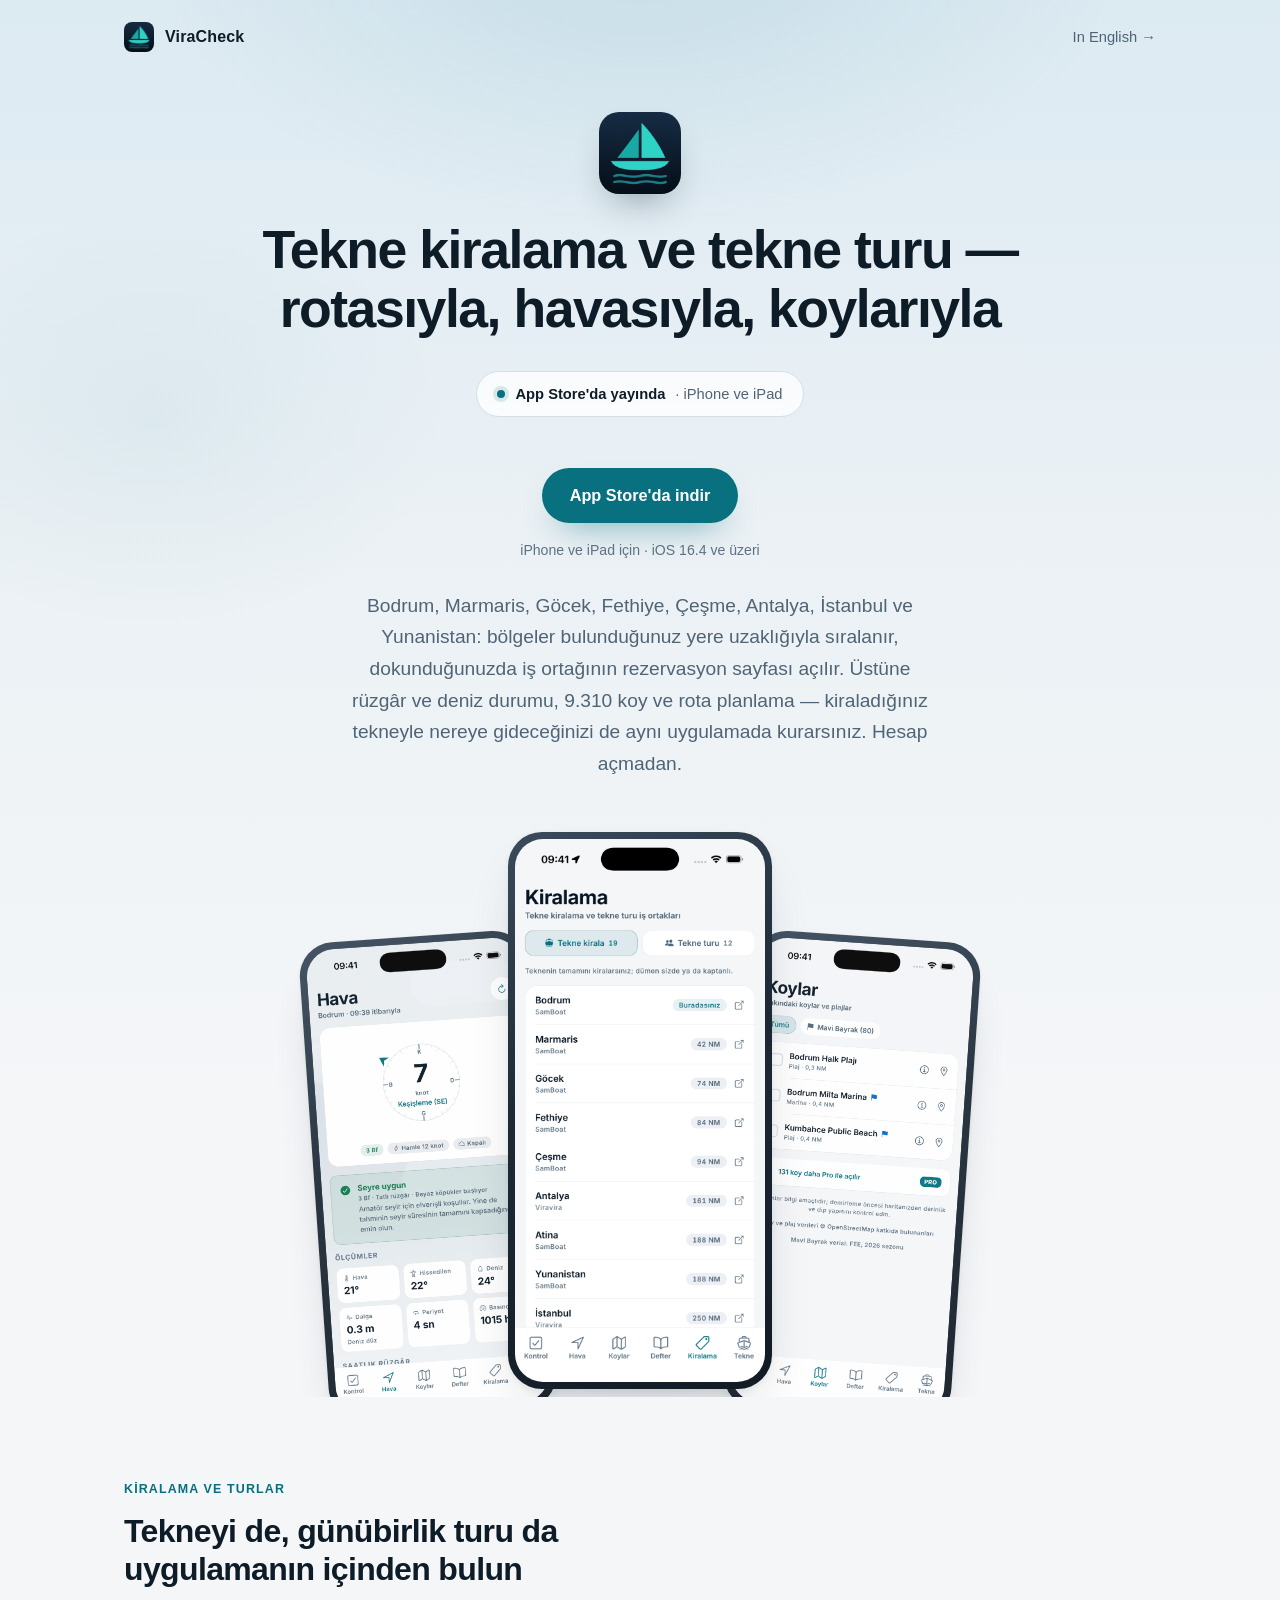
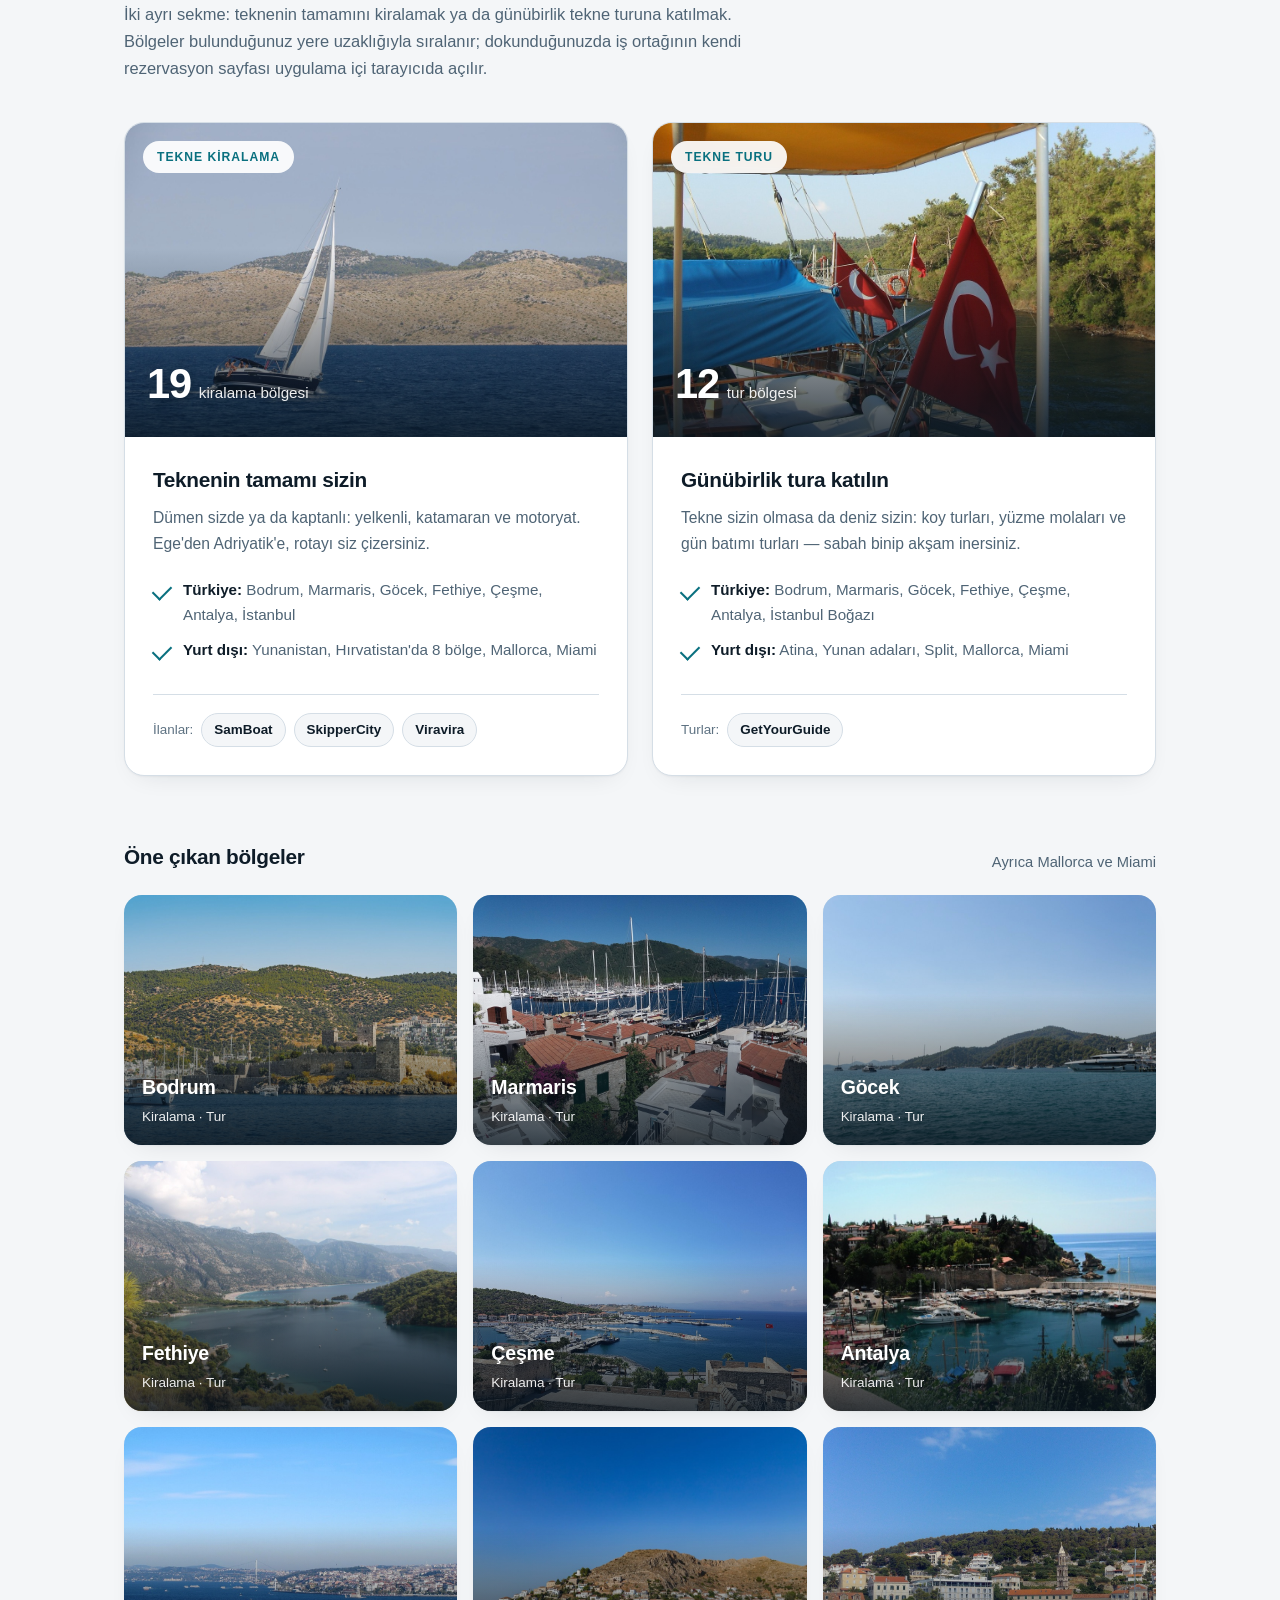
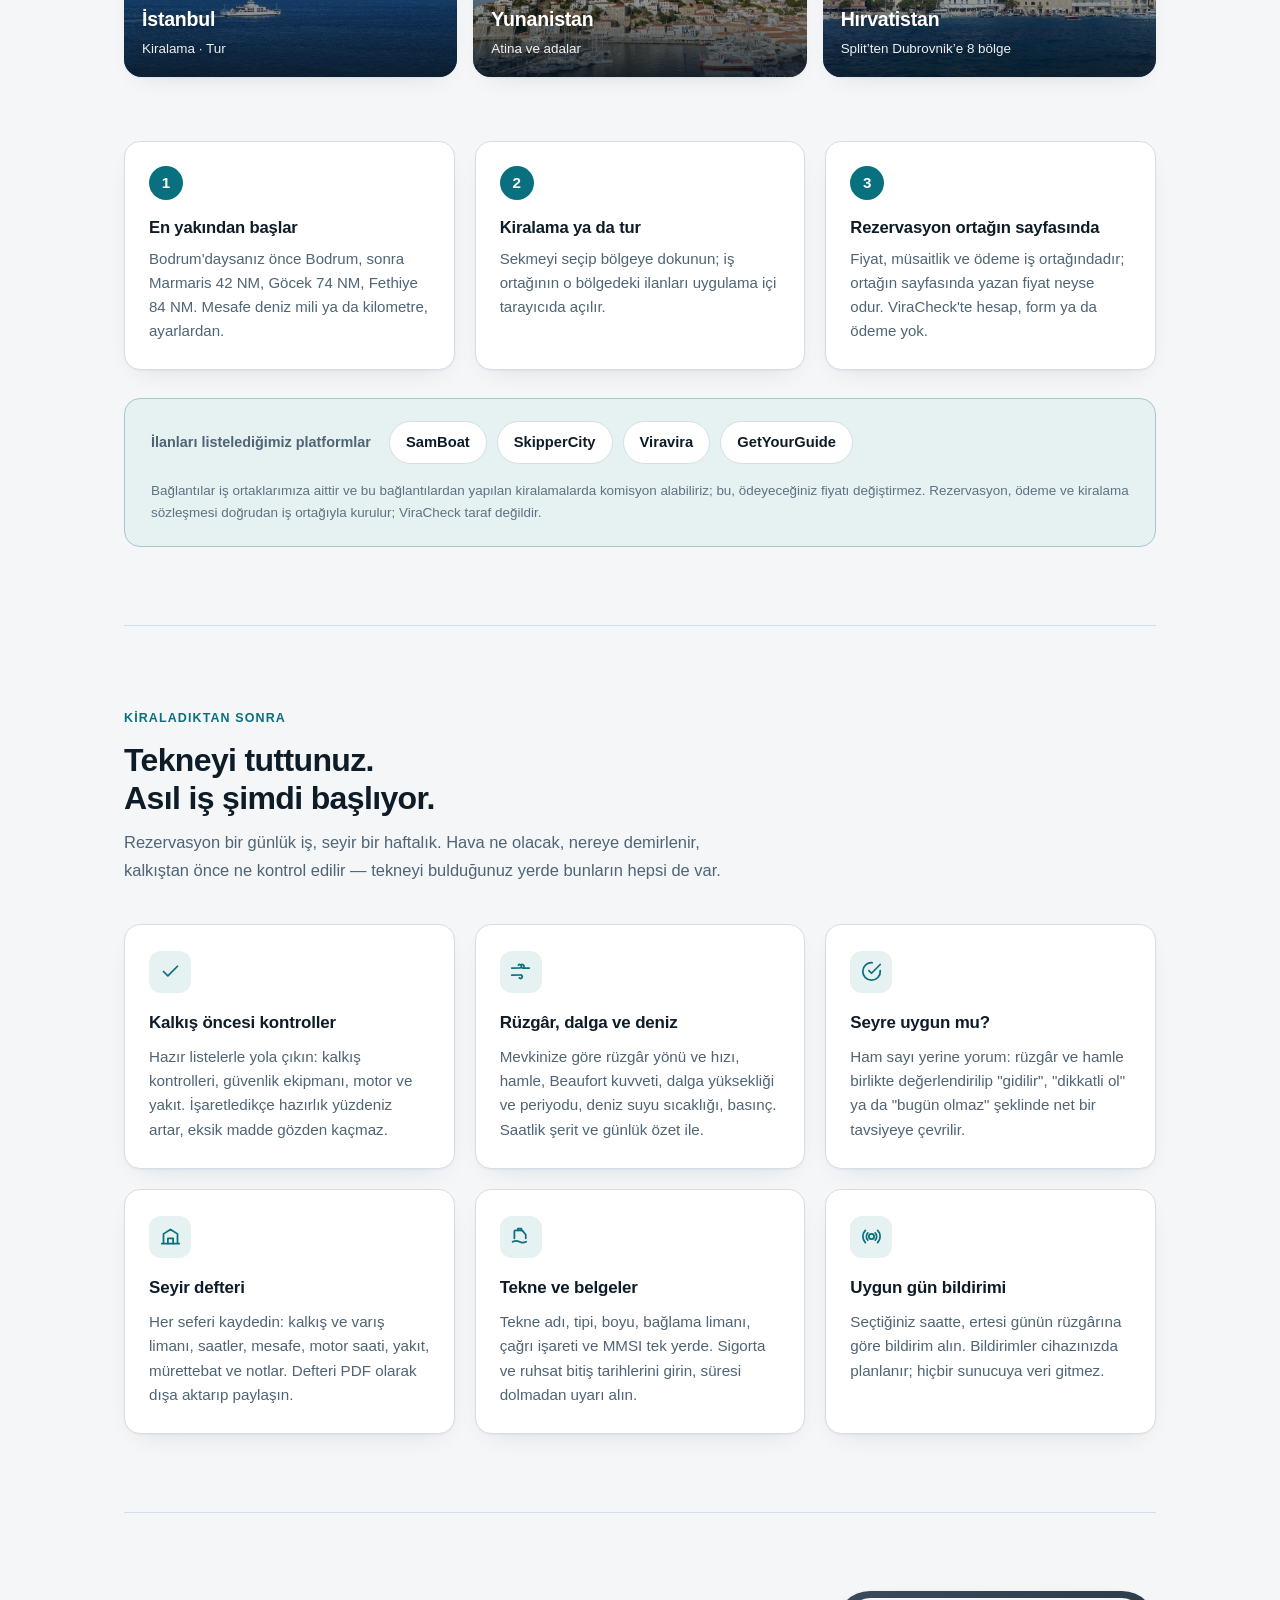
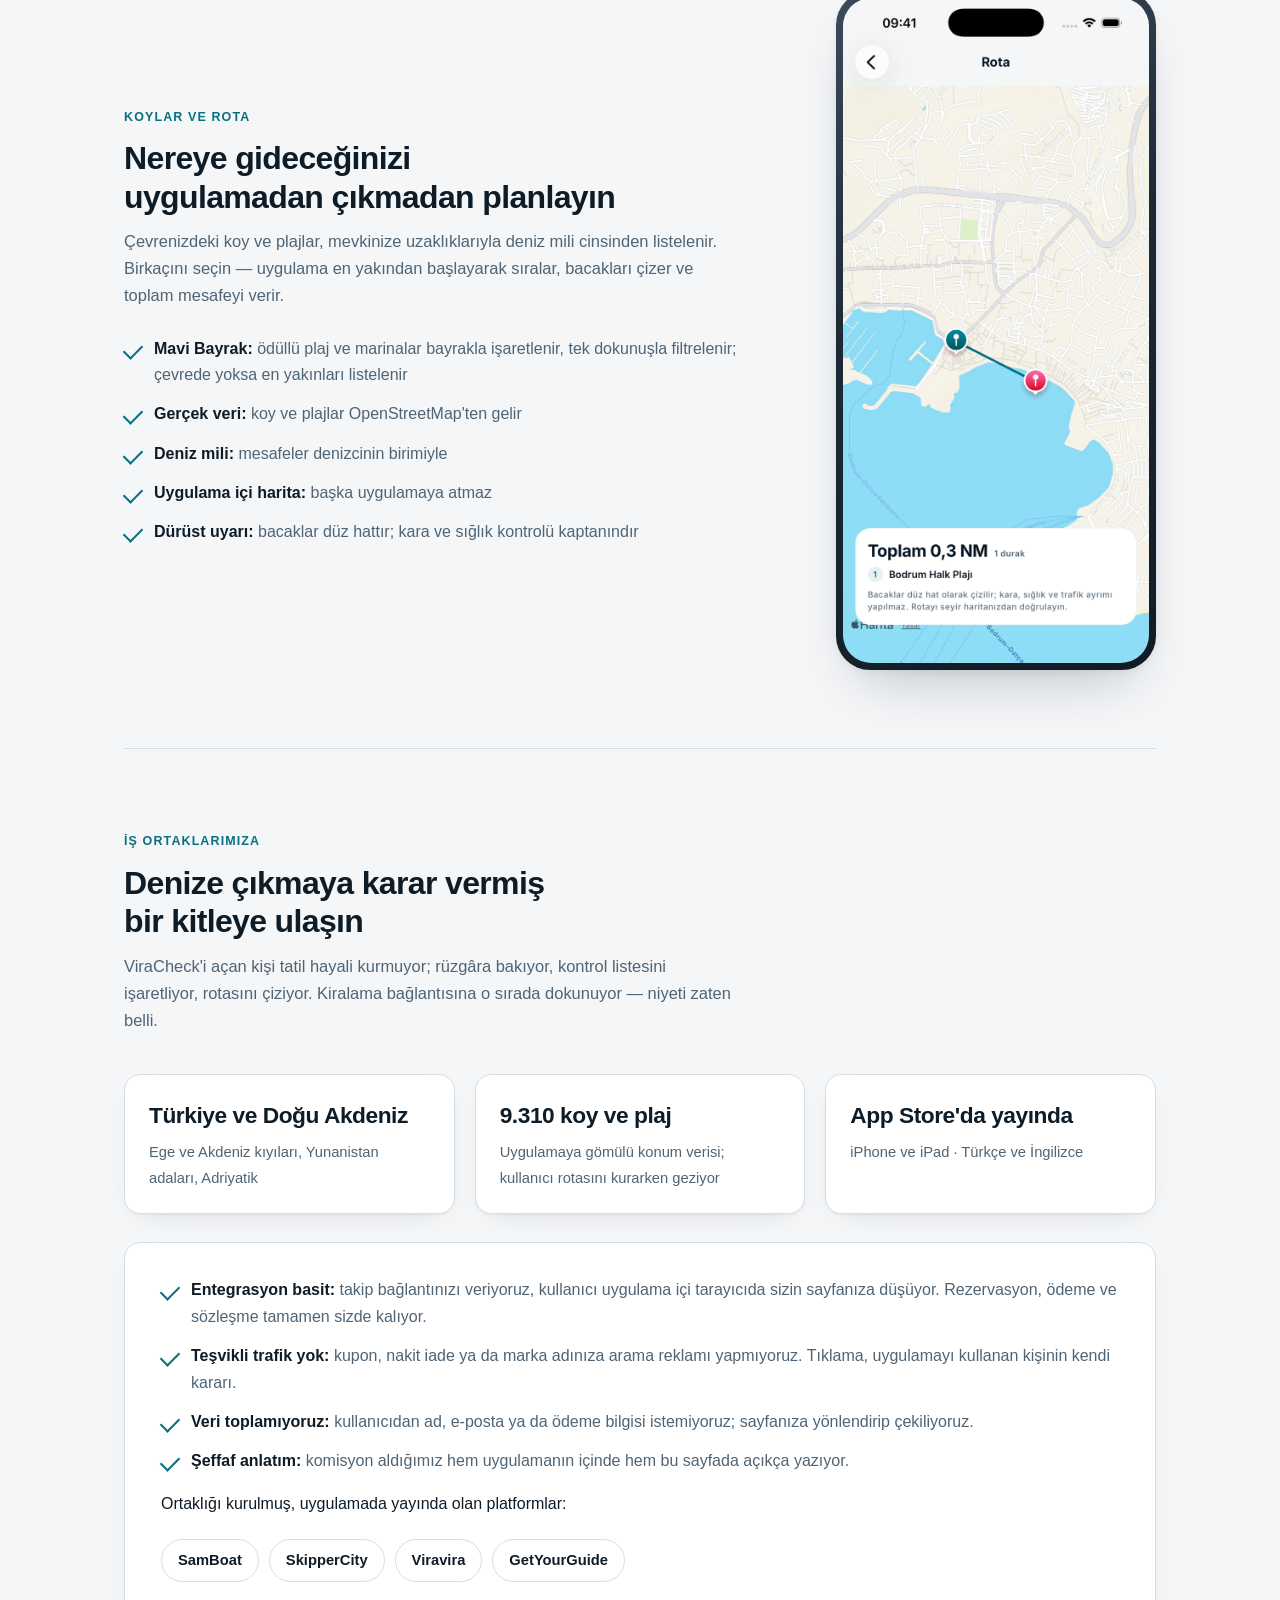
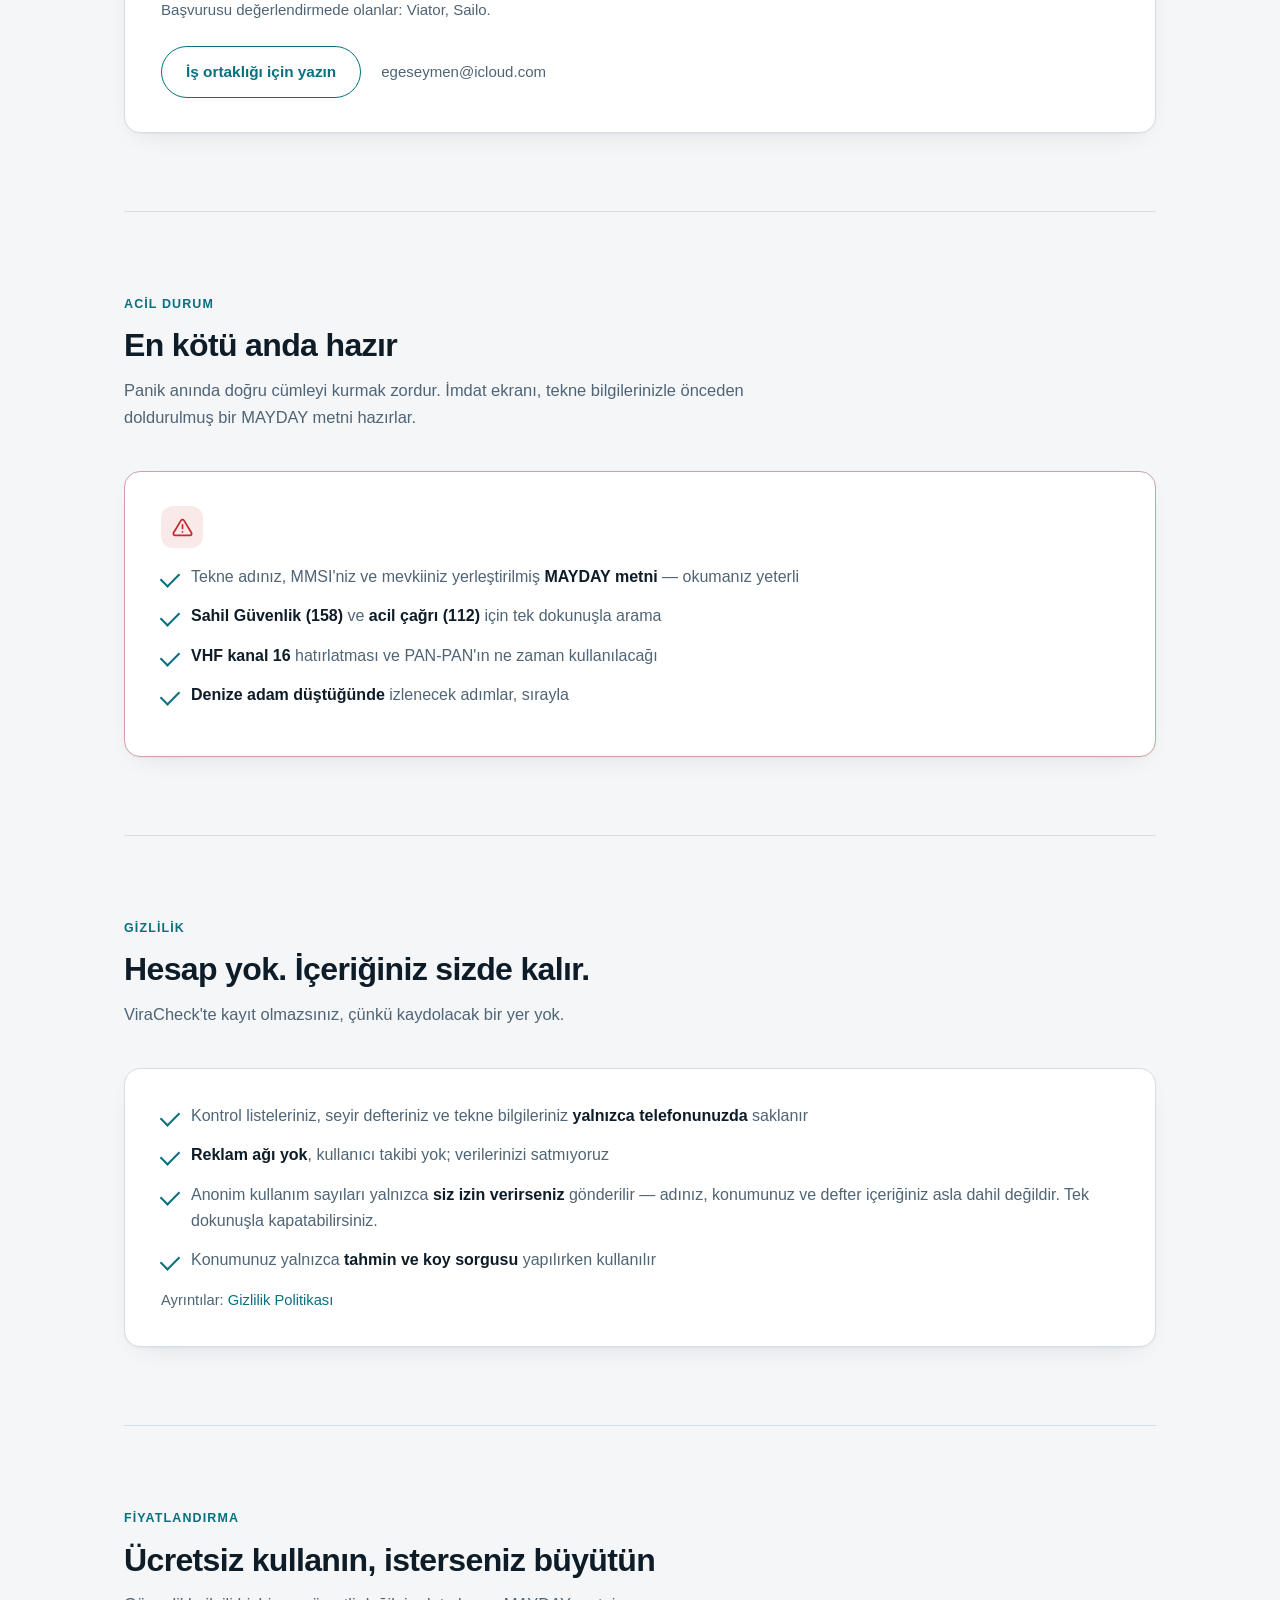
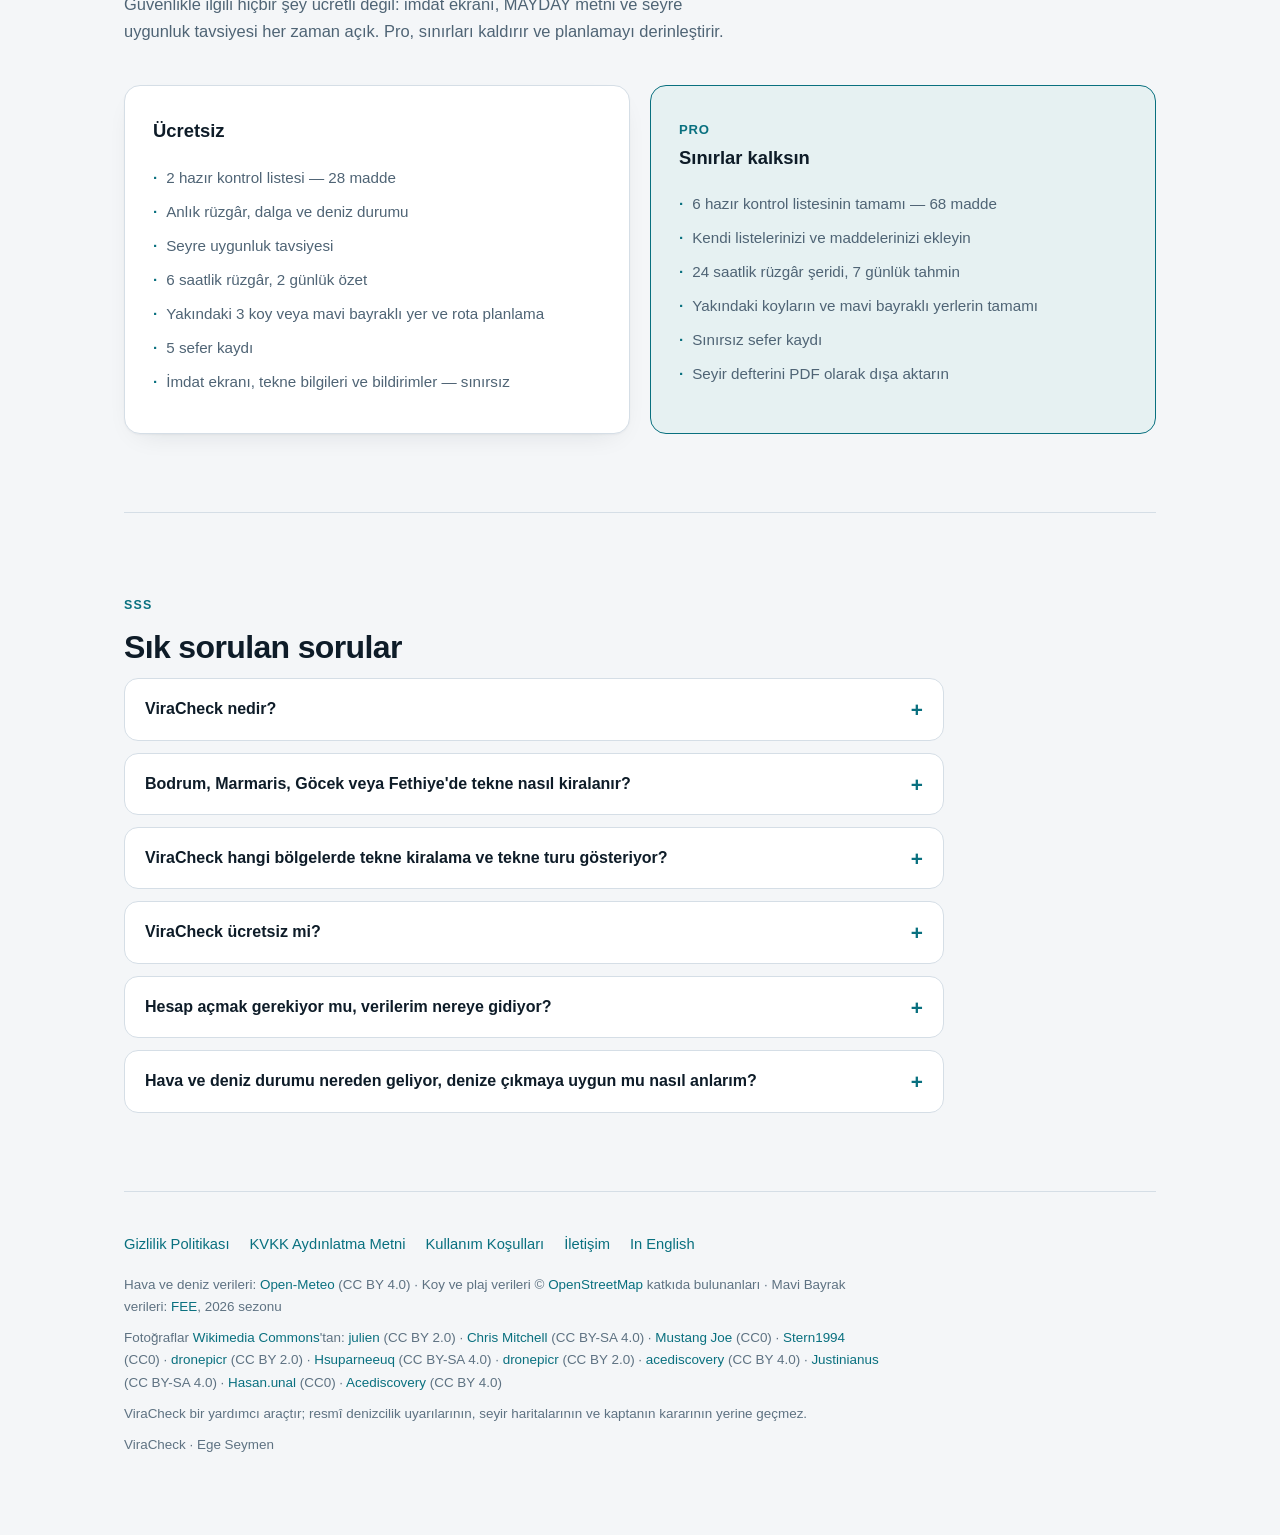
<file: index.html>
<!doctype html>
<html lang="tr">
<head>
<meta charset="utf-8">
<meta name="viewport" content="width=device-width, initial-scale=1">
<title>ViraCheck — Tekne Kiralama, Tekne Turu ve Seyir Asistanı</title>
<meta name="description" content="Ege ve Akdeniz'de tekne kiralama ve günübirlik tekne turu — bölgeler bulunduğunuz yere uzaklığıyla sıralanır. Üstüne rüzgâr ve deniz durumu, 9.310 koy, rota planlama ve kontrol listeleri. Hesap yok.">
<link rel="canonical" href="https://egesey.github.io/viracheck/">
<link rel="icon" href="favicon.png" type="image/png">
<link rel="apple-touch-icon" href="icon.png">
<meta name="theme-color" content="#F4F6F8">
<!-- Impact iş ortağı ağı site doğrulaması. -->
<meta name='impact-site-verification' value='7d20c3fe-10fc-4278-ba26-3518eeddc6a9'>
<meta property="og:title" content="ViraCheck — Tekne Kiralama, Tekne Turu ve Seyir Asistanı">
<meta property="og:description" content="Tekne kiralayın ya da günübirlik tura çıkın; rotayı, havayı ve koyları aynı uygulamada planlayın.">
<meta property="og:type" content="website">
<meta property="og:url" content="https://egesey.github.io/viracheck/">
<meta property="og:image" content="https://egesey.github.io/viracheck/icon.png">
<link rel="alternate" hreflang="tr" href="https://egesey.github.io/viracheck/">
<link rel="alternate" hreflang="en" href="https://egesey.github.io/viracheck/index-en.html">
<link rel="alternate" hreflang="x-default" href="https://egesey.github.io/viracheck/">
<link rel="sitemap" type="application/xml" href="sitemap.xml">
<meta property="og:site_name" content="ViraCheck">
<meta property="og:locale" content="tr_TR">
<meta property="og:locale:alternate" content="en_US">
<meta name="twitter:card" content="summary">
<meta name="apple-itunes-app" content="app-id=6806044930">
<script type="application/ld+json">
{
 "@context": "https://schema.org",
 "@graph": [
  {
   "@type": "WebSite",
   "@id": "https://egesey.github.io/viracheck/#website",
   "url": "https://egesey.github.io/viracheck/",
   "name": "ViraCheck",
   "inLanguage": [
    "tr",
    "en"
   ],
   "publisher": {
    "@id": "https://egesey.github.io/viracheck/#ege"
   }
  },
  {
   "@type": "Person",
   "@id": "https://egesey.github.io/viracheck/#ege",
   "name": "Ege Seymen",
   "email": "egeseymen@icloud.com"
  },
  {
   "@type": "MobileApplication",
   "@id": "https://egesey.github.io/viracheck/#app",
   "name": "ViraCheck",
   "description": "iPhone ve iPad için tekne kiralama, günübirlik tekne turu ve seyir asistanı: rüzgâr ve deniz durumu, 9.310 koy, rota planlama, kontrol listeleri, seyir defteri ve acil durum ekranı.",
   "url": "https://egesey.github.io/viracheck/",
   "downloadUrl": "https://apps.apple.com/tr/app/viracheck/id6806044930",
   "installUrl": "https://apps.apple.com/tr/app/viracheck/id6806044930",
   "sameAs": [
    "https://apps.apple.com/tr/app/viracheck/id6806044930",
    "https://apps.apple.com/us/app/viracheck/id6806044930"
   ],
   "image": "https://egesey.github.io/viracheck/icon.png",
   "screenshot": [
    "https://egesey.github.io/viracheck/screens/tr/kiralama.png",
    "https://egesey.github.io/viracheck/screens/tr/hava.png",
    "https://egesey.github.io/viracheck/screens/tr/koylar.png",
    "https://egesey.github.io/viracheck/screens/tr/rota.png",
    "https://egesey.github.io/viracheck/screens/tr/kontrol.png"
   ],
   "operatingSystem": "iOS 16.4 or later",
   "applicationCategory": "TravelApplication",
   "applicationSubCategory": "Boating & Navigation",
   "inLanguage": [
    "tr",
    "en"
   ],
   "featureList": [
    "Tekne kiralama (19 bölge)",
    "Günübirlik tekne turu (12 bölge)",
    "Rüzgâr, dalga ve deniz durumu",
    "Seyre uygunluk tavsiyesi",
    "9.310 koy ve plaj, Mavi Bayrak filtresi",
    "Rota planlama (deniz mili)",
    "Kalkış öncesi kontrol listeleri",
    "Seyir defteri ve PDF dışa aktarma",
    "MAYDAY metni ve acil durum ekranı",
    "Hesapsız kullanım"
   ],
   "author": {
    "@id": "https://egesey.github.io/viracheck/#ege"
   },
   "offers": {
    "@type": "Offer",
    "price": "0",
    "priceCurrency": "TRY",
    "category": "free"
   }
  },
  {
   "@type": "FAQPage",
   "@id": "https://egesey.github.io/viracheck/#sss",
   "inLanguage": "tr",
   "mainEntity": [
    {
     "@type": "Question",
     "name": "ViraCheck nedir?",
     "acceptedAnswer": {
      "@type": "Answer",
      "text": "ViraCheck, iPhone ve iPad için bir tekne kiralama, tekne turu ve seyir asistanı uygulamasıdır. Ege ve Akdeniz'de tekne kiralama ve günübirlik tekne turu bulmayı; rüzgâr ve deniz durumu, 9.310 koy ve plaj, rota planlama, kalkış öncesi kontrol listeleri, seyir defteri ve acil durum (MAYDAY) ekranıyla tek uygulamada birleştirir."
     }
    },
    {
     "@type": "Question",
     "name": "Bodrum, Marmaris, Göcek veya Fethiye'de tekne nasıl kiralanır?",
     "acceptedAnswer": {
      "@type": "Answer",
      "text": "ViraCheck'te Kiralama sekmesini açın. Bölgeler bulunduğunuz yere uzaklığıyla sıralanır; bir bölgeye dokunduğunuzda SamBoat, SkipperCity veya Viravira'nın o bölgedeki ilanları uygulama içi tarayıcıda açılır. Fiyat, müsaitlik, ödeme ve kiralama sözleşmesi doğrudan iş ortağıyla yapılır."
     }
    },
    {
     "@type": "Question",
     "name": "ViraCheck hangi bölgelerde tekne kiralama ve tekne turu gösteriyor?",
     "acceptedAnswer": {
      "@type": "Answer",
      "text": "19 kiralama bölgesi var: Türkiye'de Bodrum, Marmaris, Göcek, Fethiye, Çeşme, Antalya ve İstanbul; yurt dışında Yunanistan, Hırvatistan'da 8 bölge, Mallorca ve Miami. Günübirlik tekne turları (GetYourGuide) 12 bölgede: Bodrum, Marmaris, Göcek, Fethiye, Çeşme, Antalya, İstanbul Boğazı, Atina, Yunan adaları, Split, Mallorca ve Miami."
     }
    },
    {
     "@type": "Question",
     "name": "ViraCheck ücretsiz mi?",
     "acceptedAnswer": {
      "@type": "Answer",
      "text": "Evet, indirmesi ve temel kullanımı ücretsizdir. İmdat ekranı, MAYDAY metni ve seyre uygunluk tavsiyesi gibi güvenlikle ilgili özellikler her zaman ücretsizdir. İsteğe bağlı Pro abonelik 7 günlük tahmin, tüm kontrol listeleri, tüm yakın koylar, sınırsız sefer kaydı ve PDF seyir defteri ekler."
     }
    },
    {
     "@type": "Question",
     "name": "Hesap açmak gerekiyor mu, verilerim nereye gidiyor?",
     "acceptedAnswer": {
      "@type": "Answer",
      "text": "Hesap yoktur. Kontrol listeleri, seyir defteri ve tekne bilgileri yalnızca telefonda saklanır. Reklam ağı ve kullanıcı takibi yoktur; konum yalnızca hava tahmini ve koy sorgusu için kullanılır."
     }
    },
    {
     "@type": "Question",
     "name": "Hava ve deniz durumu nereden geliyor, denize çıkmaya uygun mu nasıl anlarım?",
     "acceptedAnswer": {
      "@type": "Answer",
      "text": "Rüzgâr, hamle, dalga ve deniz suyu sıcaklığı Open-Meteo'dan, koy ve plajlar OpenStreetMap'ten gelir. Uygulama rüzgârı ve hamleyi birlikte değerlendirip \"gidilir\", \"dikkatli ol\" ya da \"bugün olmaz\" şeklinde tavsiye verir. ViraCheck yardımcı bir araçtır; resmî denizcilik uyarılarının ve kaptanın kararının yerine geçmez."
     }
    }
   ]
  }
 ]
}
</script>
<link rel="stylesheet" href="site.css?v=9">
</head>
<body>

<div class="hero">
  <div class="wrap">
    <nav class="nav">
      <span class="brand"><img src="icon.png" alt=""> ViraCheck</span>
      <a href="index-en.html">In English →</a>
    </nav>

    <div class="hero-inner">
      <img class="mark" src="icon.png" alt="ViraCheck uygulama simgesi" width="82" height="82">
      <h1>Tekne kiralama ve tekne turu —<br>rotasıyla, havasıyla, koylarıyla</h1>
      <p class="pill"><span class="dot"></span><b>App Store'da yayında</b> · iPhone ve iPad</p>
      <!--
        Tam kanonik adres (ülke + ad + kimlik) kullanılıyor. Kısa "/app/id…"
        biçimi macOS'ta App Store uygulamasına devredilince çözülemeyip hata
        veriyordu; ViraCheck iPhone ve iPad uygulaması, Mac'te listelenmiyor.
      -->
      <p><a class="store-btn" href="https://apps.apple.com/tr/app/viracheck/id6806044930" target="_blank" rel="noopener">App Store'da indir</a></p>
      <p class="store-not">iPhone ve iPad için · iOS 16.4 ve üzeri</p>
      <p class="lead">
        Bodrum, Marmaris, Göcek, Fethiye, Çeşme, Antalya, İstanbul ve Yunanistan:
        bölgeler bulunduğunuz yere uzaklığıyla sıralanır, dokunduğunuzda iş
        ortağının rezervasyon sayfası açılır. Üstüne rüzgâr ve deniz durumu,
        9.310 koy ve rota planlama — kiraladığınız tekneyle nereye gideceğinizi
        de aynı uygulamada kurarsınız. Hesap açmadan.
      </p>

      <!--
        Ortadaki telefon sayfanın vaadini taşıyor. Kiralama asıl gelir kaynağı
        olduğu için merkeze o alındı; hava ve koylar yanlarda, uygulamanın
        kiralamadan sonrasını da çözdüğünü gösteriyor.
      -->
      <div class="stage">
        <div class="phone side left">
          <img src="screens/tr/hava.png" alt="Hava ekranı: rüzgâr gülü, Beaufort kuvveti ve deniz durumu" width="720" height="1565">
        </div>
        <div class="phone center">
          <img src="screens/tr/kiralama.png" alt="Kiralama ekranı: Bodrum, Marmaris, Göcek ve Fethiye bölgeleri, mevkiye uzaklıklarıyla" width="720" height="1565">
        </div>
        <div class="phone side right">
          <img src="screens/tr/koylar.png?v=2" alt="Koylar ekranı: yakındaki koy, plaj ve mavi bayraklı marinalar, mesafeleriyle" width="720" height="1565">
        </div>
      </div>
    </div>
  </div>
</div>

<div class="wrap">

<section id="kiralama">
  <p class="eyebrow">Kiralama ve turlar</p>
  <h2>Tekneyi de, günübirlik turu da<br>uygulamanın içinden bulun</h2>
  <p class="sub">
    İki ayrı sekme: teknenin tamamını kiralamak ya da günübirlik tekne turuna
    katılmak. Bölgeler bulunduğunuz yere uzaklığıyla sıralanır; dokunduğunuzda
    iş ortağının kendi rezervasyon sayfası uygulama içi tarayıcıda açılır.
  </p>

  <div class="offers">
    <article class="offer">
      <div class="offer-media">
        <img src="img/kiralama-yelken.jpg" alt="Kornati takımadalarında yelken açmış bir yat" width="1400" height="929" loading="lazy">
        <span class="offer-tag">Tekne kiralama</span>
        <p class="offer-count"><b>19</b><span>kiralama bölgesi</span></p>
      </div>
      <div class="offer-body">
        <h3>Teknenin tamamı sizin</h3>
        <p>Dümen sizde ya da kaptanlı: yelkenli, katamaran ve motoryat. Ege'den Adriyatik'e, rotayı siz çizersiniz.</p>
        <ul class="checks">
          <li><strong>Türkiye:</strong> Bodrum, Marmaris, Göcek, Fethiye, Çeşme, Antalya, İstanbul</li>
          <li><strong>Yurt dışı:</strong> Yunanistan, Hırvatistan'da 8 bölge, Mallorca, Miami</li>
        </ul>
        <div class="offer-partners"><span>İlanlar:</span><span class="chip">SamBoat</span><span class="chip">SkipperCity</span><span class="chip">Viravira</span></div>
      </div>
    </article>

    <article class="offer">
      <div class="offer-media">
        <img src="img/kiralama-gulet.jpg" alt="Bodrum'da bir guletin güvertesi, Türk bayrakları ve gölgelik" width="1200" height="900" loading="lazy">
        <span class="offer-tag">Tekne turu</span>
        <p class="offer-count"><b>12</b><span>tur bölgesi</span></p>
      </div>
      <div class="offer-body">
        <h3>Günübirlik tura katılın</h3>
        <p>Tekne sizin olmasa da deniz sizin: koy turları, yüzme molaları ve gün batımı turları — sabah binip akşam inersiniz.</p>
        <ul class="checks">
          <li><strong>Türkiye:</strong> Bodrum, Marmaris, Göcek, Fethiye, Çeşme, Antalya, İstanbul Boğazı</li>
          <li><strong>Yurt dışı:</strong> Atina, Yunan adaları, Split, Mallorca, Miami</li>
        </ul>
        <div class="offer-partners"><span>Turlar:</span><span class="chip">GetYourGuide</span></div>
      </div>
    </article>
  </div>

  <div class="regions-head">
    <h3>Öne çıkan bölgeler</h3>
    <p>Ayrıca Mallorca ve Miami</p>
  </div>
  <div class="region-grid">
    <figure class="region">
      <img src="img/bolge-bodrum.jpg" alt="Bodrum Kalesi ve limanı" width="1000" height="667" loading="lazy">
      <figcaption><b>Bodrum</b><span>Kiralama · Tur</span></figcaption>
    </figure>
    <figure class="region">
      <img src="img/bolge-marmaris.jpg" alt="Marmaris marinasına yukarıdan bakış" width="1000" height="750" loading="lazy">
      <figcaption><b>Marmaris</b><span>Kiralama · Tur</span></figcaption>
    </figure>
    <figure class="region">
      <img src="img/bolge-gocek.jpg" alt="Göcek Körfezi'nde demirli yatlar" width="1000" height="666" loading="lazy">
      <figcaption><b>Göcek</b><span>Kiralama · Tur</span></figcaption>
    </figure>
    <figure class="region">
      <img src="img/bolge-fethiye.jpg" alt="Fethiye Ölüdeniz lagünü" width="1000" height="666" loading="lazy">
      <figcaption><b>Fethiye</b><span>Kiralama · Tur</span></figcaption>
    </figure>
    <figure class="region">
      <img src="img/bolge-cesme.jpg" alt="Çeşme Kalesi burçlarından yat limanı" width="1000" height="750" loading="lazy">
      <figcaption><b>Çeşme</b><span>Kiralama · Tur</span></figcaption>
    </figure>
    <figure class="region">
      <img src="img/bolge-antalya.jpg" alt="Antalya Kaleiçi Yat Limanı" width="1000" height="561" loading="lazy">
      <figcaption><b>Antalya</b><span>Kiralama · Tur</span></figcaption>
    </figure>
    <figure class="region">
      <img src="img/bolge-istanbul.jpg" alt="İstanbul Boğazı, Kız Kulesi ve köprü" width="1000" height="699" loading="lazy">
      <figcaption><b>İstanbul</b><span>Kiralama · Tur</span></figcaption>
    </figure>
    <figure class="region">
      <img src="img/bolge-yunanistan.jpg" alt="Yunanistan, Hydra adasının limanı" width="1000" height="666" loading="lazy">
      <figcaption><b>Yunanistan</b><span>Atina ve adalar</span></figcaption>
    </figure>
    <figure class="region">
      <img src="img/bolge-hirvatistan.jpg" alt="Hırvatistan, limandan Hvar kasabası" width="1000" height="750" loading="lazy">
      <figcaption><b>Hırvatistan</b><span>Split’ten Dubrovnik’e 8 bölge</span></figcaption>
    </figure>
  </div>

  <div class="steps">
    <div class="step">
      <div class="step-no">1</div>
      <h4>En yakından başlar</h4>
      <p>Bodrum'daysanız önce Bodrum, sonra Marmaris 42 NM, Göcek 74 NM, Fethiye 84 NM. Mesafe deniz mili ya da kilometre, ayarlardan.</p>
    </div>
    <div class="step">
      <div class="step-no">2</div>
      <h4>Kiralama ya da tur</h4>
      <p>Sekmeyi seçip bölgeye dokunun; iş ortağının o bölgedeki ilanları uygulama içi tarayıcıda açılır.</p>
    </div>
    <div class="step">
      <div class="step-no">3</div>
      <h4>Rezervasyon ortağın sayfasında</h4>
      <p>Fiyat, müsaitlik ve ödeme iş ortağındadır; ortağın sayfasında yazan fiyat neyse odur. ViraCheck'te hesap, form ya da ödeme yok.</p>
    </div>
  </div>

  <div class="partner-strip">
    <span>İlanları listelediğimiz platformlar</span>
    <ul class="brands">
      <li><b>SamBoat</b></li>
      <li><b>SkipperCity</b></li>
      <li><b>Viravira</b></li>
      <li><b>GetYourGuide</b></li>
    </ul>
    <p class="fine">
      Bağlantılar iş ortaklarımıza aittir ve bu bağlantılardan yapılan kiralamalarda
      komisyon alabiliriz; bu, ödeyeceğiniz fiyatı değiştirmez. Rezervasyon, ödeme ve
      kiralama sözleşmesi doğrudan iş ortağıyla kurulur; ViraCheck taraf değildir.
    </p>
  </div>
</section>

<section id="ozellikler">
  <p class="eyebrow">Kiraladıktan sonra</p>
  <h2>Tekneyi tuttunuz.<br>Asıl iş şimdi başlıyor.</h2>
  <p class="sub">
    Rezervasyon bir günlük iş, seyir bir haftalık. Hava ne olacak, nereye
    demirlenir, kalkıştan önce ne kontrol edilir — tekneyi bulduğunuz yerde
    bunların hepsi de var.
  </p>

  <div class="grid">
    <div class="feature">
      <div class="icon"><svg viewBox="0 0 24 24"><path d="M20 6 9 17l-5-5"/></svg></div>
      <h3>Kalkış öncesi kontroller</h3>
      <p>
        Hazır listelerle yola çıkın: kalkış kontrolleri, güvenlik ekipmanı,
        motor ve yakıt. İşaretledikçe hazırlık yüzdeniz artar, eksik madde
        gözden kaçmaz.
      </p>
    </div>

    <div class="feature">
      <div class="icon"><svg viewBox="0 0 24 24"><path d="M9.6 4.6A2 2 0 1 1 11 8H2m8.6 11.4A2 2 0 1 0 12 16H2m10.6-11.4A2 2 0 1 1 14 8h8"/></svg></div>
      <h3>Rüzgâr, dalga ve deniz</h3>
      <p>
        Mevkinize göre rüzgâr yönü ve hızı, hamle, Beaufort kuvveti, dalga
        yüksekliği ve periyodu, deniz suyu sıcaklığı, basınç. Saatlik şerit ve
        günlük özet ile.
      </p>
    </div>

    <div class="feature">
      <div class="icon"><svg viewBox="0 0 24 24"><path d="M22 11.1A10 10 0 1 1 12.9 2"/><path d="m9 11 3 3L22 4"/></svg></div>
      <h3>Seyre uygun mu?</h3>
      <p>
        Ham sayı yerine yorum: rüzgâr ve hamle birlikte değerlendirilip
        "gidilir", "dikkatli ol" ya da "bugün olmaz" şeklinde net bir tavsiyeye
        çevrilir.
      </p>
    </div>

    <div class="feature">
      <div class="icon"><svg viewBox="0 0 24 24"><path d="M2 20h20M4 20V9l8-5 8 5v11"/><path d="M9 20v-6h6v6"/></svg></div>
      <h3>Seyir defteri</h3>
      <p>
        Her seferi kaydedin: kalkış ve varış limanı, saatler, mesafe, motor
        saati, yakıt, mürettebat ve notlar. Defteri PDF olarak dışa aktarıp
        paylaşın.
      </p>
    </div>

    <div class="feature">
      <div class="icon"><svg viewBox="0 0 24 24"><path d="M3 18s2-1 4.5-1 4 2 6.5 2 4.5-1 4.5-1"/><path d="M5 14V6a1 1 0 0 1 1-1h8l4 5v4"/><path d="M9 5V3h4v2"/></svg></div>
      <h3>Tekne ve belgeler</h3>
      <p>
        Tekne adı, tipi, boyu, bağlama limanı, çağrı işareti ve MMSI tek yerde.
        Sigorta ve ruhsat bitiş tarihlerini girin, süresi dolmadan uyarı alın.
      </p>
    </div>

    <div class="feature">
      <div class="icon"><svg viewBox="0 0 24 24"><circle cx="12" cy="12" r="3"/><path d="M16.2 7.8a6 6 0 0 1 0 8.4M7.8 16.2a6 6 0 0 1 0-8.4M19 5a10 10 0 0 1 0 14M5 19A10 10 0 0 1 5 5"/></svg></div>
      <h3>Uygun gün bildirimi</h3>
      <p>
        Seçtiğiniz saatte, ertesi günün rüzgârına göre bildirim alın. Bildirimler
        cihazınızda planlanır; hiçbir sunucuya veri gitmez.
      </p>
    </div>
  </div>
</section>

<section id="koylar">
  <div class="split">
    <div>
      <p class="eyebrow">Koylar ve rota</p>
      <h2>Nereye gideceğinizi<br>uygulamadan çıkmadan planlayın</h2>
      <p class="sub" style="margin-bottom:0">
        Çevrenizdeki koy ve plajlar, mevkinize uzaklıklarıyla deniz mili
        cinsinden listelenir. Birkaçını seçin — uygulama en yakından başlayarak
        sıralar, bacakları çizer ve toplam mesafeyi verir.
      </p>
      <ul class="checks">
        <li><strong>Mavi Bayrak:</strong> ödüllü plaj ve marinalar bayrakla işaretlenir, tek dokunuşla filtrelenir; çevrede yoksa en yakınları listelenir</li>
        <li><strong>Gerçek veri:</strong> koy ve plajlar OpenStreetMap'ten gelir</li>
        <li><strong>Deniz mili:</strong> mesafeler denizcinin birimiyle</li>
        <li><strong>Uygulama içi harita:</strong> başka uygulamaya atmaz</li>
        <li><strong>Dürüst uyarı:</strong> bacaklar düz hattır; kara ve sığlık kontrolü kaptanındır</li>
      </ul>
    </div>
    <div class="phone">
      <img src="screens/tr/rota.png" alt="Rota ekranı: seçilen koylar arasında çizilmiş rota ve toplam mesafe" width="720" height="1565" loading="lazy">
    </div>
  </div>
</section>


<section id="ortaklik">
  <p class="eyebrow">İş ortaklarımıza</p>
  <h2>Denize çıkmaya karar vermiş<br>bir kitleye ulaşın</h2>
  <p class="sub">
    ViraCheck'i açan kişi tatil hayali kurmuyor; rüzgâra bakıyor, kontrol
    listesini işaretliyor, rotasını çiziyor. Kiralama bağlantısına o sırada
    dokunuyor — niyeti zaten belli.
  </p>

  <div class="partner-grid">
    <div class="stat">
      <b>Türkiye ve Doğu Akdeniz</b>
      <span>Ege ve Akdeniz kıyıları, Yunanistan adaları, Adriyatik</span>
    </div>
    <div class="stat">
      <b>9.310 koy ve plaj</b>
      <span>Uygulamaya gömülü konum verisi; kullanıcı rotasını kurarken geziyor</span>
    </div>
    <div class="stat">
      <b>App Store'da yayında</b>
      <span>iPhone ve iPad · Türkçe ve İngilizce</span>
    </div>
  </div>

  <div class="panel" style="margin-top:28px">
    <ul class="checks" style="margin-top:0">
      <li><strong>Entegrasyon basit:</strong> takip bağlantınızı veriyoruz, kullanıcı uygulama içi tarayıcıda sizin sayfanıza düşüyor. Rezervasyon, ödeme ve sözleşme tamamen sizde kalıyor.</li>
      <li><strong>Teşvikli trafik yok:</strong> kupon, nakit iade ya da marka adınıza arama reklamı yapmıyoruz. Tıklama, uygulamayı kullanan kişinin kendi kararı.</li>
      <li><strong>Veri toplamıyoruz:</strong> kullanıcıdan ad, e-posta ya da ödeme bilgisi istemiyoruz; sayfanıza yönlendirip çekiliyoruz.</li>
      <li><strong>Şeffaf anlatım:</strong> komisyon aldığımız hem uygulamanın içinde hem bu sayfada açıkça yazıyor.</li>
    </ul>
    <p style="margin:16px 0 0">Ortaklığı kurulmuş, uygulamada yayında olan platformlar:</p>
    <ul class="brands">
      <li><b>SamBoat</b></li>
      <li><b>SkipperCity</b></li>
      <li><b>Viravira</b></li>
      <li><b>GetYourGuide</b></li>
    </ul>
    <p style="margin:16px 0 0;font-size:.94rem;color:var(--muted)">Başvurusu değerlendirmede olanlar: Viator, Sailo.</p>
    <div class="partner-cta">
      <a class="btn-ghost" href="mailto:egeseymen@icloud.com?subject=ViraCheck%20--%20is%20ortakligi">İş ortaklığı için yazın</a>
      <span style="color:var(--muted);font-size:.94rem">egeseymen@icloud.com</span>
    </div>
  </div>
</section>

<section id="imdat">
  <p class="eyebrow">Acil durum</p>
  <h2>En kötü anda hazır</h2>
  <p class="sub">
    Panik anında doğru cümleyi kurmak zordur. İmdat ekranı, tekne
    bilgilerinizle önceden doldurulmuş bir MAYDAY metni hazırlar.
  </p>
  <div class="panel alert">
    <div class="icon"><svg viewBox="0 0 24 24"><path d="M12 9v4m0 4h.01M10.3 3.9 1.8 18a2 2 0 0 0 1.7 3h17a2 2 0 0 0 1.7-3L13.7 3.9a2 2 0 0 0-3.4 0Z"/></svg></div>
    <ul class="checks" style="margin-top:0">
      <li>Tekne adınız, MMSI'niz ve mevkiiniz yerleştirilmiş <strong>MAYDAY metni</strong> — okumanız yeterli</li>
      <li><strong>Sahil Güvenlik (158)</strong> ve <strong>acil çağrı (112)</strong> için tek dokunuşla arama</li>
      <li><strong>VHF kanal 16</strong> hatırlatması ve PAN-PAN'ın ne zaman kullanılacağı</li>
      <li><strong>Denize adam düştüğünde</strong> izlenecek adımlar, sırayla</li>
    </ul>
  </div>
</section>

<section id="gizlilik">
  <p class="eyebrow">Gizlilik</p>
  <h2>Hesap yok. İçeriğiniz sizde kalır.</h2>
  <p class="sub">
    ViraCheck'te kayıt olmazsınız, çünkü kaydolacak bir yer yok.
  </p>
  <div class="panel">
    <ul class="checks" style="margin-top:0">
      <li>Kontrol listeleriniz, seyir defteriniz ve tekne bilgileriniz <strong>yalnızca telefonunuzda</strong> saklanır</li>
      <li><strong>Reklam ağı yok</strong>, kullanıcı takibi yok; verilerinizi satmıyoruz</li>
      <li>Anonim kullanım sayıları yalnızca <strong>siz izin verirseniz</strong> gönderilir — adınız, konumunuz ve defter içeriğiniz asla dahil değildir. Tek dokunuşla kapatabilirsiniz.</li>
      <li>Konumunuz yalnızca <strong>tahmin ve koy sorgusu</strong> yapılırken kullanılır</li>
    </ul>
    <p style="margin:14px 0 0;font-size:.92rem;color:var(--muted)">
      Ayrıntılar: <a href="privacy-tr.html">Gizlilik Politikası</a>
    </p>
  </div>
</section>

<section id="fiyat">
  <p class="eyebrow">Fiyatlandırma</p>
  <h2>Ücretsiz kullanın, isterseniz büyütün</h2>
  <p class="sub">
    Güvenlikle ilgili hiçbir şey ücretli değil: imdat ekranı, MAYDAY metni ve
    seyre uygunluk tavsiyesi her zaman açık. Pro, sınırları kaldırır ve
    planlamayı derinleştirir.
  </p>
  <div class="plans">
    <div class="plan">
      <h3>Ücretsiz</h3>
      <ul>
        <li>2 hazır kontrol listesi — 28 madde</li>
        <li>Anlık rüzgâr, dalga ve deniz durumu</li>
        <li>Seyre uygunluk tavsiyesi</li>
        <li>6 saatlik rüzgâr, 2 günlük özet</li>
        <li>Yakındaki 3 koy veya mavi bayraklı yer ve rota planlama</li>
        <li>5 sefer kaydı</li>
        <li>İmdat ekranı, tekne bilgileri ve bildirimler — sınırsız</li>
      </ul>
    </div>
    <div class="plan pro">
      <span class="tag">Pro</span>
      <h3>Sınırlar kalksın</h3>
      <ul>
        <li>6 hazır kontrol listesinin tamamı — 68 madde</li>
        <li>Kendi listelerinizi ve maddelerinizi ekleyin</li>
        <li>24 saatlik rüzgâr şeridi, 7 günlük tahmin</li>
        <li>Yakındaki koyların ve mavi bayraklı yerlerin tamamı</li>
        <li>Sınırsız sefer kaydı</li>
        <li>Seyir defterini PDF olarak dışa aktarın</li>
      </ul>
    </div>
  </div>
</section>

<section id="sss">
  <p class="eyebrow">SSS</p>
  <h2>Sık sorulan sorular</h2>
  <div class="faq">
    <details class="faq-item">
      <summary>ViraCheck nedir?</summary>
      <p>ViraCheck, iPhone ve iPad için bir tekne kiralama, tekne turu ve seyir asistanı uygulamasıdır. Ege ve Akdeniz'de tekne kiralama ve günübirlik tekne turu bulmayı; rüzgâr ve deniz durumu, 9.310 koy ve plaj, rota planlama, kalkış öncesi kontrol listeleri, seyir defteri ve acil durum (MAYDAY) ekranıyla tek uygulamada birleştirir.</p>
    </details>
    <details class="faq-item">
      <summary>Bodrum, Marmaris, Göcek veya Fethiye'de tekne nasıl kiralanır?</summary>
      <p>ViraCheck'te Kiralama sekmesini açın. Bölgeler bulunduğunuz yere uzaklığıyla sıralanır; bir bölgeye dokunduğunuzda SamBoat, SkipperCity veya Viravira'nın o bölgedeki ilanları uygulama içi tarayıcıda açılır. Fiyat, müsaitlik, ödeme ve kiralama sözleşmesi doğrudan iş ortağıyla yapılır.</p>
    </details>
    <details class="faq-item">
      <summary>ViraCheck hangi bölgelerde tekne kiralama ve tekne turu gösteriyor?</summary>
      <p>19 kiralama bölgesi var: Türkiye'de Bodrum, Marmaris, Göcek, Fethiye, Çeşme, Antalya ve İstanbul; yurt dışında Yunanistan, Hırvatistan'da 8 bölge, Mallorca ve Miami. Günübirlik tekne turları (GetYourGuide) 12 bölgede: Bodrum, Marmaris, Göcek, Fethiye, Çeşme, Antalya, İstanbul Boğazı, Atina, Yunan adaları, Split, Mallorca ve Miami.</p>
    </details>
    <details class="faq-item">
      <summary>ViraCheck ücretsiz mi?</summary>
      <p>Evet, indirmesi ve temel kullanımı ücretsizdir. İmdat ekranı, MAYDAY metni ve seyre uygunluk tavsiyesi gibi güvenlikle ilgili özellikler her zaman ücretsizdir. İsteğe bağlı Pro abonelik 7 günlük tahmin, tüm kontrol listeleri, tüm yakın koylar, sınırsız sefer kaydı ve PDF seyir defteri ekler.</p>
    </details>
    <details class="faq-item">
      <summary>Hesap açmak gerekiyor mu, verilerim nereye gidiyor?</summary>
      <p>Hesap yoktur. Kontrol listeleri, seyir defteri ve tekne bilgileri yalnızca telefonda saklanır. Reklam ağı ve kullanıcı takibi yoktur; konum yalnızca hava tahmini ve koy sorgusu için kullanılır.</p>
    </details>
    <details class="faq-item">
      <summary>Hava ve deniz durumu nereden geliyor, denize çıkmaya uygun mu nasıl anlarım?</summary>
      <p>Rüzgâr, hamle, dalga ve deniz suyu sıcaklığı Open-Meteo'dan, koy ve plajlar OpenStreetMap'ten gelir. Uygulama rüzgârı ve hamleyi birlikte değerlendirip "gidilir", "dikkatli ol" ya da "bugün olmaz" şeklinde tavsiye verir. ViraCheck yardımcı bir araçtır; resmî denizcilik uyarılarının ve kaptanın kararının yerine geçmez.</p>
    </details>
  </div>
</section>

<footer>
  <p class="links">
    <a href="privacy-tr.html">Gizlilik Politikası</a>
    <a href="kvkk-tr.html">KVKK Aydınlatma Metni</a>
    <a href="https://www.apple.com/legal/internet-services/itunes/dev/stdeula/">Kullanım Koşulları</a>
    <a href="mailto:egeseymen@icloud.com">İletişim</a>
    <a href="index-en.html">In English</a>
  </p>
  <p class="fine">
    Hava ve deniz verileri: <a href="https://open-meteo.com">Open-Meteo</a> (CC BY 4.0) ·
    Koy ve plaj verileri © <a href="https://www.openstreetmap.org">OpenStreetMap</a> katkıda bulunanları ·
    Mavi Bayrak verileri: <a href="https://www.blueflag.global">FEE</a>, 2026 sezonu
  </p>
  <p class="fine">
    Fotoğraflar <a href="https://commons.wikimedia.org">Wikimedia Commons</a>'tan:
    <a href="https://commons.wikimedia.org/wiki/File:Voilier_%C3%A0_Kornati.jpg">julien</a> (CC BY 2.0) ·
    <a href="https://commons.wikimedia.org/wiki/File:Bodrum_02.jpg">Chris Mitchell</a> (CC BY-SA 4.0) ·
    <a href="https://commons.wikimedia.org/wiki/File:Bodrum_Castle,_Turkey.jpg">Mustang Joe</a> (CC0) ·
    <a href="https://commons.wikimedia.org/wiki/File:Marmaris_Marina_View.jpg">Stern1994</a> (CC0) ·
    <a href="https://commons.wikimedia.org/wiki/File:Yachts_in_G%C3%B6cek_Bay,_Turkey_(49070927017).jpg">dronepicr</a> (CC BY 2.0) ·
    <a href="https://commons.wikimedia.org/wiki/File:%C3%96l%C3%BCdeniz_lagoon.jpg">Hsuparneeuq</a> (CC BY-SA 4.0) ·
    <a href="https://commons.wikimedia.org/wiki/File:Harbour_of_Hydra_island_(43058393960).jpg">dronepicr</a> (CC BY 2.0) ·
    <a href="https://commons.wikimedia.org/wiki/File:View-of-Hvar-from-Harbour.jpg">acediscovery</a> (CC BY 4.0) ·
    <a href="https://commons.wikimedia.org/wiki/File:%C3%87e%C5%9Fme_Kalesi_manzara_05.jpg">Justinianus</a> (CC BY-SA 4.0) ·
    <a href="https://commons.wikimedia.org/wiki/File:Antalya_marina.jpg">Hasan.unal</a> (CC0) ·
    <a href="https://commons.wikimedia.org/wiki/File:Ferry-Bosphorus-Istanbul-October-2012.jpg">Acediscovery</a> (CC BY 4.0)
  </p>
  <p class="fine">
    ViraCheck bir yardımcı araçtır; resmî denizcilik uyarılarının, seyir
    haritalarının ve kaptanın kararının yerine geçmez.
  </p>
  <p class="fine">ViraCheck · Ege Seymen</p>
</footer>

</div>
</body>
</html>
</file>
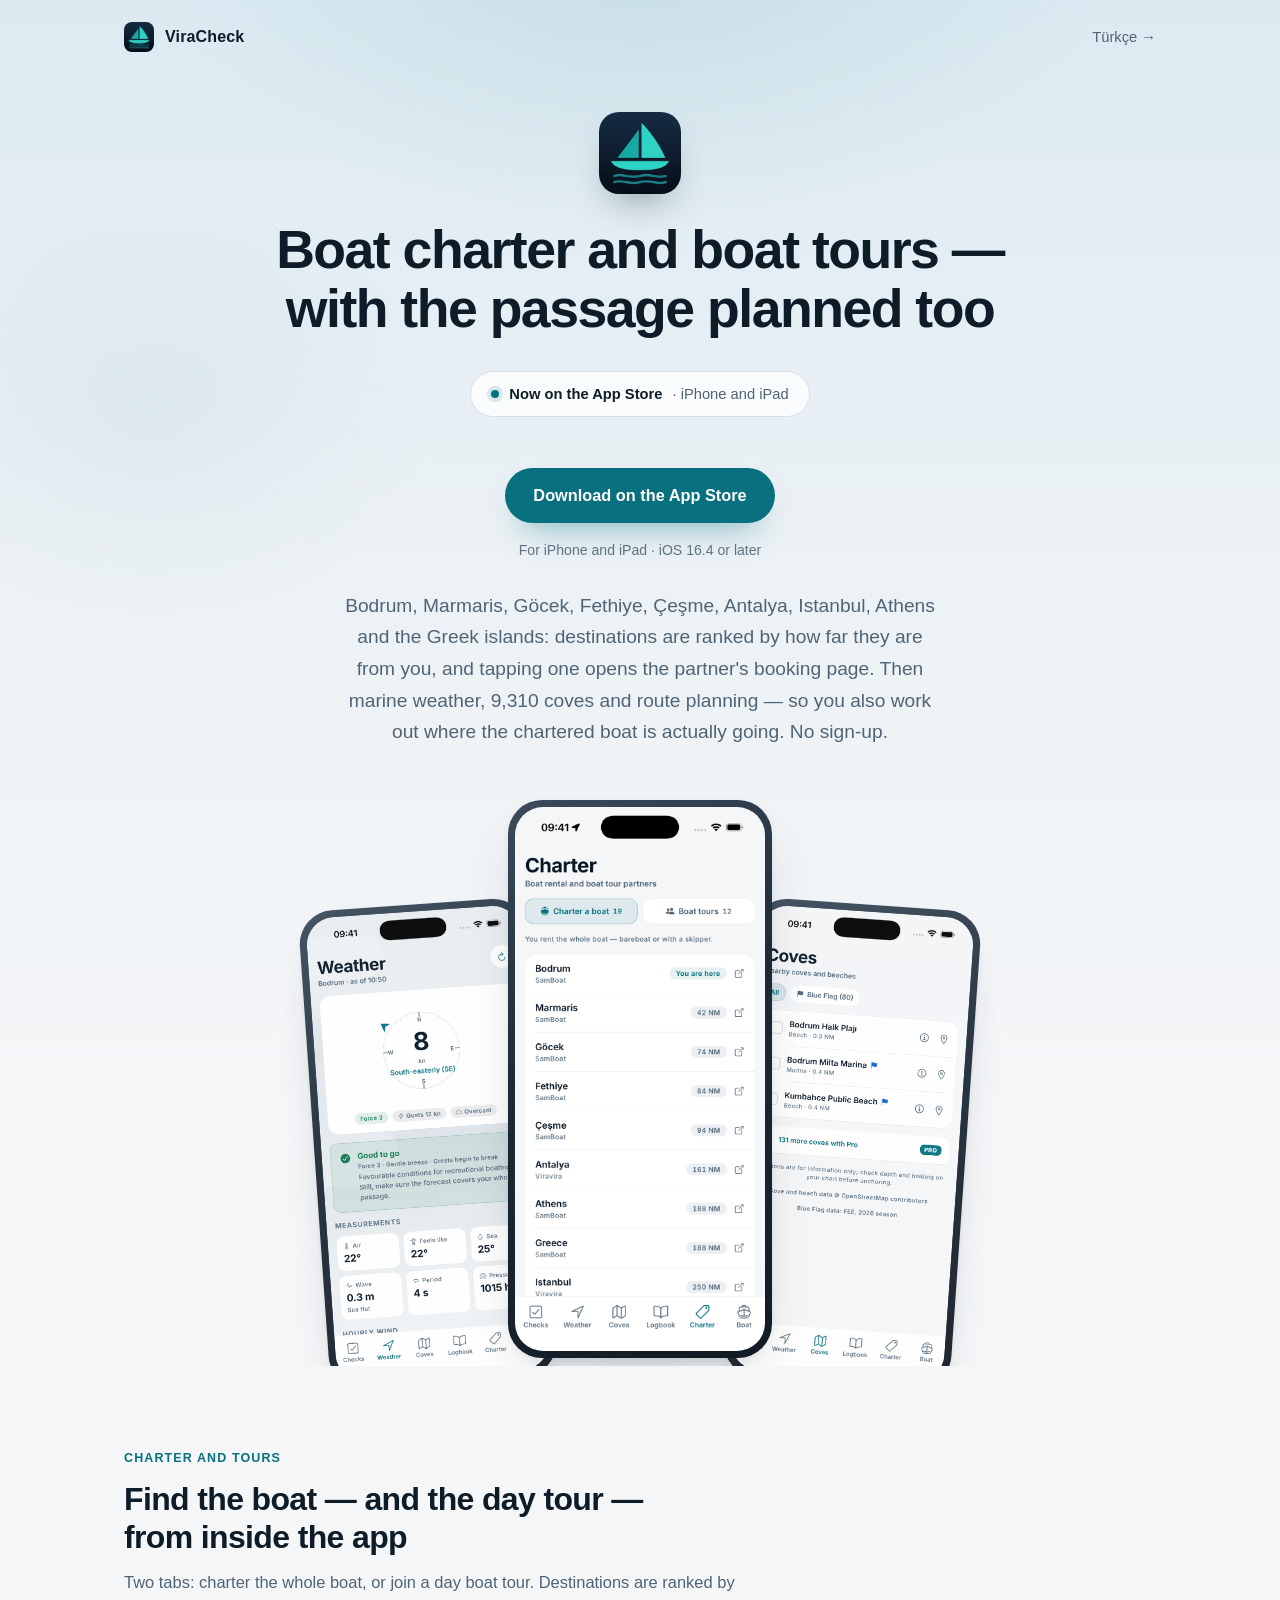
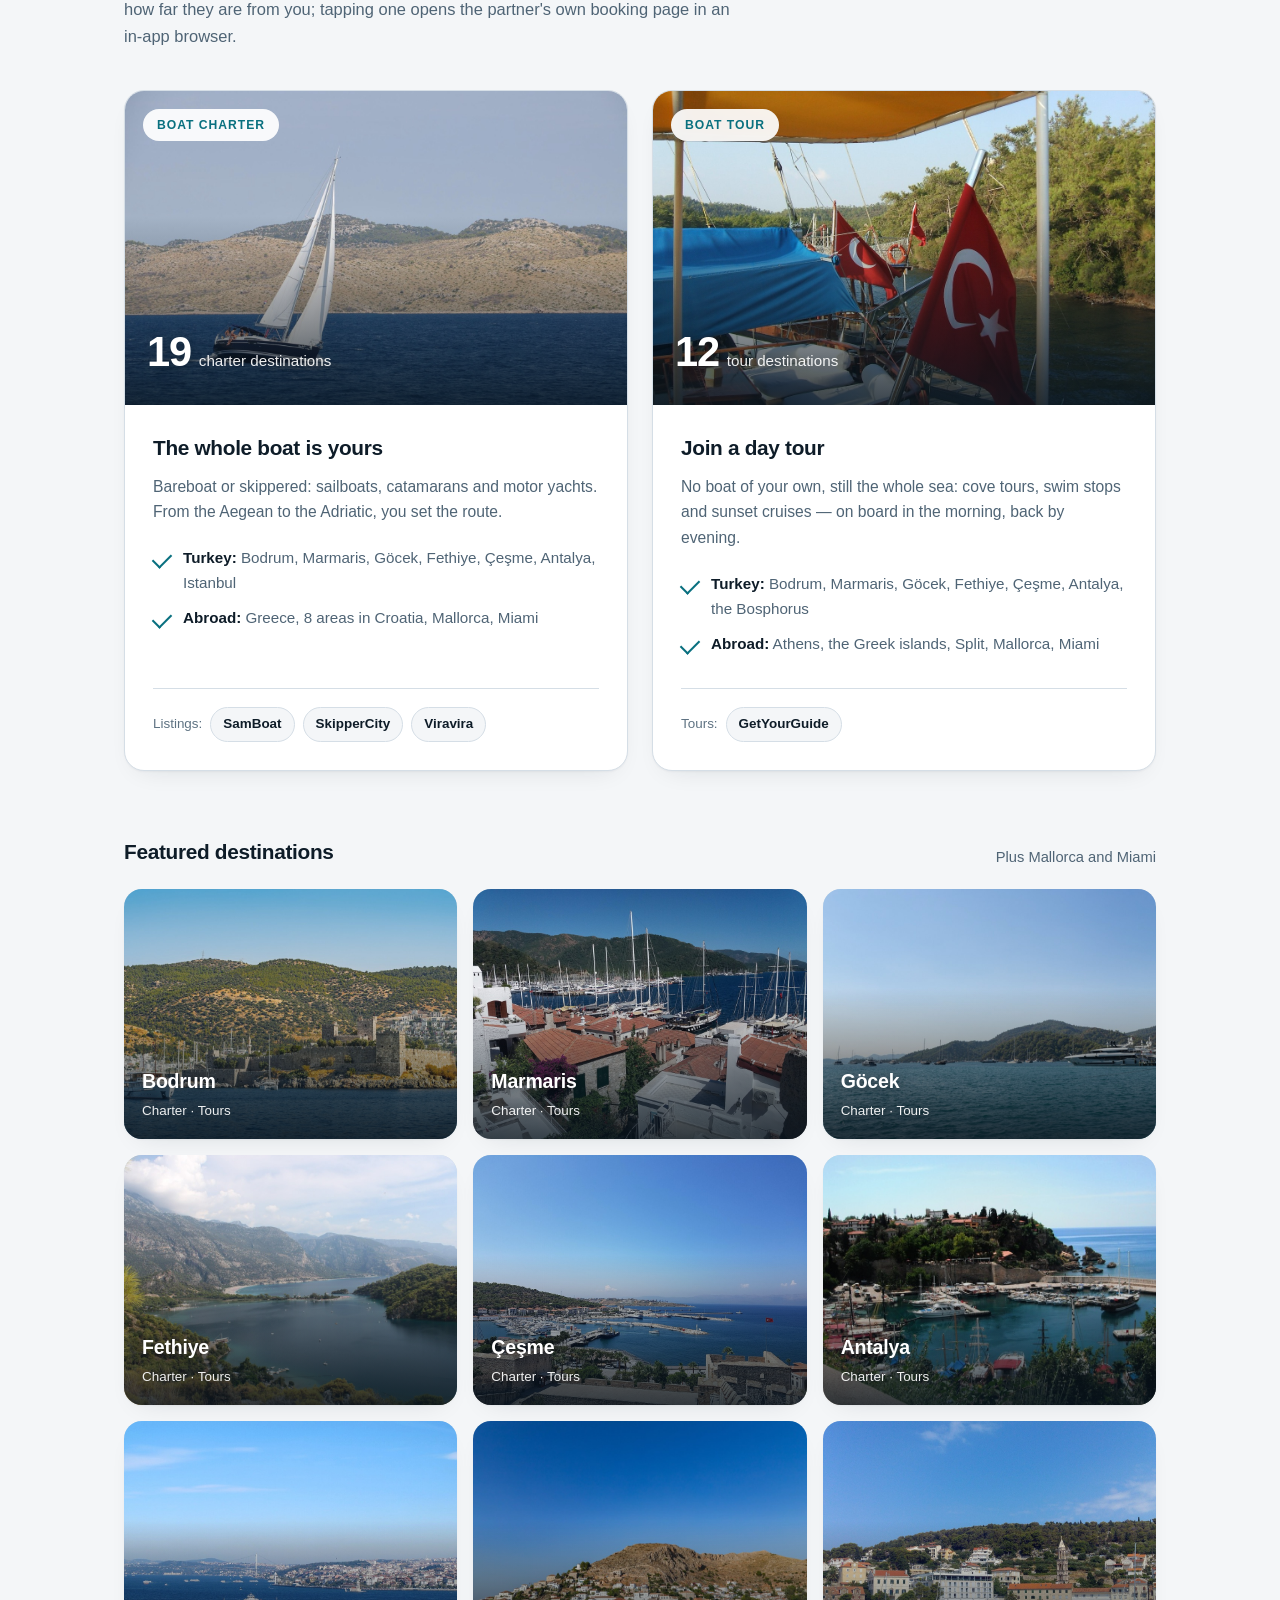
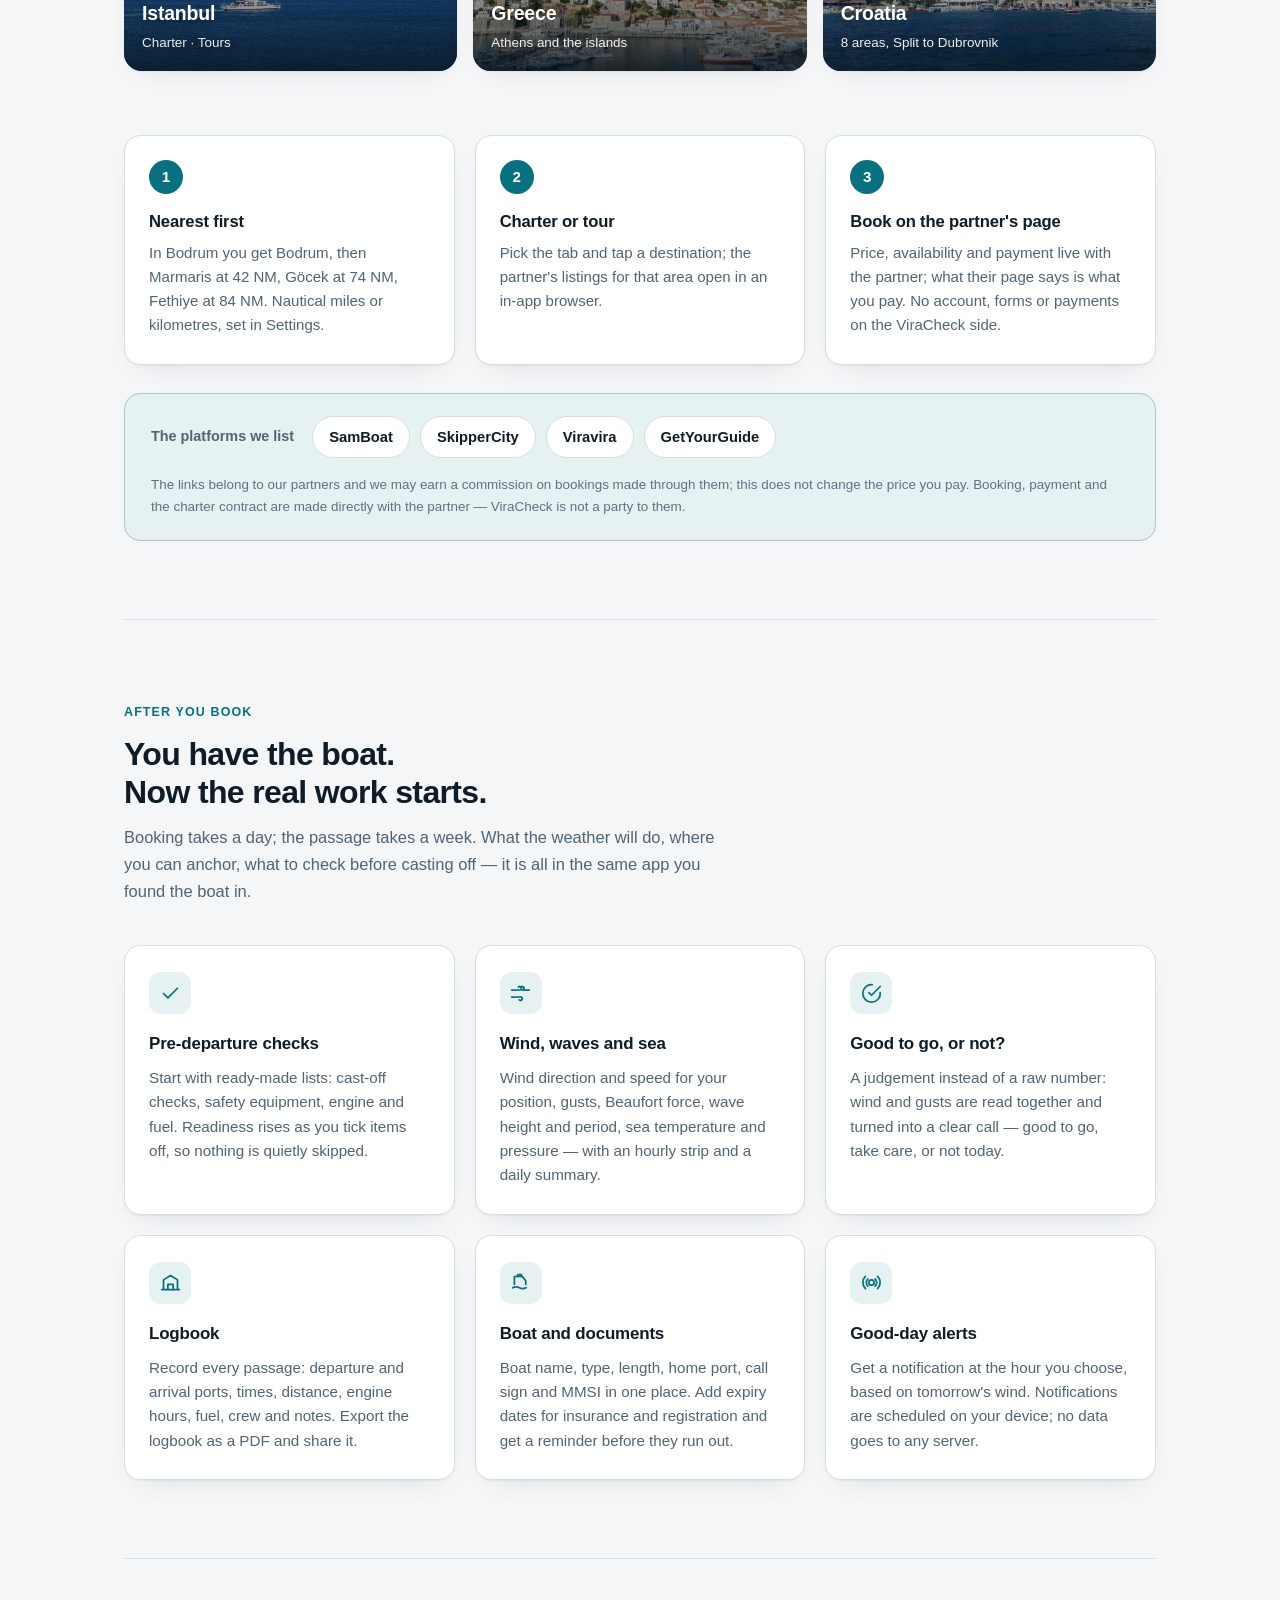
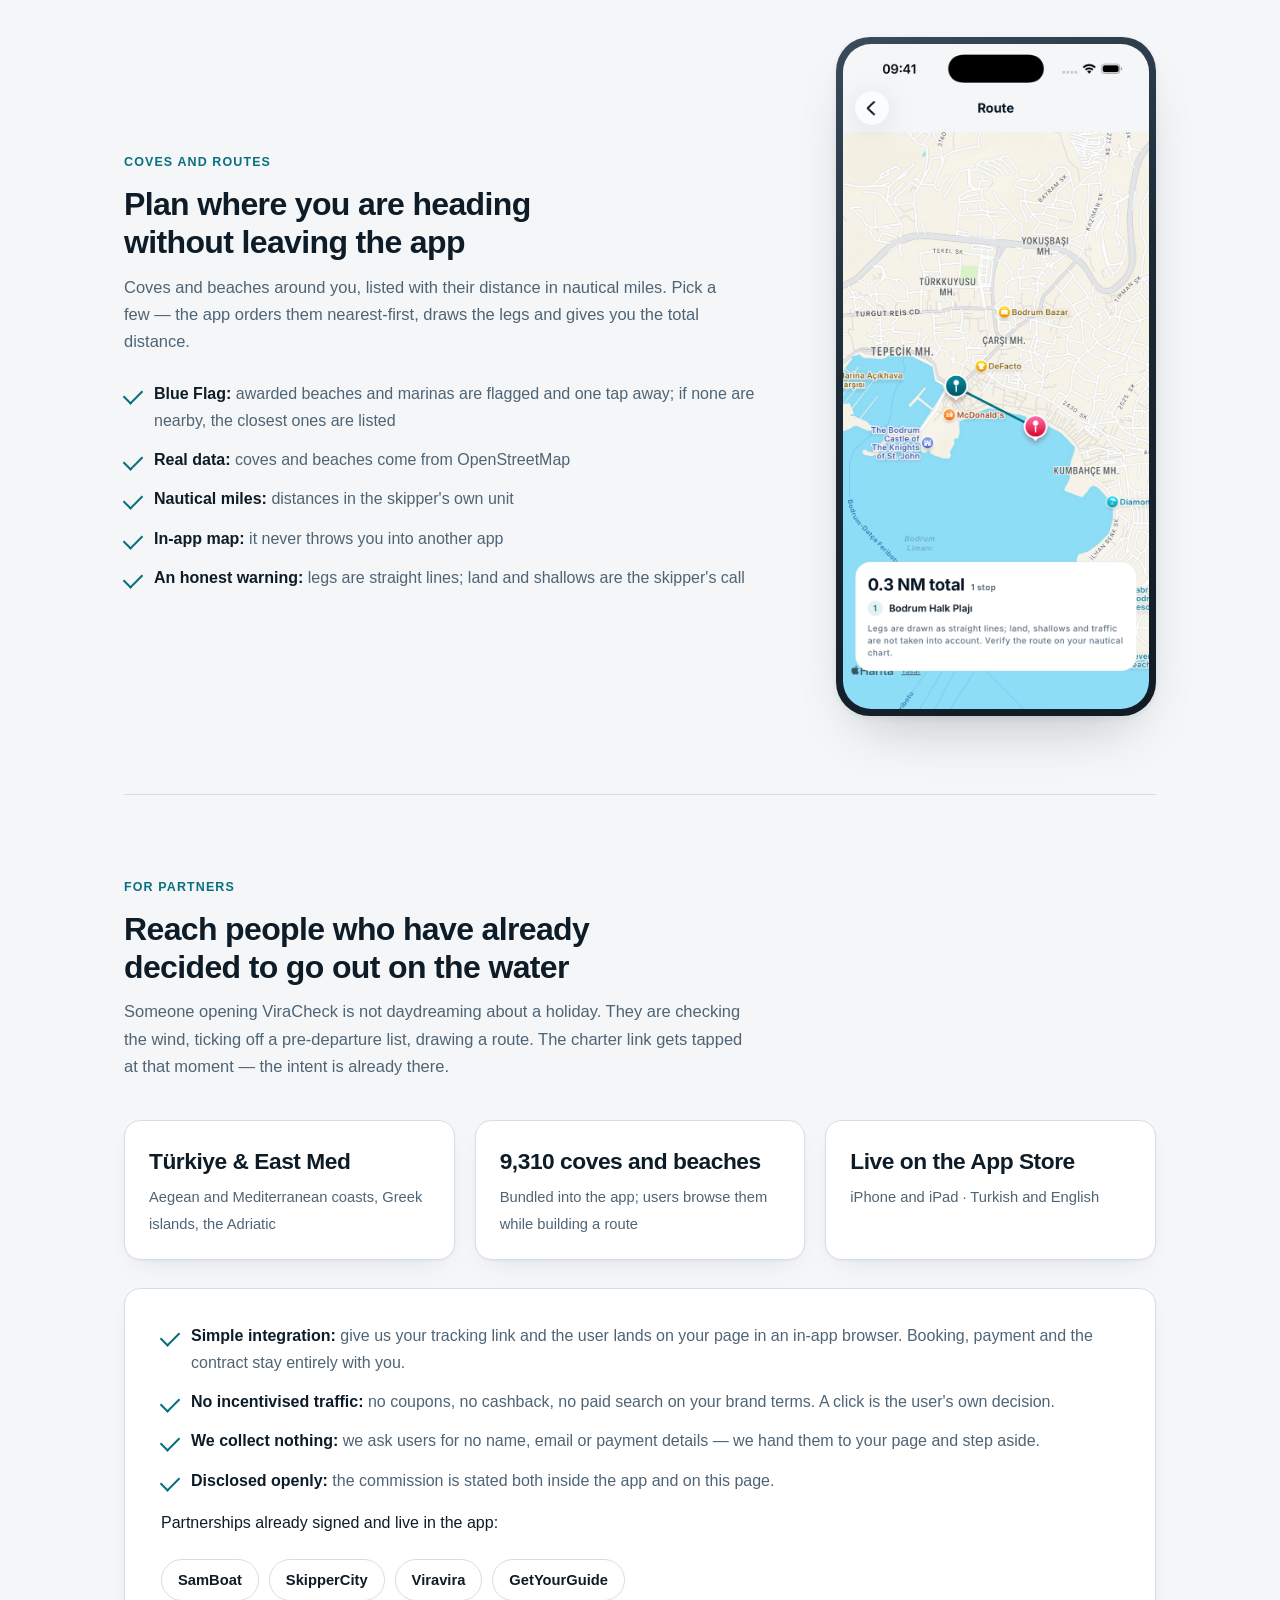
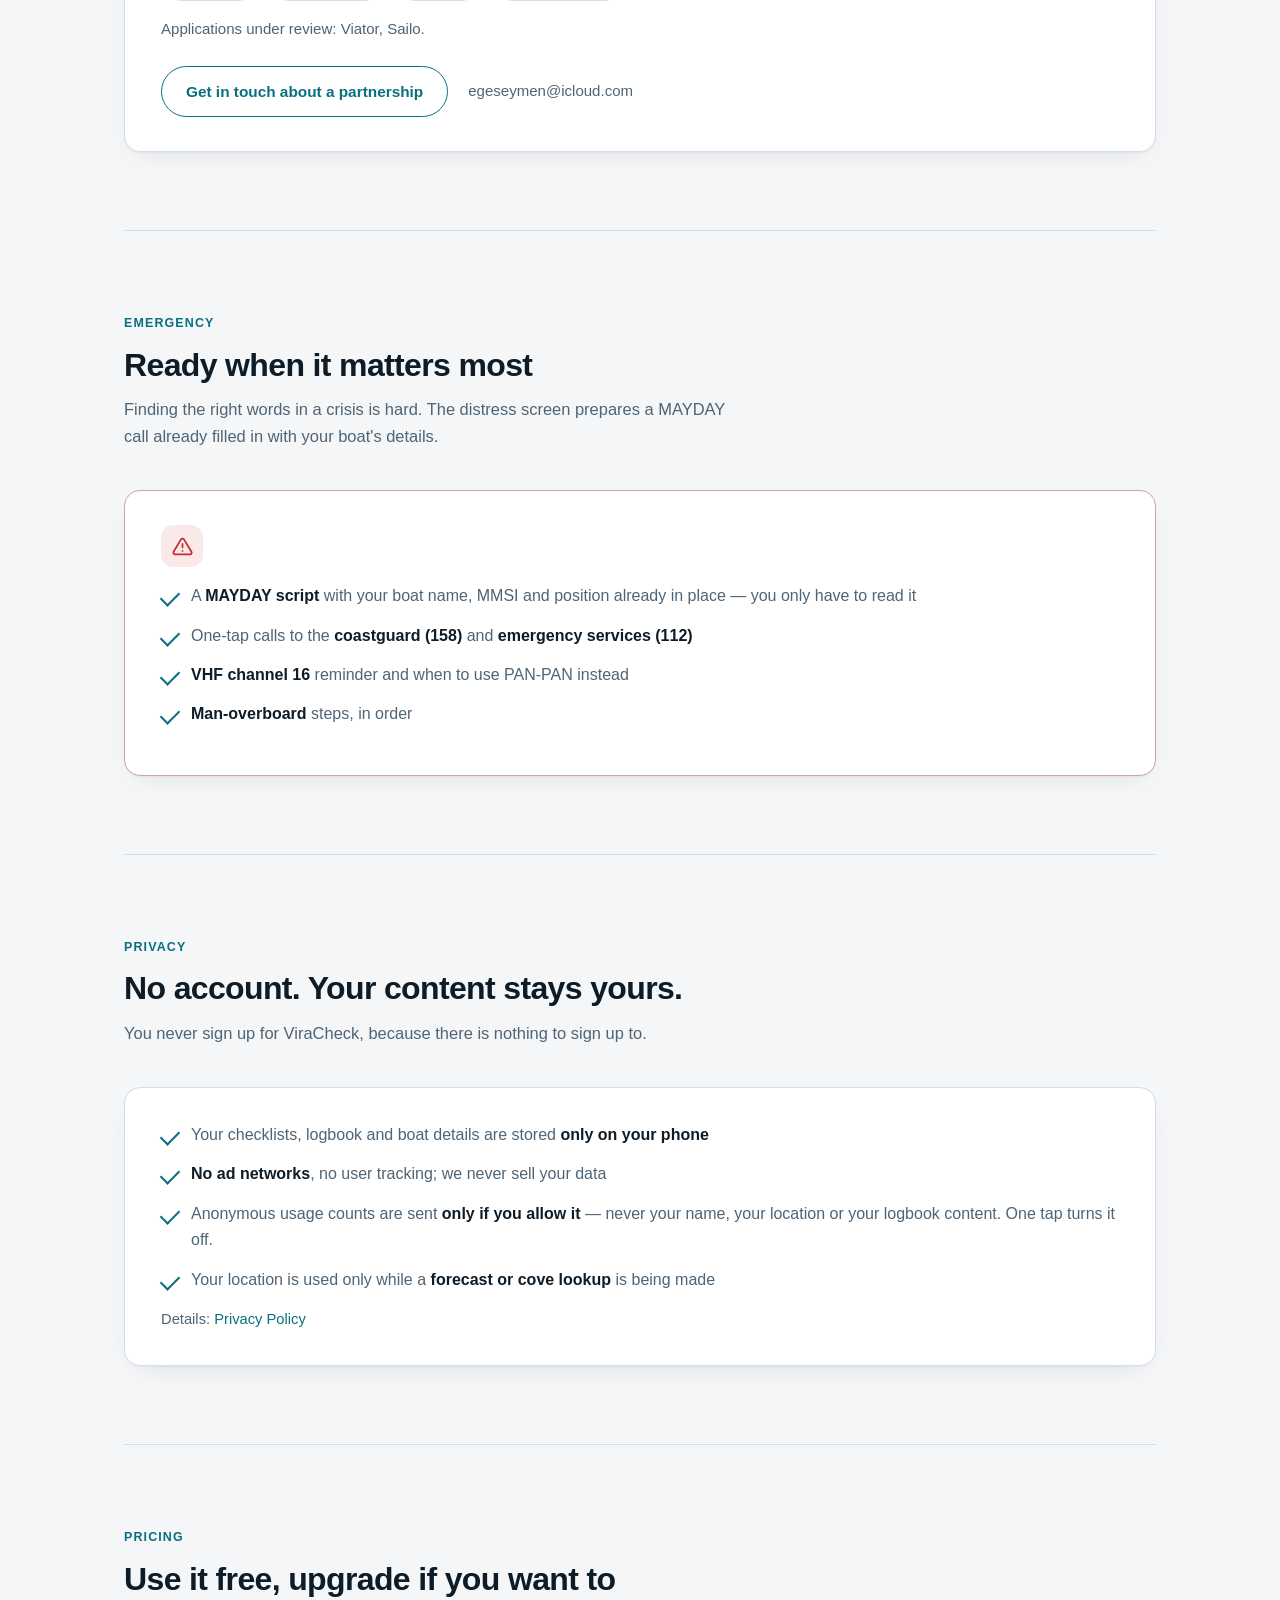
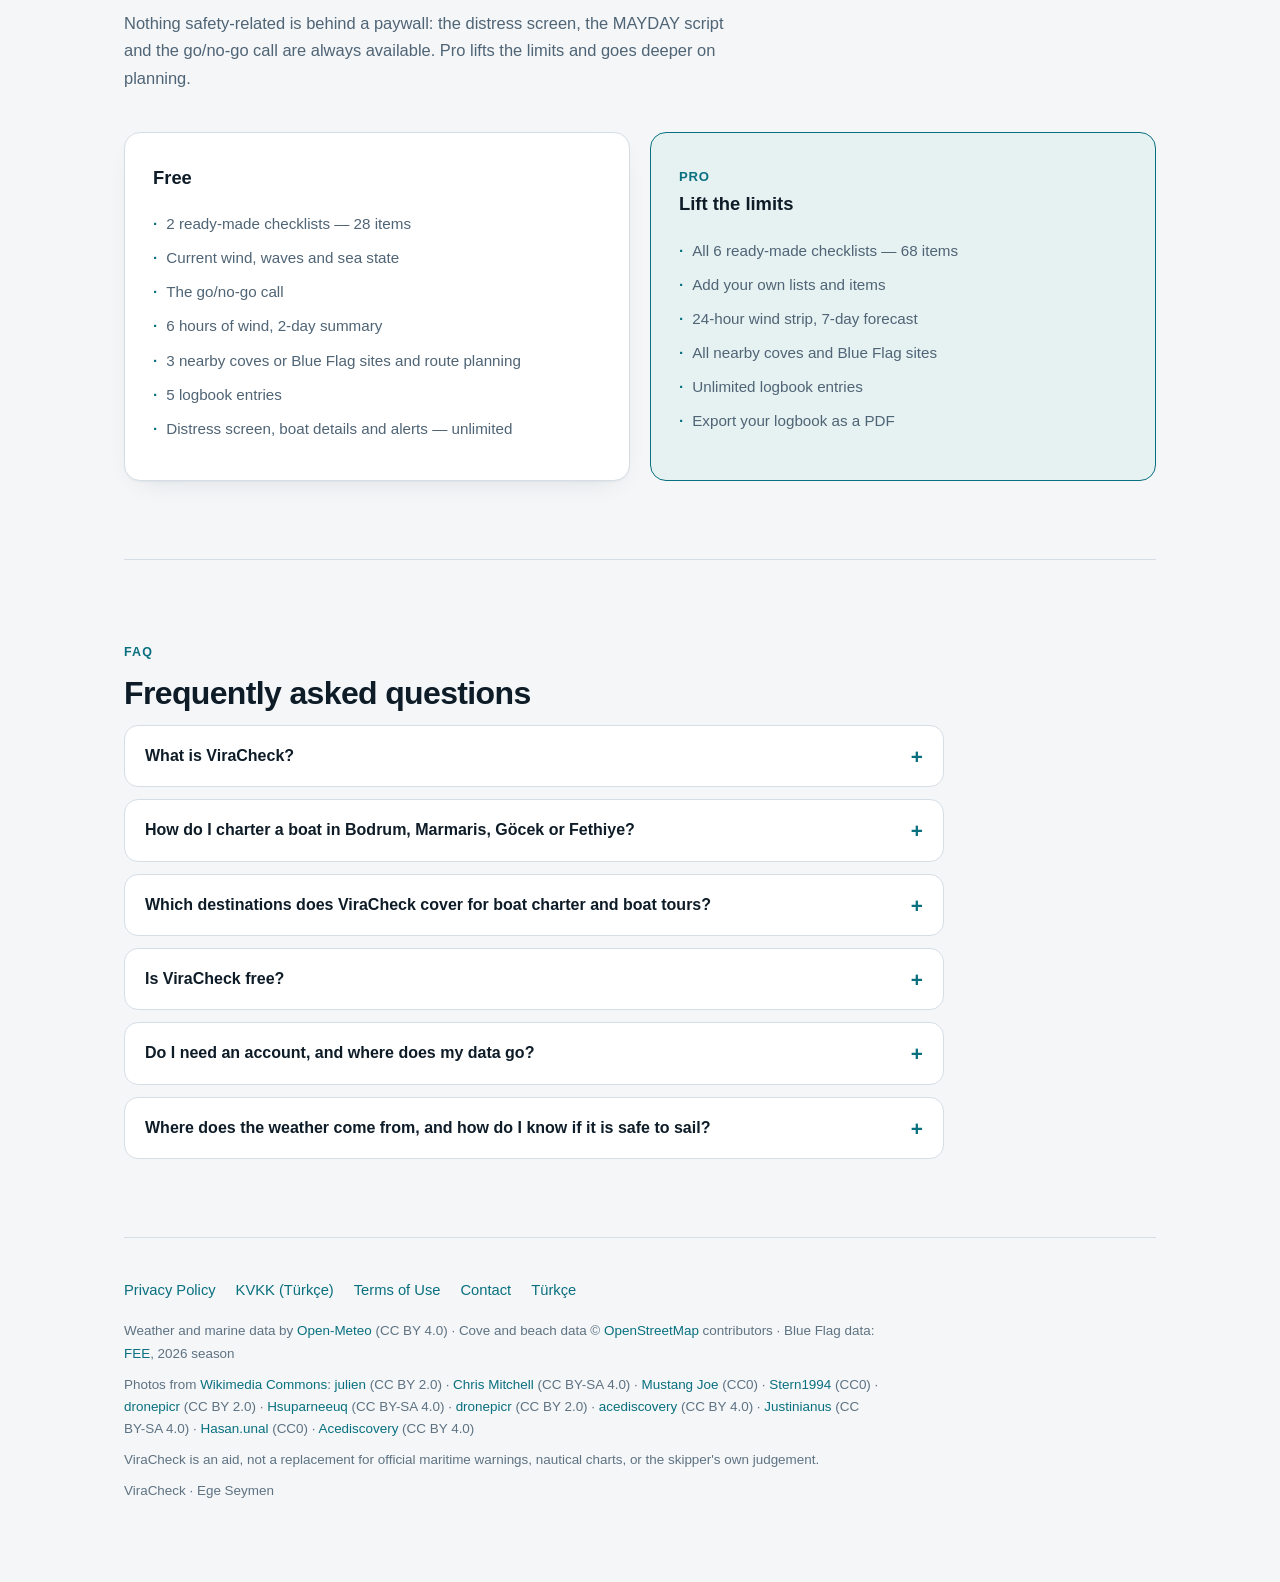
<file: index-en.html>
<!doctype html>
<html lang="en">
<head>
<meta charset="utf-8">
<meta name="viewport" content="width=device-width, initial-scale=1">
<title>ViraCheck — Boat Charter, Boat Tours and Passage Planning</title>
<meta name="description" content="Charter a boat or join a day boat tour on the Turkish and Greek coasts — destinations ranked by how far they are from you. Plus marine weather, 9,310 coves, route planning and checklists. No account.">
<link rel="canonical" href="https://egesey.github.io/viracheck/index-en.html">
<link rel="icon" href="favicon.png" type="image/png">
<link rel="apple-touch-icon" href="icon.png">
<meta name="theme-color" content="#F4F6F8">
<!-- Impact iş ortağı ağı site doğrulaması. -->
<meta name='impact-site-verification' value='7d20c3fe-10fc-4278-ba26-3518eeddc6a9'>
<meta property="og:title" content="ViraCheck — Boat Charter, Boat Tours and Passage Planning">
<meta property="og:description" content="Charter a boat or join a day tour, then plan the route, the weather and the anchorages in the same app.">
<meta property="og:type" content="website">
<meta property="og:url" content="https://egesey.github.io/viracheck/index-en.html">
<meta property="og:image" content="https://egesey.github.io/viracheck/icon.png">
<link rel="alternate" hreflang="tr" href="https://egesey.github.io/viracheck/">
<link rel="alternate" hreflang="en" href="https://egesey.github.io/viracheck/index-en.html">
<link rel="alternate" hreflang="x-default" href="https://egesey.github.io/viracheck/">
<link rel="sitemap" type="application/xml" href="sitemap.xml">
<meta property="og:site_name" content="ViraCheck">
<meta property="og:locale" content="en_US">
<meta property="og:locale:alternate" content="tr_TR">
<meta name="twitter:card" content="summary">
<meta name="apple-itunes-app" content="app-id=6806044930">
<script type="application/ld+json">
{
 "@context": "https://schema.org",
 "@graph": [
  {
   "@type": "WebSite",
   "@id": "https://egesey.github.io/viracheck/#website",
   "url": "https://egesey.github.io/viracheck/",
   "name": "ViraCheck",
   "inLanguage": [
    "tr",
    "en"
   ],
   "publisher": {
    "@id": "https://egesey.github.io/viracheck/#ege"
   }
  },
  {
   "@type": "Person",
   "@id": "https://egesey.github.io/viracheck/#ege",
   "name": "Ege Seymen",
   "email": "egeseymen@icloud.com"
  },
  {
   "@type": "MobileApplication",
   "@id": "https://egesey.github.io/viracheck/#app",
   "name": "ViraCheck",
   "description": "Boat charter, day boat tours and passage planning for iPhone and iPad: marine weather, 9,310 coves, route planning, checklists, a logbook and an emergency screen.",
   "url": "https://egesey.github.io/viracheck/index-en.html",
   "downloadUrl": "https://apps.apple.com/us/app/viracheck/id6806044930",
   "installUrl": "https://apps.apple.com/us/app/viracheck/id6806044930",
   "sameAs": [
    "https://apps.apple.com/tr/app/viracheck/id6806044930",
    "https://apps.apple.com/us/app/viracheck/id6806044930"
   ],
   "image": "https://egesey.github.io/viracheck/icon.png",
   "screenshot": [
    "https://egesey.github.io/viracheck/screens/en/kiralama.png",
    "https://egesey.github.io/viracheck/screens/en/hava.png",
    "https://egesey.github.io/viracheck/screens/en/koylar.png",
    "https://egesey.github.io/viracheck/screens/en/rota.png",
    "https://egesey.github.io/viracheck/screens/en/kontrol.png"
   ],
   "operatingSystem": "iOS 16.4 or later",
   "applicationCategory": "TravelApplication",
   "applicationSubCategory": "Boating & Navigation",
   "inLanguage": [
    "tr",
    "en"
   ],
   "featureList": [
    "Boat charter (19 destinations)",
    "Day boat tours (12 destinations)",
    "Wind, wave and sea state",
    "Go/no-go sailing advice",
    "9,310 coves and beaches with Blue Flag filter",
    "Route planning in nautical miles",
    "Pre-departure checklists",
    "Logbook with PDF export",
    "MAYDAY script and emergency screen",
    "No account required"
   ],
   "author": {
    "@id": "https://egesey.github.io/viracheck/#ege"
   },
   "offers": {
    "@type": "Offer",
    "price": "0",
    "priceCurrency": "USD",
    "category": "free"
   }
  },
  {
   "@type": "FAQPage",
   "@id": "https://egesey.github.io/viracheck/index-en.html#faq",
   "inLanguage": "en",
   "mainEntity": [
    {
     "@type": "Question",
     "name": "What is ViraCheck?",
     "acceptedAnswer": {
      "@type": "Answer",
      "text": "ViraCheck is a boat charter, boat tour and passage-planning app for iPhone and iPad. It brings together finding a boat charter or day boat tour on the Turkish, Greek and Adriatic coasts with marine weather, 9,310 coves and beaches, route planning, pre-departure checklists, a logbook and an emergency (MAYDAY) screen."
     }
    },
    {
     "@type": "Question",
     "name": "How do I charter a boat in Bodrum, Marmaris, Göcek or Fethiye?",
     "acceptedAnswer": {
      "@type": "Answer",
      "text": "Open the Charter tab in ViraCheck. Destinations are ranked by how far they are from you; tapping one opens SamBoat, SkipperCity or Viravira listings for that area in an in-app browser. Price, availability, payment and the charter contract are handled directly by the partner."
     }
    },
    {
     "@type": "Question",
     "name": "Which destinations does ViraCheck cover for boat charter and boat tours?",
     "acceptedAnswer": {
      "@type": "Answer",
      "text": "There are 19 charter destinations: Bodrum, Marmaris, Göcek, Fethiye, Çeşme, Antalya and Istanbul in Turkey, plus Greece, 8 areas in Croatia, Mallorca and Miami. Day boat tours (via GetYourGuide) cover 12 destinations: Bodrum, Marmaris, Göcek, Fethiye, Çeşme, Antalya, the Bosphorus, Athens, the Greek islands, Split, Mallorca and Miami."
     }
    },
    {
     "@type": "Question",
     "name": "Is ViraCheck free?",
     "acceptedAnswer": {
      "@type": "Answer",
      "text": "Yes, it is free to download and use. Safety features such as the emergency screen, the MAYDAY script and the go/no-go sailing advice are always free. An optional Pro subscription adds a 7-day forecast, all checklists, all nearby coves, unlimited trip logs and PDF logbook export."
     }
    },
    {
     "@type": "Question",
     "name": "Do I need an account, and where does my data go?",
     "acceptedAnswer": {
      "@type": "Answer",
      "text": "There is no account. Checklists, the logbook and boat details are stored only on your phone. There is no ad network and no user tracking; your location is used only for the forecast and the cove search."
     }
    },
    {
     "@type": "Question",
     "name": "Where does the weather come from, and how do I know if it is safe to sail?",
     "acceptedAnswer": {
      "@type": "Answer",
      "text": "Wind, gusts, waves and sea temperature come from Open-Meteo, and coves and beaches from OpenStreetMap. The app weighs wind and gusts together and turns them into clear advice: go, take care, or not today. ViraCheck is an aid; it does not replace official marine warnings or the skipper's judgement."
     }
    }
   ]
  }
 ]
}
</script>
<link rel="stylesheet" href="site.css?v=9">
</head>
<body>

<div class="hero">
  <div class="wrap">
    <nav class="nav">
      <span class="brand"><img src="icon.png" alt=""> ViraCheck</span>
      <a href="index.html">Türkçe →</a>
    </nav>

    <div class="hero-inner">
      <img class="mark" src="icon.png" alt="ViraCheck app icon" width="82" height="82">
      <h1>Boat charter and boat tours —<br>with the passage planned too</h1>
      <p class="pill"><span class="dot"></span><b>Now on the App Store</b> · iPhone and iPad</p>
      <!--
        Full canonical URL (storefront + slug + id). The short "/app/id…" form
        failed to resolve when macOS handed it to the App Store app; ViraCheck
        is an iPhone and iPad app and is not listed on the Mac store.
      -->
      <p><a class="store-btn" href="https://apps.apple.com/us/app/viracheck/id6806044930" target="_blank" rel="noopener">Download on the App Store</a></p>
      <p class="store-not">For iPhone and iPad · iOS 16.4 or later</p>
      <p class="lead">
        Bodrum, Marmaris, Göcek, Fethiye, Çeşme, Antalya, Istanbul, Athens and
        the Greek islands: destinations are ranked by how far they are from
        you, and tapping one opens the partner's booking page. Then marine
        weather, 9,310 coves and route planning — so you also work out where
        the chartered boat is actually going. No sign-up.
      </p>

      <!--
        The centre phone carries the page's promise. Chartering is the main
        revenue source, so it takes the middle; weather and coves sit on the
        sides and show the app also covers what happens after the booking.
      -->
      <div class="stage">
        <div class="phone side left">
          <img src="screens/en/hava.png" alt="Weather screen with the wind dial, Beaufort force and sea state" width="720" height="1565">
        </div>
        <div class="phone center">
          <img src="screens/en/kiralama.png" alt="Charter screen listing Bodrum, Marmaris, Göcek and Fethiye with their distance from you" width="720" height="1565">
        </div>
        <div class="phone side right">
          <img src="screens/en/koylar.png?v=2" alt="Coves screen listing nearby coves, beaches and Blue Flag marinas with distances" width="720" height="1565">
        </div>
      </div>
    </div>
  </div>
</div>

<div class="wrap">

<section id="charter">
  <p class="eyebrow">Charter and tours</p>
  <h2>Find the boat — and the day tour —<br>from inside the app</h2>
  <p class="sub">
    Two tabs: charter the whole boat, or join a day boat tour. Destinations are
    ranked by how far they are from you; tapping one opens the partner's own
    booking page in an in-app browser.
  </p>

  <div class="offers">
    <article class="offer">
      <div class="offer-media">
        <img src="img/kiralama-yelken.jpg" alt="A sailing yacht under sail in the Kornati islands" width="1400" height="929" loading="lazy">
        <span class="offer-tag">Boat charter</span>
        <p class="offer-count"><b>19</b><span>charter destinations</span></p>
      </div>
      <div class="offer-body">
        <h3>The whole boat is yours</h3>
        <p>Bareboat or skippered: sailboats, catamarans and motor yachts. From the Aegean to the Adriatic, you set the route.</p>
        <ul class="checks">
          <li><strong>Turkey:</strong> Bodrum, Marmaris, Göcek, Fethiye, Çeşme, Antalya, Istanbul</li>
          <li><strong>Abroad:</strong> Greece, 8 areas in Croatia, Mallorca, Miami</li>
        </ul>
        <div class="offer-partners"><span>Listings:</span><span class="chip">SamBoat</span><span class="chip">SkipperCity</span><span class="chip">Viravira</span></div>
      </div>
    </article>

    <article class="offer">
      <div class="offer-media">
        <img src="img/kiralama-gulet.jpg" alt="The deck of a gulet in Bodrum, with Turkish flags and a sunshade" width="1200" height="900" loading="lazy">
        <span class="offer-tag">Boat tour</span>
        <p class="offer-count"><b>12</b><span>tour destinations</span></p>
      </div>
      <div class="offer-body">
        <h3>Join a day tour</h3>
        <p>No boat of your own, still the whole sea: cove tours, swim stops and sunset cruises — on board in the morning, back by evening.</p>
        <ul class="checks">
          <li><strong>Turkey:</strong> Bodrum, Marmaris, Göcek, Fethiye, Çeşme, Antalya, the Bosphorus</li>
          <li><strong>Abroad:</strong> Athens, the Greek islands, Split, Mallorca, Miami</li>
        </ul>
        <div class="offer-partners"><span>Tours:</span><span class="chip">GetYourGuide</span></div>
      </div>
    </article>
  </div>

  <div class="regions-head">
    <h3>Featured destinations</h3>
    <p>Plus Mallorca and Miami</p>
  </div>
  <div class="region-grid">
    <figure class="region">
      <img src="img/bolge-bodrum.jpg" alt="Bodrum Castle and harbour" width="1000" height="667" loading="lazy">
      <figcaption><b>Bodrum</b><span>Charter · Tours</span></figcaption>
    </figure>
    <figure class="region">
      <img src="img/bolge-marmaris.jpg" alt="Looking down on Marmaris marina" width="1000" height="750" loading="lazy">
      <figcaption><b>Marmaris</b><span>Charter · Tours</span></figcaption>
    </figure>
    <figure class="region">
      <img src="img/bolge-gocek.jpg" alt="Yachts at anchor in Göcek Bay" width="1000" height="666" loading="lazy">
      <figcaption><b>Göcek</b><span>Charter · Tours</span></figcaption>
    </figure>
    <figure class="region">
      <img src="img/bolge-fethiye.jpg" alt="The Ölüdeniz lagoon near Fethiye" width="1000" height="666" loading="lazy">
      <figcaption><b>Fethiye</b><span>Charter · Tours</span></figcaption>
    </figure>
    <figure class="region">
      <img src="img/bolge-cesme.jpg" alt="The marina seen from the battlements of Çeşme Castle" width="1000" height="750" loading="lazy">
      <figcaption><b>Çeşme</b><span>Charter · Tours</span></figcaption>
    </figure>
    <figure class="region">
      <img src="img/bolge-antalya.jpg" alt="The old harbour of Kaleiçi, Antalya" width="1000" height="561" loading="lazy">
      <figcaption><b>Antalya</b><span>Charter · Tours</span></figcaption>
    </figure>
    <figure class="region">
      <img src="img/bolge-istanbul.jpg" alt="The Bosphorus in Istanbul with the Maiden's Tower and the bridge" width="1000" height="699" loading="lazy">
      <figcaption><b>Istanbul</b><span>Charter · Tours</span></figcaption>
    </figure>
    <figure class="region">
      <img src="img/bolge-yunanistan.jpg" alt="The harbour of Hydra island, Greece" width="1000" height="666" loading="lazy">
      <figcaption><b>Greece</b><span>Athens and the islands</span></figcaption>
    </figure>
    <figure class="region">
      <img src="img/bolge-hirvatistan.jpg" alt="Hvar town seen from the harbour, Croatia" width="1000" height="750" loading="lazy">
      <figcaption><b>Croatia</b><span>8 areas, Split to Dubrovnik</span></figcaption>
    </figure>
  </div>

  <div class="steps">
    <div class="step">
      <div class="step-no">1</div>
      <h4>Nearest first</h4>
      <p>In Bodrum you get Bodrum, then Marmaris at 42 NM, Göcek at 74 NM, Fethiye at 84 NM. Nautical miles or kilometres, set in Settings.</p>
    </div>
    <div class="step">
      <div class="step-no">2</div>
      <h4>Charter or tour</h4>
      <p>Pick the tab and tap a destination; the partner's listings for that area open in an in-app browser.</p>
    </div>
    <div class="step">
      <div class="step-no">3</div>
      <h4>Book on the partner's page</h4>
      <p>Price, availability and payment live with the partner; what their page says is what you pay. No account, forms or payments on the ViraCheck side.</p>
    </div>
  </div>

  <div class="partner-strip">
    <span>The platforms we list</span>
    <ul class="brands">
      <li><b>SamBoat</b></li>
      <li><b>SkipperCity</b></li>
      <li><b>Viravira</b></li>
      <li><b>GetYourGuide</b></li>
    </ul>
    <p class="fine">
      The links belong to our partners and we may earn a commission on bookings made
      through them; this does not change the price you pay. Booking, payment and the
      charter contract are made directly with the partner — ViraCheck is not a party to them.
    </p>
  </div>
</section>

<section id="features">
  <p class="eyebrow">After you book</p>
  <h2>You have the boat.<br>Now the real work starts.</h2>
  <p class="sub">
    Booking takes a day; the passage takes a week. What the weather will do,
    where you can anchor, what to check before casting off — it is all in the
    same app you found the boat in.
  </p>

  <div class="grid">
    <div class="feature">
      <div class="icon"><svg viewBox="0 0 24 24"><path d="M20 6 9 17l-5-5"/></svg></div>
      <h3>Pre-departure checks</h3>
      <p>
        Start with ready-made lists: cast-off checks, safety equipment, engine
        and fuel. Readiness rises as you tick items off, so nothing is quietly
        skipped.
      </p>
    </div>

    <div class="feature">
      <div class="icon"><svg viewBox="0 0 24 24"><path d="M9.6 4.6A2 2 0 1 1 11 8H2m8.6 11.4A2 2 0 1 0 12 16H2m10.6-11.4A2 2 0 1 1 14 8h8"/></svg></div>
      <h3>Wind, waves and sea</h3>
      <p>
        Wind direction and speed for your position, gusts, Beaufort force, wave
        height and period, sea temperature and pressure — with an hourly strip
        and a daily summary.
      </p>
    </div>

    <div class="feature">
      <div class="icon"><svg viewBox="0 0 24 24"><path d="M22 11.1A10 10 0 1 1 12.9 2"/><path d="m9 11 3 3L22 4"/></svg></div>
      <h3>Good to go, or not?</h3>
      <p>
        A judgement instead of a raw number: wind and gusts are read together
        and turned into a clear call — good to go, take care, or not today.
      </p>
    </div>

    <div class="feature">
      <div class="icon"><svg viewBox="0 0 24 24"><path d="M2 20h20M4 20V9l8-5 8 5v11"/><path d="M9 20v-6h6v6"/></svg></div>
      <h3>Logbook</h3>
      <p>
        Record every passage: departure and arrival ports, times, distance,
        engine hours, fuel, crew and notes. Export the logbook as a PDF and
        share it.
      </p>
    </div>

    <div class="feature">
      <div class="icon"><svg viewBox="0 0 24 24"><path d="M3 18s2-1 4.5-1 4 2 6.5 2 4.5-1 4.5-1"/><path d="M5 14V6a1 1 0 0 1 1-1h8l4 5v4"/><path d="M9 5V3h4v2"/></svg></div>
      <h3>Boat and documents</h3>
      <p>
        Boat name, type, length, home port, call sign and MMSI in one place. Add
        expiry dates for insurance and registration and get a reminder before
        they run out.
      </p>
    </div>

    <div class="feature">
      <div class="icon"><svg viewBox="0 0 24 24"><circle cx="12" cy="12" r="3"/><path d="M16.2 7.8a6 6 0 0 1 0 8.4M7.8 16.2a6 6 0 0 1 0-8.4M19 5a10 10 0 0 1 0 14M5 19A10 10 0 0 1 5 5"/></svg></div>
      <h3>Good-day alerts</h3>
      <p>
        Get a notification at the hour you choose, based on tomorrow's wind.
        Notifications are scheduled on your device; no data goes to any server.
      </p>
    </div>
  </div>
</section>

<section id="coves">
  <div class="split">
    <div>
      <p class="eyebrow">Coves and routes</p>
      <h2>Plan where you are heading<br>without leaving the app</h2>
      <p class="sub" style="margin-bottom:0">
        Coves and beaches around you, listed with their distance in nautical
        miles. Pick a few — the app orders them nearest-first, draws the legs
        and gives you the total distance.
      </p>
      <ul class="checks">
        <li><strong>Blue Flag:</strong> awarded beaches and marinas are flagged and one tap away; if none are nearby, the closest ones are listed</li>
        <li><strong>Real data:</strong> coves and beaches come from OpenStreetMap</li>
        <li><strong>Nautical miles:</strong> distances in the skipper's own unit</li>
        <li><strong>In-app map:</strong> it never throws you into another app</li>
        <li><strong>An honest warning:</strong> legs are straight lines; land and shallows are the skipper's call</li>
      </ul>
    </div>
    <div class="phone">
      <img src="screens/en/rota.png" alt="Route screen showing the drawn route between selected coves and the total distance" width="720" height="1565" loading="lazy">
    </div>
  </div>
</section>


<section id="partners">
  <p class="eyebrow">For partners</p>
  <h2>Reach people who have already<br>decided to go out on the water</h2>
  <p class="sub">
    Someone opening ViraCheck is not daydreaming about a holiday. They are
    checking the wind, ticking off a pre-departure list, drawing a route. The
    charter link gets tapped at that moment — the intent is already there.
  </p>

  <div class="partner-grid">
    <div class="stat">
      <b>Türkiye &amp; East Med</b>
      <span>Aegean and Mediterranean coasts, Greek islands, the Adriatic</span>
    </div>
    <div class="stat">
      <b>9,310 coves and beaches</b>
      <span>Bundled into the app; users browse them while building a route</span>
    </div>
    <div class="stat">
      <b>Live on the App Store</b>
      <span>iPhone and iPad · Turkish and English</span>
    </div>
  </div>

  <div class="panel" style="margin-top:28px">
    <ul class="checks" style="margin-top:0">
      <li><strong>Simple integration:</strong> give us your tracking link and the user lands on your page in an in-app browser. Booking, payment and the contract stay entirely with you.</li>
      <li><strong>No incentivised traffic:</strong> no coupons, no cashback, no paid search on your brand terms. A click is the user's own decision.</li>
      <li><strong>We collect nothing:</strong> we ask users for no name, email or payment details — we hand them to your page and step aside.</li>
      <li><strong>Disclosed openly:</strong> the commission is stated both inside the app and on this page.</li>
    </ul>
    <p style="margin:16px 0 0">Partnerships already signed and live in the app:</p>
    <ul class="brands">
      <li><b>SamBoat</b></li>
      <li><b>SkipperCity</b></li>
      <li><b>Viravira</b></li>
      <li><b>GetYourGuide</b></li>
    </ul>
    <p style="margin:16px 0 0;font-size:.94rem;color:var(--muted)">Applications under review: Viator, Sailo.</p>
    <div class="partner-cta">
      <a class="btn-ghost" href="mailto:egeseymen@icloud.com?subject=ViraCheck%20--%20partnership">Get in touch about a partnership</a>
      <span style="color:var(--muted);font-size:.94rem">egeseymen@icloud.com</span>
    </div>
  </div>
</section>

<section id="emergency">
  <p class="eyebrow">Emergency</p>
  <h2>Ready when it matters most</h2>
  <p class="sub">
    Finding the right words in a crisis is hard. The distress screen prepares a
    MAYDAY call already filled in with your boat's details.
  </p>
  <div class="panel alert">
    <div class="icon"><svg viewBox="0 0 24 24"><path d="M12 9v4m0 4h.01M10.3 3.9 1.8 18a2 2 0 0 0 1.7 3h17a2 2 0 0 0 1.7-3L13.7 3.9a2 2 0 0 0-3.4 0Z"/></svg></div>
    <ul class="checks" style="margin-top:0">
      <li>A <strong>MAYDAY script</strong> with your boat name, MMSI and position already in place — you only have to read it</li>
      <li>One-tap calls to the <strong>coastguard (158)</strong> and <strong>emergency services (112)</strong></li>
      <li><strong>VHF channel 16</strong> reminder and when to use PAN-PAN instead</li>
      <li><strong>Man-overboard</strong> steps, in order</li>
    </ul>
  </div>
</section>

<section id="privacy">
  <p class="eyebrow">Privacy</p>
  <h2>No account. Your content stays yours.</h2>
  <p class="sub">
    You never sign up for ViraCheck, because there is nothing to sign up to.
  </p>
  <div class="panel">
    <ul class="checks" style="margin-top:0">
      <li>Your checklists, logbook and boat details are stored <strong>only on your phone</strong></li>
      <li><strong>No ad networks</strong>, no user tracking; we never sell your data</li>
      <li>Anonymous usage counts are sent <strong>only if you allow it</strong> — never your name, your location or your logbook content. One tap turns it off.</li>
      <li>Your location is used only while a <strong>forecast or cove lookup</strong> is being made</li>
    </ul>
    <p style="margin:14px 0 0;font-size:.92rem;color:var(--muted)">
      Details: <a href="privacy-en.html">Privacy Policy</a>
    </p>
  </div>
</section>

<section id="pricing">
  <p class="eyebrow">Pricing</p>
  <h2>Use it free, upgrade if you want to</h2>
  <p class="sub">
    Nothing safety-related is behind a paywall: the distress screen, the MAYDAY
    script and the go/no-go call are always available. Pro lifts the limits and
    goes deeper on planning.
  </p>
  <div class="plans">
    <div class="plan">
      <h3>Free</h3>
      <ul>
        <li>2 ready-made checklists — 28 items</li>
        <li>Current wind, waves and sea state</li>
        <li>The go/no-go call</li>
        <li>6 hours of wind, 2-day summary</li>
        <li>3 nearby coves or Blue Flag sites and route planning</li>
        <li>5 logbook entries</li>
        <li>Distress screen, boat details and alerts — unlimited</li>
      </ul>
    </div>
    <div class="plan pro">
      <span class="tag">Pro</span>
      <h3>Lift the limits</h3>
      <ul>
        <li>All 6 ready-made checklists — 68 items</li>
        <li>Add your own lists and items</li>
        <li>24-hour wind strip, 7-day forecast</li>
        <li>All nearby coves and Blue Flag sites</li>
        <li>Unlimited logbook entries</li>
        <li>Export your logbook as a PDF</li>
      </ul>
    </div>
  </div>
</section>

<section id="faq">
  <p class="eyebrow">FAQ</p>
  <h2>Frequently asked questions</h2>
  <div class="faq">
    <details class="faq-item">
      <summary>What is ViraCheck?</summary>
      <p>ViraCheck is a boat charter, boat tour and passage-planning app for iPhone and iPad. It brings together finding a boat charter or day boat tour on the Turkish, Greek and Adriatic coasts with marine weather, 9,310 coves and beaches, route planning, pre-departure checklists, a logbook and an emergency (MAYDAY) screen.</p>
    </details>
    <details class="faq-item">
      <summary>How do I charter a boat in Bodrum, Marmaris, Göcek or Fethiye?</summary>
      <p>Open the Charter tab in ViraCheck. Destinations are ranked by how far they are from you; tapping one opens SamBoat, SkipperCity or Viravira listings for that area in an in-app browser. Price, availability, payment and the charter contract are handled directly by the partner.</p>
    </details>
    <details class="faq-item">
      <summary>Which destinations does ViraCheck cover for boat charter and boat tours?</summary>
      <p>There are 19 charter destinations: Bodrum, Marmaris, Göcek, Fethiye, Çeşme, Antalya and Istanbul in Turkey, plus Greece, 8 areas in Croatia, Mallorca and Miami. Day boat tours (via GetYourGuide) cover 12 destinations: Bodrum, Marmaris, Göcek, Fethiye, Çeşme, Antalya, the Bosphorus, Athens, the Greek islands, Split, Mallorca and Miami.</p>
    </details>
    <details class="faq-item">
      <summary>Is ViraCheck free?</summary>
      <p>Yes, it is free to download and use. Safety features such as the emergency screen, the MAYDAY script and the go/no-go sailing advice are always free. An optional Pro subscription adds a 7-day forecast, all checklists, all nearby coves, unlimited trip logs and PDF logbook export.</p>
    </details>
    <details class="faq-item">
      <summary>Do I need an account, and where does my data go?</summary>
      <p>There is no account. Checklists, the logbook and boat details are stored only on your phone. There is no ad network and no user tracking; your location is used only for the forecast and the cove search.</p>
    </details>
    <details class="faq-item">
      <summary>Where does the weather come from, and how do I know if it is safe to sail?</summary>
      <p>Wind, gusts, waves and sea temperature come from Open-Meteo, and coves and beaches from OpenStreetMap. The app weighs wind and gusts together and turns them into clear advice: go, take care, or not today. ViraCheck is an aid; it does not replace official marine warnings or the skipper's judgement.</p>
    </details>
  </div>
</section>

<footer>
  <p class="links">
    <a href="privacy-en.html">Privacy Policy</a>
    <a href="kvkk-tr.html">KVKK (Türkçe)</a>
    <a href="https://www.apple.com/legal/internet-services/itunes/dev/stdeula/">Terms of Use</a>
    <a href="mailto:egeseymen@icloud.com">Contact</a>
    <a href="index.html">Türkçe</a>
  </p>
  <p class="fine">
    Weather and marine data by <a href="https://open-meteo.com">Open-Meteo</a> (CC BY 4.0) ·
    Cove and beach data © <a href="https://www.openstreetmap.org">OpenStreetMap</a> contributors ·
    Blue Flag data: <a href="https://www.blueflag.global">FEE</a>, 2026 season
  </p>
  <p class="fine">
    Photos from <a href="https://commons.wikimedia.org">Wikimedia Commons</a>:
    <a href="https://commons.wikimedia.org/wiki/File:Voilier_%C3%A0_Kornati.jpg">julien</a> (CC BY 2.0) ·
    <a href="https://commons.wikimedia.org/wiki/File:Bodrum_02.jpg">Chris Mitchell</a> (CC BY-SA 4.0) ·
    <a href="https://commons.wikimedia.org/wiki/File:Bodrum_Castle,_Turkey.jpg">Mustang Joe</a> (CC0) ·
    <a href="https://commons.wikimedia.org/wiki/File:Marmaris_Marina_View.jpg">Stern1994</a> (CC0) ·
    <a href="https://commons.wikimedia.org/wiki/File:Yachts_in_G%C3%B6cek_Bay,_Turkey_(49070927017).jpg">dronepicr</a> (CC BY 2.0) ·
    <a href="https://commons.wikimedia.org/wiki/File:%C3%96l%C3%BCdeniz_lagoon.jpg">Hsuparneeuq</a> (CC BY-SA 4.0) ·
    <a href="https://commons.wikimedia.org/wiki/File:Harbour_of_Hydra_island_(43058393960).jpg">dronepicr</a> (CC BY 2.0) ·
    <a href="https://commons.wikimedia.org/wiki/File:View-of-Hvar-from-Harbour.jpg">acediscovery</a> (CC BY 4.0) ·
    <a href="https://commons.wikimedia.org/wiki/File:%C3%87e%C5%9Fme_Kalesi_manzara_05.jpg">Justinianus</a> (CC BY-SA 4.0) ·
    <a href="https://commons.wikimedia.org/wiki/File:Antalya_marina.jpg">Hasan.unal</a> (CC0) ·
    <a href="https://commons.wikimedia.org/wiki/File:Ferry-Bosphorus-Istanbul-October-2012.jpg">Acediscovery</a> (CC BY 4.0)
  </p>
  <p class="fine">
    ViraCheck is an aid, not a replacement for official maritime warnings,
    nautical charts, or the skipper's own judgement.
  </p>
  <p class="fine">ViraCheck · Ege Seymen</p>
</footer>

</div>
</body>
</html>
</file>
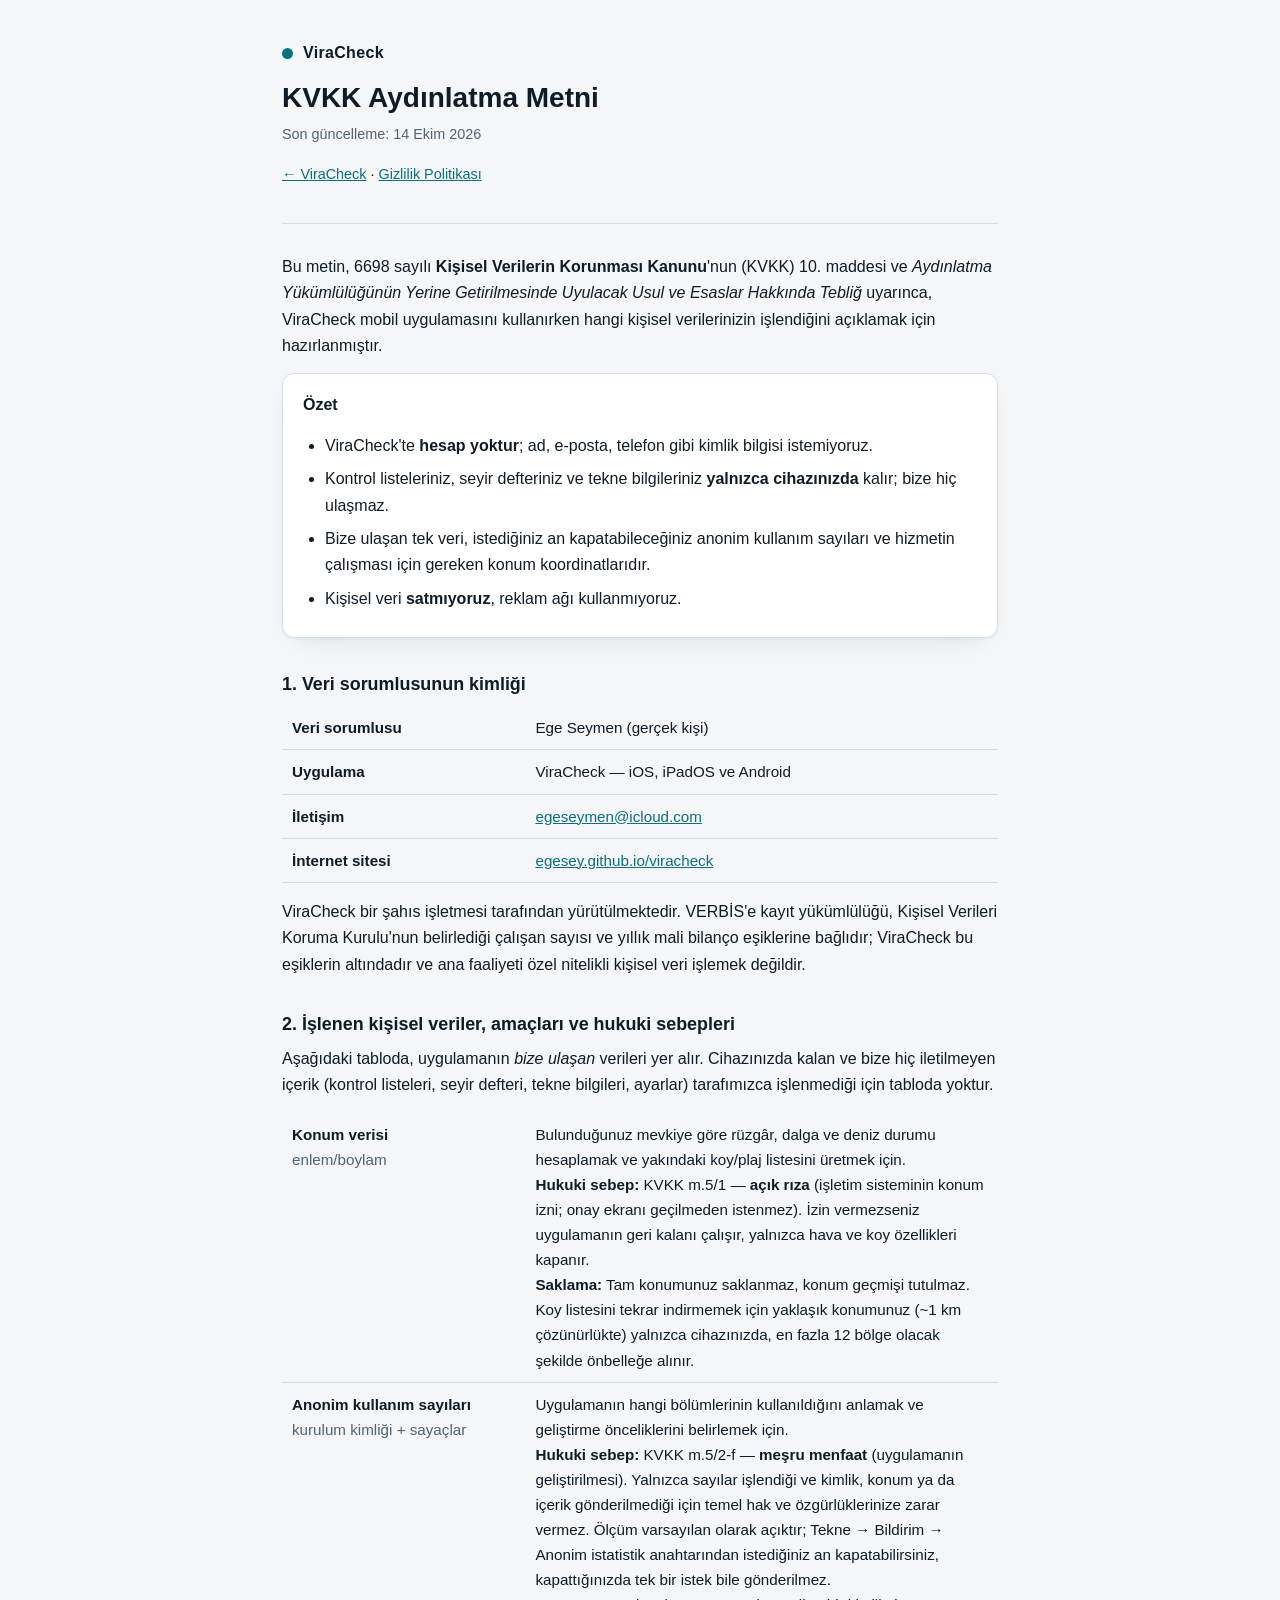
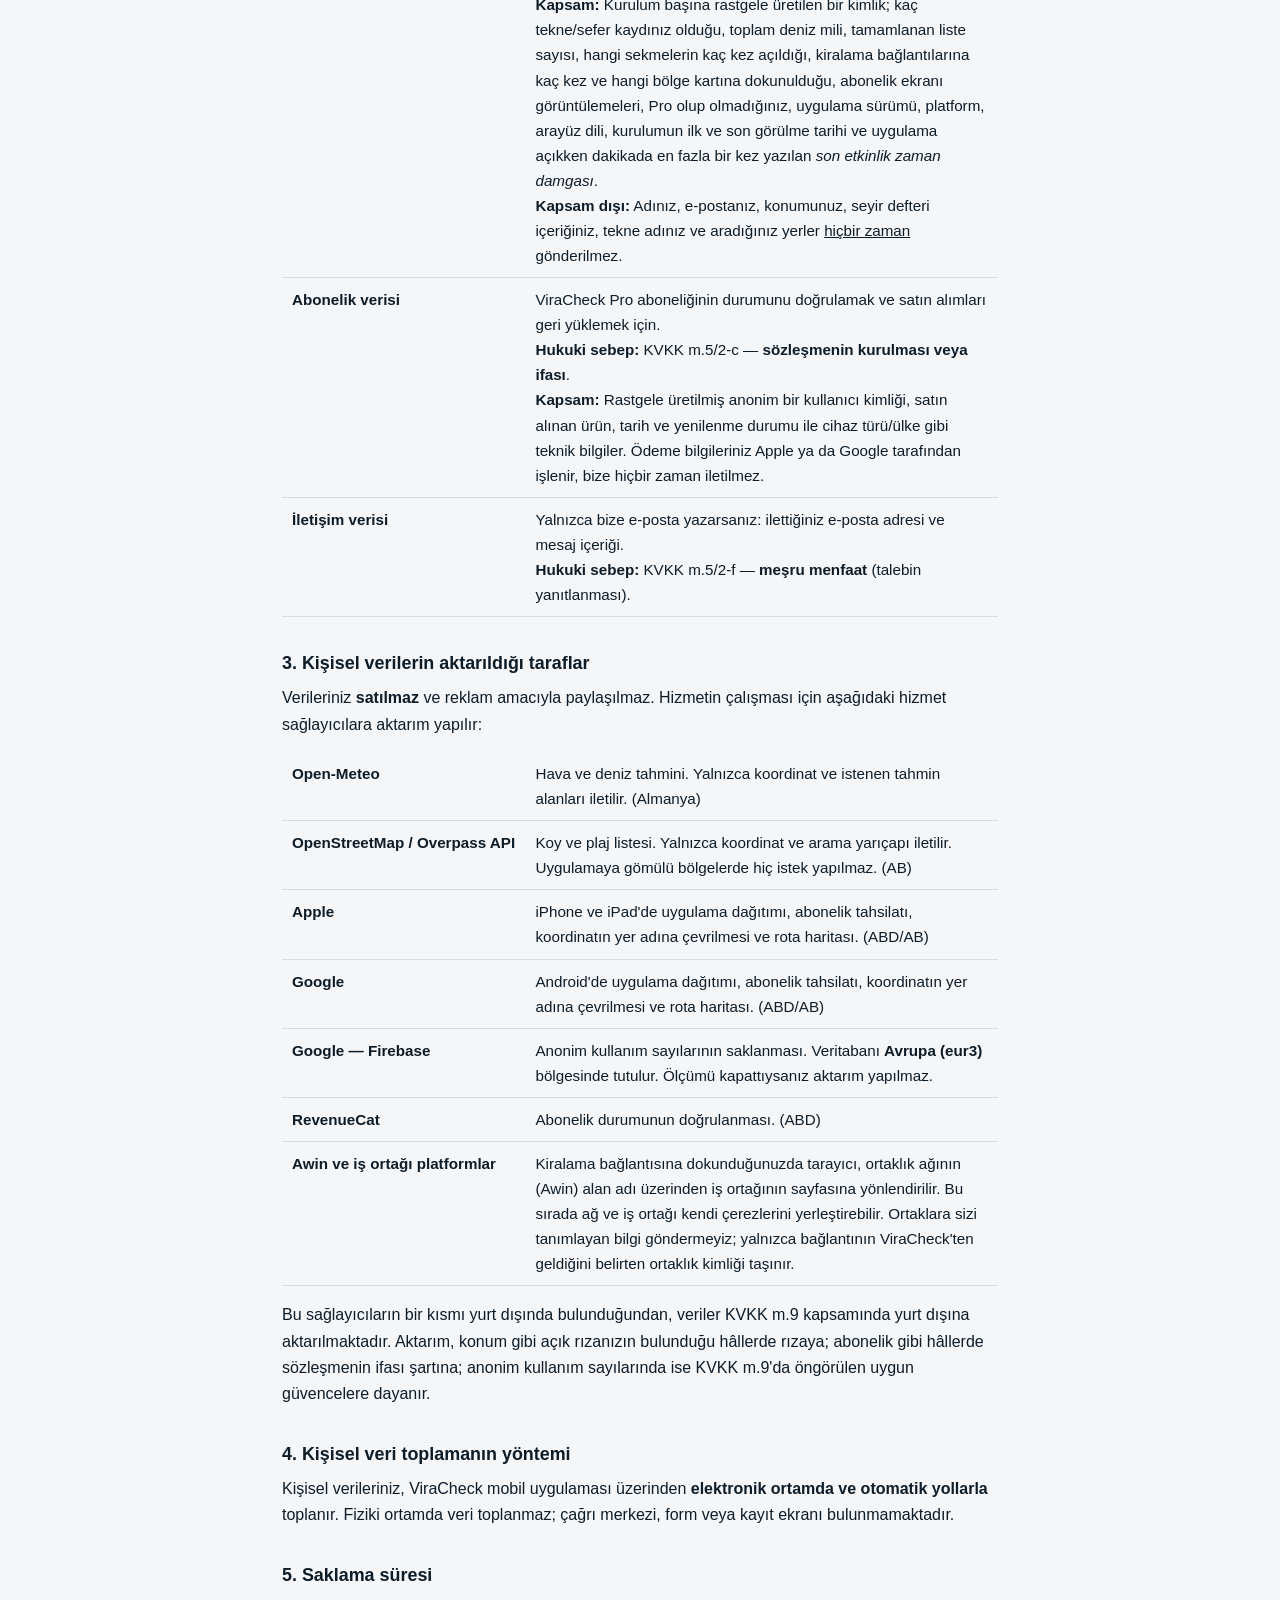
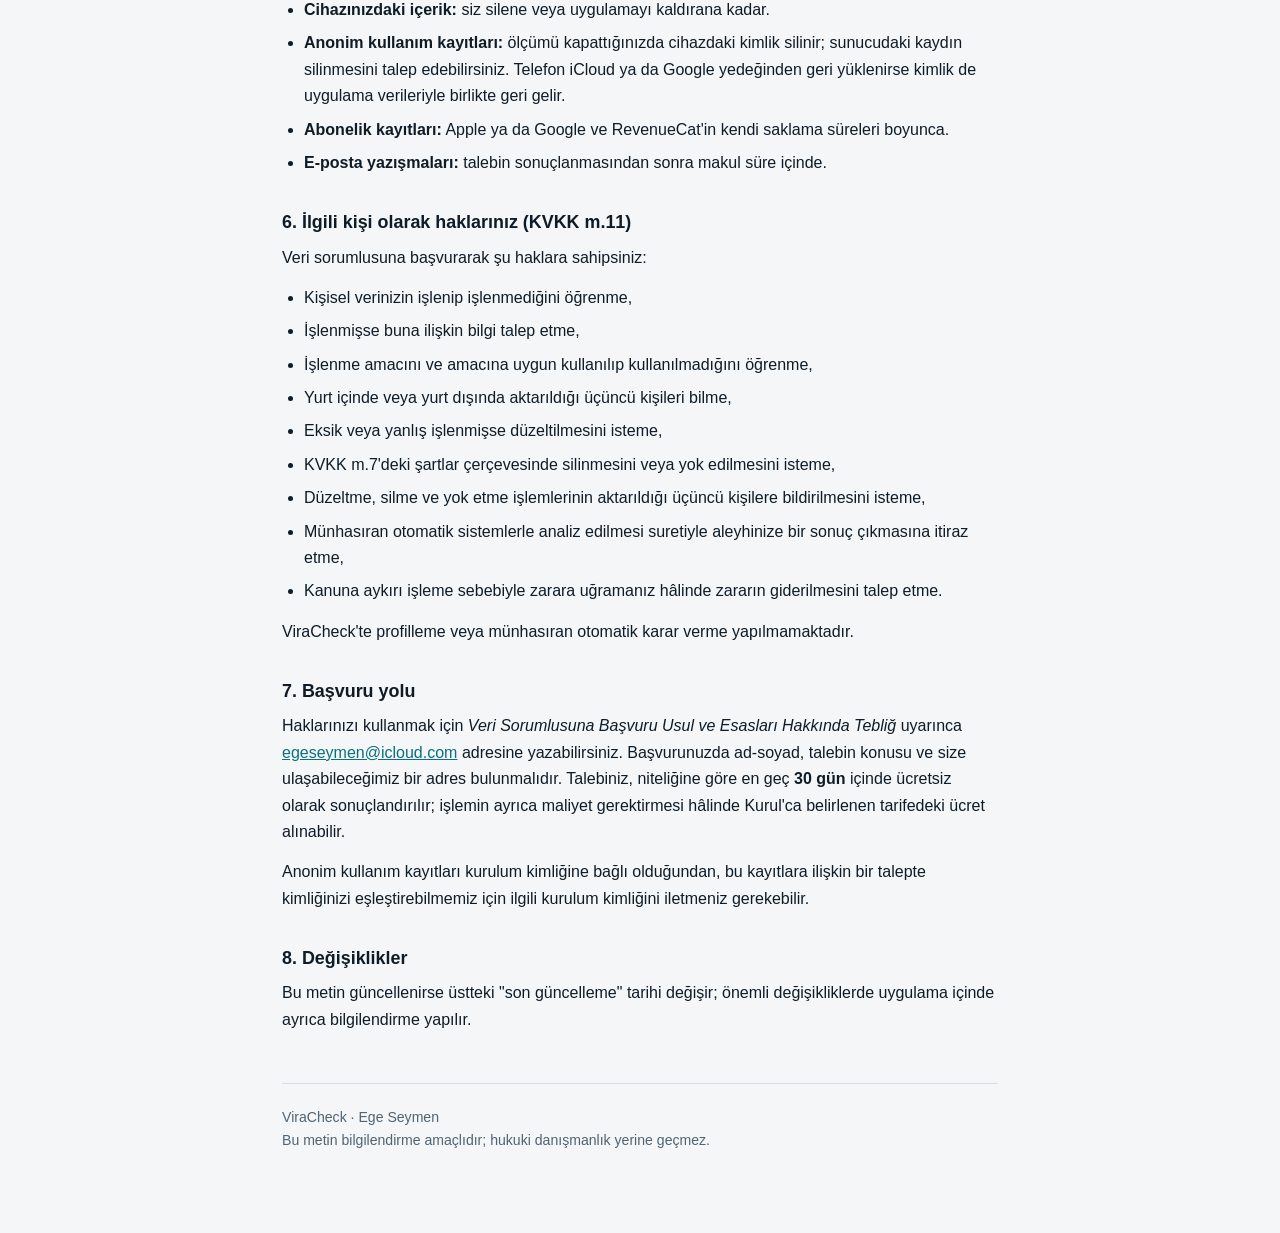
<file: kvkk-tr.html>
<!doctype html>
<html lang="tr">
<head>
<meta charset="utf-8">
<meta name="viewport" content="width=device-width, initial-scale=1">
<title>ViraCheck — KVKK Aydınlatma Metni</title>
<meta name="description" content="ViraCheck KVKK aydınlatma metni: hangi kişisel verilerin hangi amaçla işlendiği ve haklarınız.">
<link rel="canonical" href="https://egesey.github.io/viracheck/kvkk-tr.html">
<link rel="icon" href="favicon.png" type="image/png">
<meta name="theme-color" content="#F4F6F8">
<meta name="robots" content="index,follow">
<style>
  /* Palet uygulamanın beyaz temasından (src/theme.ts → lightColors) gelir;
   * site sistem temasını takip etmez, uygulamanın birincil görünümünü izler. */
  :root{
    color-scheme:light;
    --bg:#F4F6F8; --fg:#0E1C28; --muted:#4F6475; --line:#D5DEE6;
    --accent:#09707F; --card:#FFFFFF;
  }
  *{box-sizing:border-box}
  body{
    margin:0; background:var(--bg); color:var(--fg);
    font:16px/1.65 -apple-system,BlinkMacSystemFont,"Segoe UI",Roboto,Helvetica,Arial,sans-serif;
    -webkit-text-size-adjust:100%;
  }
  .wrap{max-width:760px; margin:0 auto; padding:40px 22px 80px}
  header{border-bottom:1px solid var(--line); padding-bottom:22px; margin-bottom:30px}
  .brand{display:flex; align-items:center; gap:10px; margin-bottom:14px}
  .dot{width:11px;height:11px;border-radius:50%;background:var(--accent);flex:none}
  .brand span{font-weight:700; letter-spacing:.02em}
  h1{font-size:1.75rem; line-height:1.25; margin:0 0 8px}
  .date{color:var(--muted); font-size:.9rem; margin:0}
  .lang{margin-top:16px; font-size:.9rem}
  .lang a{color:var(--accent)}
  h2{font-size:1.12rem; margin:34px 0 10px; line-height:1.35}
  p{margin:0 0 14px}
  ul{margin:0 0 14px; padding-left:22px}
  li{margin-bottom:7px}
  a{color:var(--accent); overflow-wrap:anywhere}
  .card{background:var(--card); border:1px solid var(--line); border-radius:12px; padding:18px 20px; margin:0 0 8px;
    box-shadow:0 1px 2px rgba(14,28,40,.04), 0 10px 28px -16px rgba(14,28,40,.16)}
  .card p:last-child, .card ul:last-child{margin-bottom:0}
  table{width:100%; border-collapse:collapse; margin:0 0 16px; font-size:.95rem}
  th,td{text-align:left; vertical-align:top; padding:9px 10px; border-bottom:1px solid var(--line)}
  th{font-weight:600; width:34%}
  @media (max-width:560px){
    table, tbody, tr, td, th{display:block; width:auto}
    th{border-bottom:none; padding-bottom:0}
    td{padding-top:4px}
    tr{border-bottom:1px solid var(--line); padding-bottom:8px; display:block; margin-bottom:8px}
  }
  footer{margin-top:50px; padding-top:22px; border-top:1px solid var(--line); color:var(--muted); font-size:.88rem}
</style>
</head>
<body>
<div class="wrap">

<header>
  <div class="brand"><span class="dot"></span><span>ViraCheck</span></div>
  <h1>KVKK Aydınlatma Metni</h1>
  <p class="date">Son güncelleme: 14 Ekim 2026</p>
  <p class="lang"><a href="index.html">← ViraCheck</a> · <a href="privacy-tr.html">Gizlilik Politikası</a></p>
</header>

<p>Bu metin, 6698 sayılı <strong>Kişisel Verilerin Korunması Kanunu</strong>'nun (KVKK) 10. maddesi ve
<em>Aydınlatma Yükümlülüğünün Yerine Getirilmesinde Uyulacak Usul ve Esaslar Hakkında Tebliğ</em> uyarınca,
ViraCheck mobil uygulamasını kullanırken hangi kişisel verilerinizin işlendiğini açıklamak için hazırlanmıştır.</p>

<div class="card">
  <p><strong>Özet</strong></p>
  <ul>
    <li>ViraCheck'te <strong>hesap yoktur</strong>; ad, e-posta, telefon gibi kimlik bilgisi istemiyoruz.</li>
    <li>Kontrol listeleriniz, seyir defteriniz ve tekne bilgileriniz <strong>yalnızca cihazınızda</strong> kalır; bize hiç ulaşmaz.</li>
    <li>Bize ulaşan tek veri, istediğiniz an kapatabileceğiniz anonim kullanım sayıları ve hizmetin çalışması için gereken konum koordinatlarıdır.</li>
    <li>Kişisel veri <strong>satmıyoruz</strong>, reklam ağı kullanmıyoruz.</li>
  </ul>
</div>

<h2>1. Veri sorumlusunun kimliği</h2>
<table>
  <tr><th>Veri sorumlusu</th><td>Ege Seymen (gerçek kişi)</td></tr>
  <tr><th>Uygulama</th><td>ViraCheck — iOS, iPadOS ve Android</td></tr>
  <tr><th>İletişim</th><td><a href="mailto:egeseymen@icloud.com">egeseymen@icloud.com</a></td></tr>
  <tr><th>İnternet sitesi</th><td><a href="https://egesey.github.io/viracheck/">egesey.github.io/viracheck</a></td></tr>
</table>
<p>ViraCheck bir şahıs işletmesi tarafından yürütülmektedir. VERBİS'e kayıt yükümlülüğü, Kişisel Verileri Koruma
Kurulu'nun belirlediği çalışan sayısı ve yıllık mali bilanço eşiklerine bağlıdır; ViraCheck bu eşiklerin altındadır
ve ana faaliyeti özel nitelikli kişisel veri işlemek değildir.</p>

<h2>2. İşlenen kişisel veriler, amaçları ve hukuki sebepleri</h2>
<p>Aşağıdaki tabloda, uygulamanın <em>bize ulaşan</em> verileri yer alır. Cihazınızda kalan ve bize hiç iletilmeyen
içerik (kontrol listeleri, seyir defteri, tekne bilgileri, ayarlar) tarafımızca işlenmediği için tabloda yoktur.</p>
<table>
  <tr>
    <th>Konum verisi<br><span style="font-weight:400;color:var(--muted)">enlem/boylam</span></th>
    <td>
      Bulunduğunuz mevkiye göre rüzgâr, dalga ve deniz durumu hesaplamak ve yakındaki koy/plaj listesini üretmek için.<br>
      <strong>Hukuki sebep:</strong> KVKK m.5/1 — <strong>açık rıza</strong> (işletim sisteminin konum izni; onay ekranı geçilmeden istenmez). İzin vermezseniz
      uygulamanın geri kalanı çalışır, yalnızca hava ve koy özellikleri kapanır.<br>
      <strong>Saklama:</strong> Tam konumunuz saklanmaz, konum geçmişi tutulmaz. Koy listesini tekrar indirmemek
      için yaklaşık konumunuz (~1 km çözünürlükte) yalnızca cihazınızda, en fazla 12 bölge olacak şekilde önbelleğe alınır.
    </td>
  </tr>
  <tr>
    <th>Anonim kullanım sayıları<br><span style="font-weight:400;color:var(--muted)">kurulum kimliği + sayaçlar</span></th>
    <td>
      Uygulamanın hangi bölümlerinin kullanıldığını anlamak ve geliştirme önceliklerini belirlemek için.<br>
      <strong>Hukuki sebep:</strong> KVKK m.5/2-f — <strong>meşru menfaat</strong> (uygulamanın geliştirilmesi). Yalnızca
      sayılar işlendiği ve kimlik, konum ya da içerik gönderilmediği için temel hak ve özgürlüklerinize zarar vermez.
      Ölçüm varsayılan olarak açıktır; Tekne → Bildirim → Anonim istatistik anahtarından istediğiniz an kapatabilirsiniz,
      kapattığınızda tek bir istek bile gönderilmez.<br>
      <strong>Kapsam:</strong> Kurulum başına rastgele üretilen bir kimlik; kaç tekne/sefer kaydınız olduğu, toplam
      deniz mili, tamamlanan liste sayısı, hangi sekmelerin kaç kez açıldığı, kiralama bağlantılarına kaç kez ve
      hangi bölge kartına dokunulduğu, abonelik ekranı görüntülemeleri, Pro olup olmadığınız, uygulama sürümü,
      platform, arayüz dili, kurulumun ilk ve son görülme tarihi ve uygulama açıkken dakikada en fazla bir kez
      yazılan <em>son etkinlik zaman damgası</em>.<br>
      <strong>Kapsam dışı:</strong> Adınız, e-postanız, konumunuz, seyir defteri içeriğiniz, tekne adınız ve
      aradığınız yerler <u>hiçbir zaman</u> gönderilmez.
    </td>
  </tr>
  <tr>
    <th>Abonelik verisi</th>
    <td>
      ViraCheck Pro aboneliğinin durumunu doğrulamak ve satın alımları geri yüklemek için.<br>
      <strong>Hukuki sebep:</strong> KVKK m.5/2-c — <strong>sözleşmenin kurulması veya ifası</strong>.<br>
      <strong>Kapsam:</strong> Rastgele üretilmiş anonim bir kullanıcı kimliği, satın alınan ürün, tarih ve
      yenilenme durumu ile cihaz türü/ülke gibi teknik bilgiler. Ödeme bilgileriniz Apple ya da Google tarafından işlenir,
      bize hiçbir zaman iletilmez.
    </td>
  </tr>
  <tr>
    <th>İletişim verisi</th>
    <td>
      Yalnızca bize e-posta yazarsanız: ilettiğiniz e-posta adresi ve mesaj içeriği.<br>
      <strong>Hukuki sebep:</strong> KVKK m.5/2-f — <strong>meşru menfaat</strong> (talebin yanıtlanması).
    </td>
  </tr>
</table>

<h2>3. Kişisel verilerin aktarıldığı taraflar</h2>
<p>Verileriniz <strong>satılmaz</strong> ve reklam amacıyla paylaşılmaz. Hizmetin çalışması için aşağıdaki
hizmet sağlayıcılara aktarım yapılır:</p>
<table>
  <tr><th>Open-Meteo</th><td>Hava ve deniz tahmini. Yalnızca koordinat ve istenen tahmin alanları iletilir. (Almanya)</td></tr>
  <tr><th>OpenStreetMap / Overpass API</th><td>Koy ve plaj listesi. Yalnızca koordinat ve arama yarıçapı iletilir. Uygulamaya gömülü bölgelerde hiç istek yapılmaz. (AB)</td></tr>
  <tr><th>Apple</th><td>iPhone ve iPad'de uygulama dağıtımı, abonelik tahsilatı, koordinatın yer adına çevrilmesi ve rota haritası. (ABD/AB)</td></tr>
  <tr><th>Google</th><td>Android'de uygulama dağıtımı, abonelik tahsilatı, koordinatın yer adına çevrilmesi ve rota haritası. (ABD/AB)</td></tr>
  <tr><th>Google — Firebase</th><td>Anonim kullanım sayılarının saklanması. Veritabanı <strong>Avrupa (eur3)</strong> bölgesinde tutulur. Ölçümü kapattıysanız aktarım yapılmaz.</td></tr>
  <tr><th>RevenueCat</th><td>Abonelik durumunun doğrulanması. (ABD)</td></tr>
  <tr><th>Awin ve iş ortağı platformlar</th><td>Kiralama bağlantısına dokunduğunuzda tarayıcı, ortaklık ağının (Awin) alan adı üzerinden iş ortağının sayfasına yönlendirilir. Bu sırada ağ ve iş ortağı kendi çerezlerini yerleştirebilir. Ortaklara sizi tanımlayan bilgi göndermeyiz; yalnızca bağlantının ViraCheck'ten geldiğini belirten ortaklık kimliği taşınır.</td></tr>
</table>
<p>Bu sağlayıcıların bir kısmı yurt dışında bulunduğundan, veriler KVKK m.9 kapsamında yurt dışına aktarılmaktadır.
Aktarım, konum gibi açık rızanızın bulunduğu hâllerde rızaya; abonelik gibi hâllerde sözleşmenin ifası şartına;
anonim kullanım sayılarında ise KVKK m.9'da öngörülen uygun güvencelere dayanır.</p>

<h2>4. Kişisel veri toplamanın yöntemi</h2>
<p>Kişisel verileriniz, ViraCheck mobil uygulaması üzerinden <strong>elektronik ortamda ve otomatik yollarla</strong>
toplanır. Fiziki ortamda veri toplanmaz; çağrı merkezi, form veya kayıt ekranı bulunmamaktadır.</p>

<h2>5. Saklama süresi</h2>
<ul>
  <li><strong>Cihazınızdaki içerik:</strong> siz silene veya uygulamayı kaldırana kadar.</li>
  <li><strong>Anonim kullanım kayıtları:</strong> ölçümü kapattığınızda cihazdaki kimlik silinir; sunucudaki kaydın silinmesini talep edebilirsiniz. Telefon iCloud ya da Google yedeğinden geri yüklenirse kimlik de uygulama verileriyle birlikte geri gelir.</li>
  <li><strong>Abonelik kayıtları:</strong> Apple ya da Google ve RevenueCat'in kendi saklama süreleri boyunca.</li>
  <li><strong>E-posta yazışmaları:</strong> talebin sonuçlanmasından sonra makul süre içinde.</li>
</ul>

<h2>6. İlgili kişi olarak haklarınız (KVKK m.11)</h2>
<p>Veri sorumlusuna başvurarak şu haklara sahipsiniz:</p>
<ul>
  <li>Kişisel verinizin işlenip işlenmediğini öğrenme,</li>
  <li>İşlenmişse buna ilişkin bilgi talep etme,</li>
  <li>İşlenme amacını ve amacına uygun kullanılıp kullanılmadığını öğrenme,</li>
  <li>Yurt içinde veya yurt dışında aktarıldığı üçüncü kişileri bilme,</li>
  <li>Eksik veya yanlış işlenmişse düzeltilmesini isteme,</li>
  <li>KVKK m.7'deki şartlar çerçevesinde silinmesini veya yok edilmesini isteme,</li>
  <li>Düzeltme, silme ve yok etme işlemlerinin aktarıldığı üçüncü kişilere bildirilmesini isteme,</li>
  <li>Münhasıran otomatik sistemlerle analiz edilmesi suretiyle aleyhinize bir sonuç çıkmasına itiraz etme,</li>
  <li>Kanuna aykırı işleme sebebiyle zarara uğramanız hâlinde zararın giderilmesini talep etme.</li>
</ul>
<p>ViraCheck'te profilleme veya münhasıran otomatik karar verme yapılmamaktadır.</p>

<h2>7. Başvuru yolu</h2>
<p>Haklarınızı kullanmak için <em>Veri Sorumlusuna Başvuru Usul ve Esasları Hakkında Tebliğ</em> uyarınca
<a href="mailto:egeseymen@icloud.com">egeseymen@icloud.com</a> adresine yazabilirsiniz. Başvurunuzda ad-soyad,
talebin konusu ve size ulaşabileceğimiz bir adres bulunmalıdır. Talebiniz, niteliğine göre en geç
<strong>30 gün</strong> içinde ücretsiz olarak sonuçlandırılır; işlemin ayrıca maliyet gerektirmesi hâlinde
Kurul'ca belirlenen tarifedeki ücret alınabilir.</p>
<p>Anonim kullanım kayıtları kurulum kimliğine bağlı olduğundan, bu kayıtlara ilişkin bir talepte kimliğinizi
eşleştirebilmemiz için ilgili kurulum kimliğini iletmeniz gerekebilir.</p>

<h2>8. Değişiklikler</h2>
<p>Bu metin güncellenirse üstteki "son güncelleme" tarihi değişir; önemli değişikliklerde uygulama içinde ayrıca
bilgilendirme yapılır.</p>

<footer>
  ViraCheck · Ege Seymen<br>
  Bu metin bilgilendirme amaçlıdır; hukuki danışmanlık yerine geçmez.
</footer>

</div>
</body>
</html>
</file>
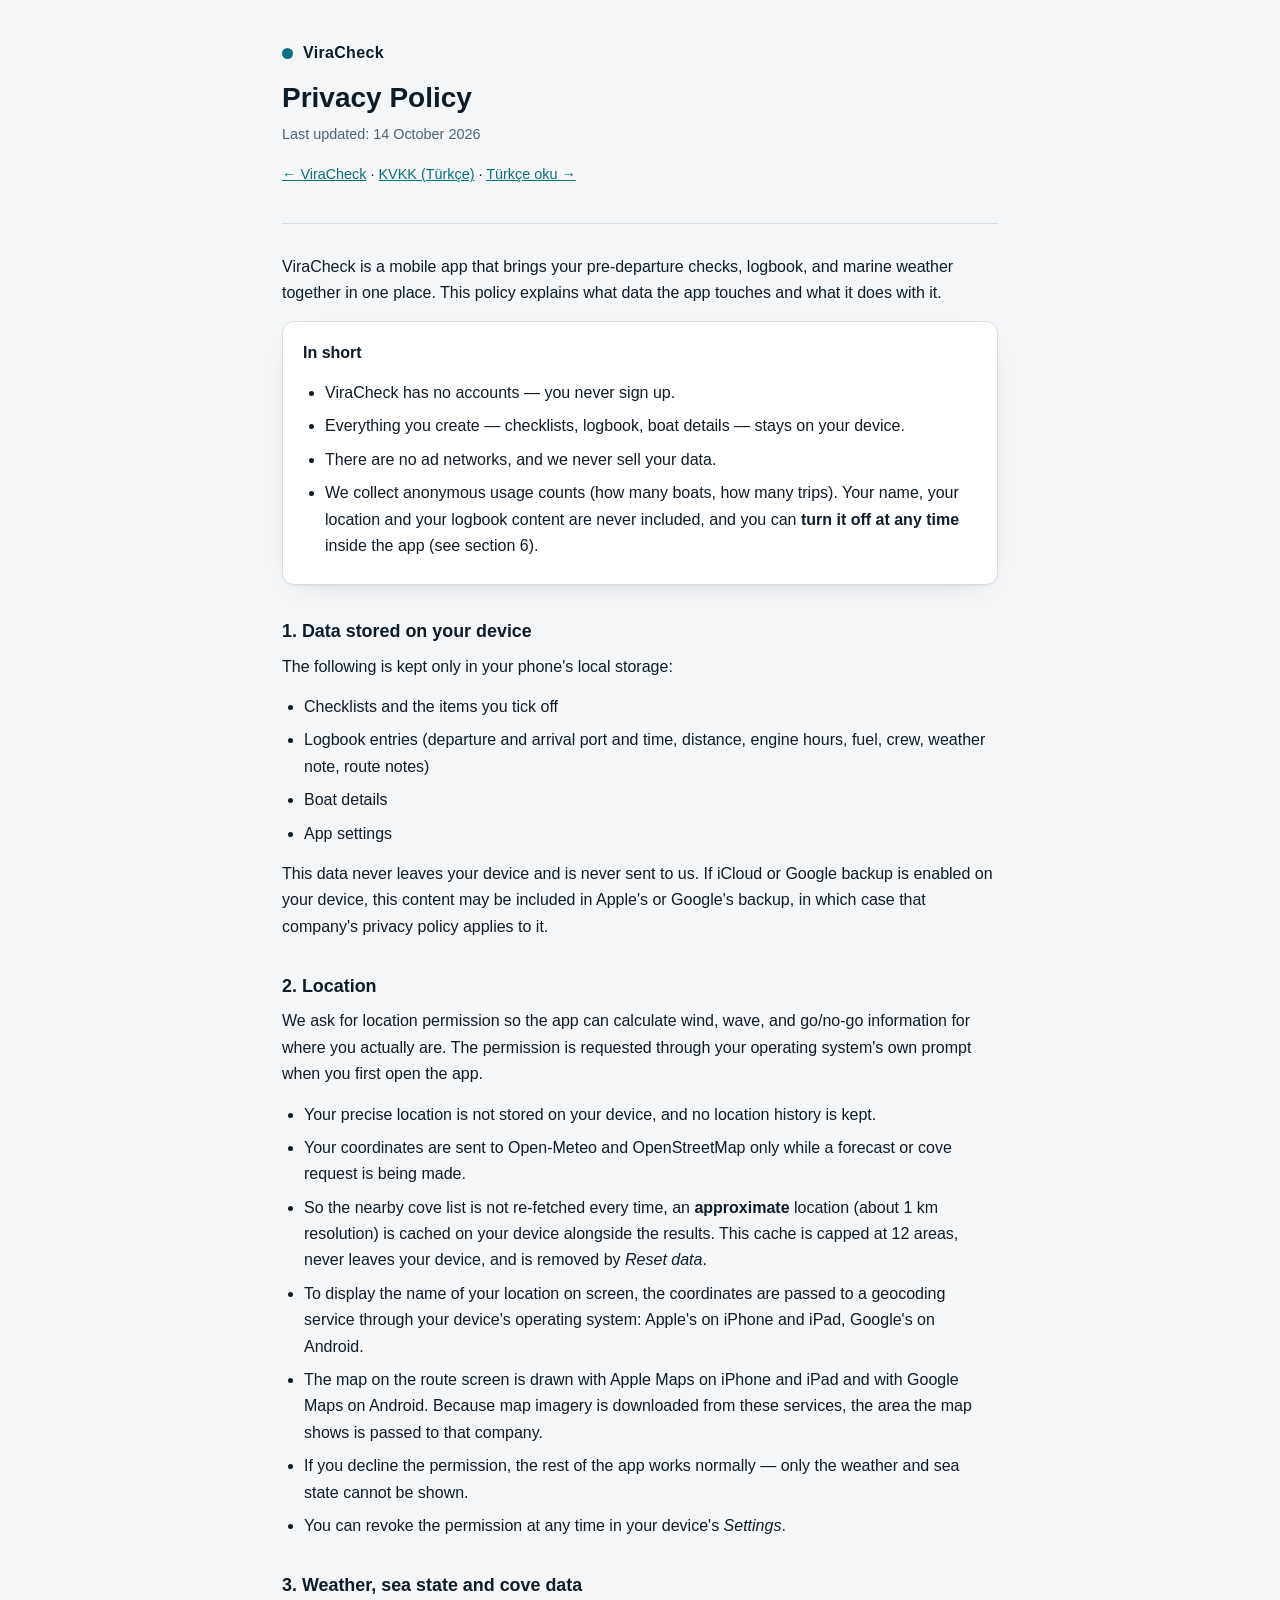
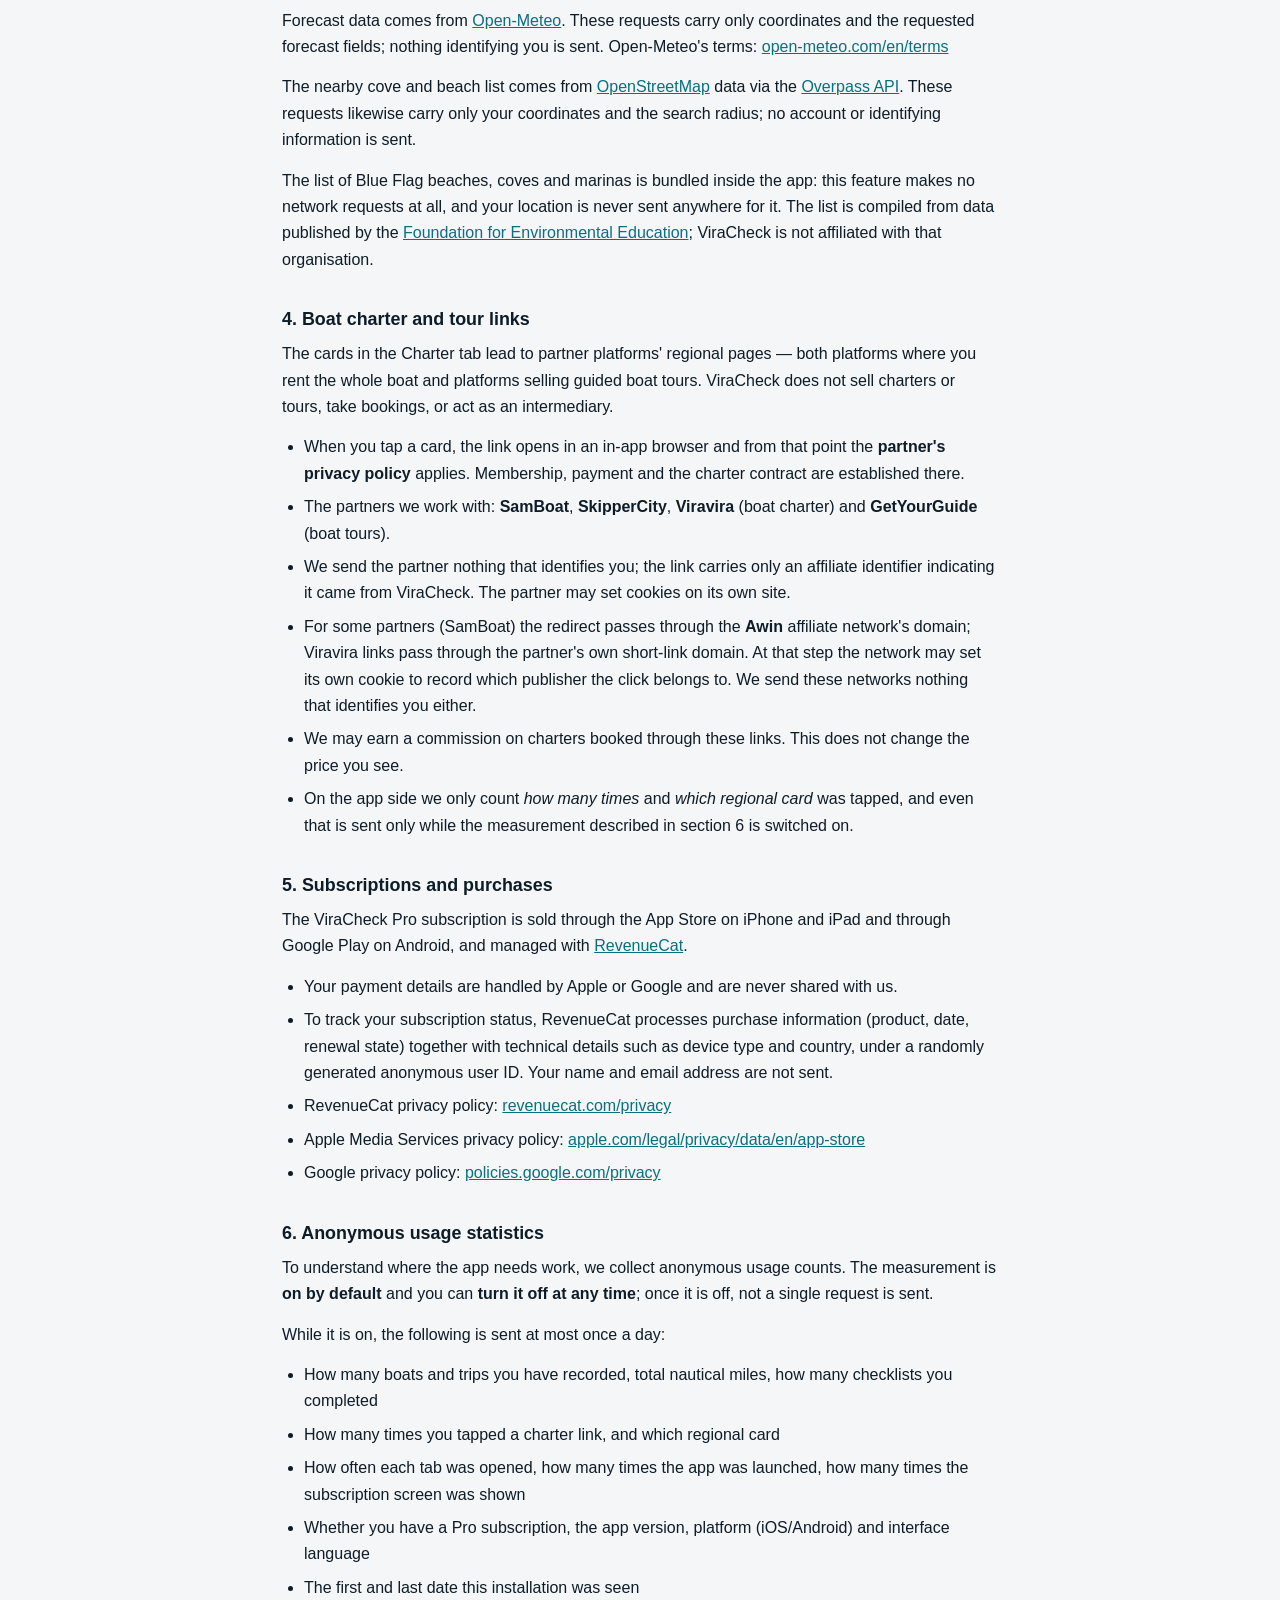
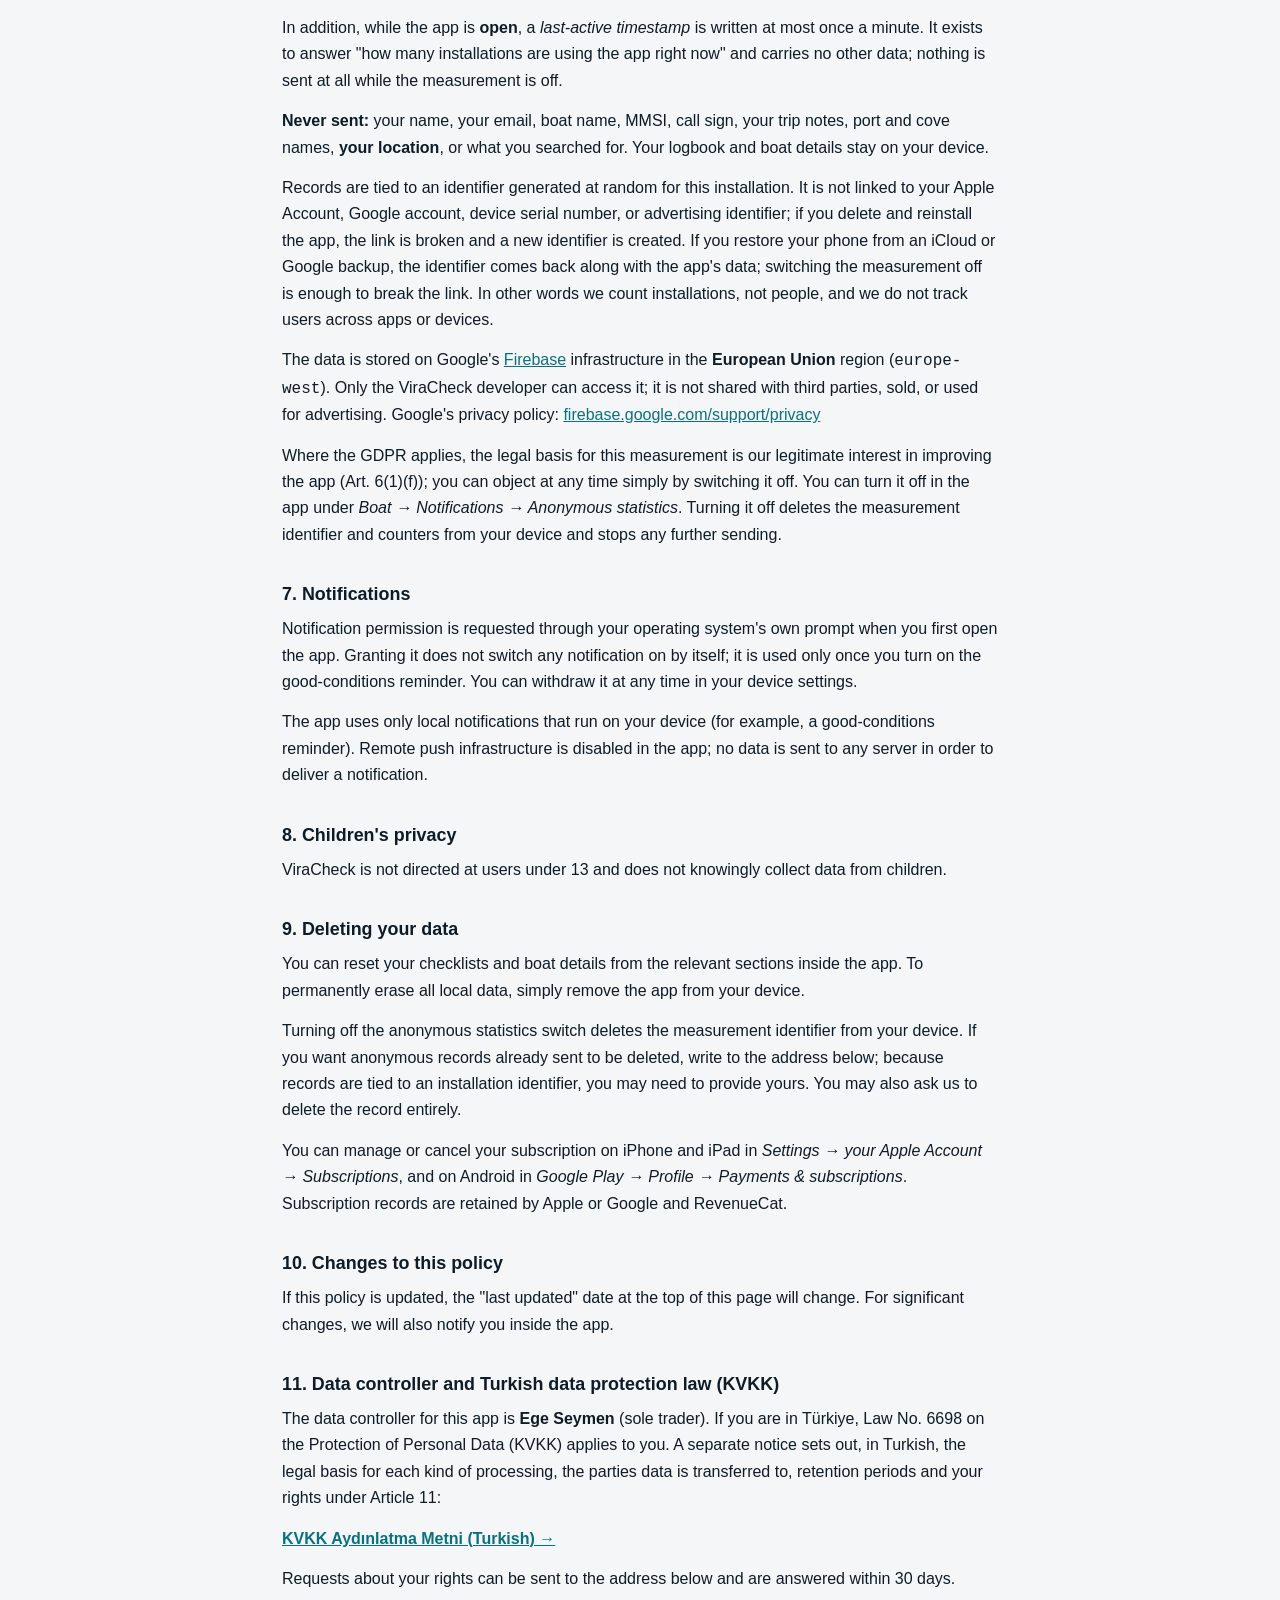
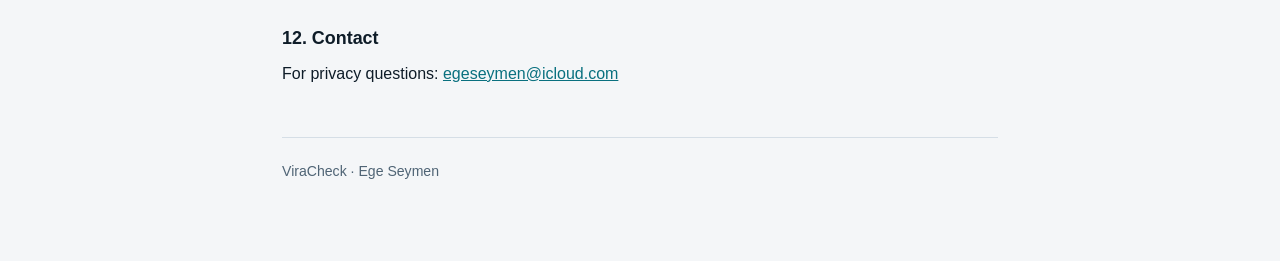
<file: privacy-en.html>
<!doctype html>
<html lang="en">
<head>
<meta charset="utf-8">
<meta name="viewport" content="width=device-width, initial-scale=1">
<title>ViraCheck — Privacy Policy</title>
<meta name="description" content="ViraCheck privacy policy: no account, data stays on your device, location is used only for the forecast and cove search.">
<link rel="canonical" href="https://egesey.github.io/viracheck/privacy-en.html">
<link rel="alternate" hreflang="en" href="https://egesey.github.io/viracheck/privacy-en.html">
<link rel="alternate" hreflang="tr" href="https://egesey.github.io/viracheck/privacy-tr.html">
<link rel="icon" href="favicon.png" type="image/png">
<meta name="theme-color" content="#F4F6F8">
<!-- Impact iş ortağı ağı site doğrulaması. -->
<meta name='impact-site-verification' value='7d20c3fe-10fc-4278-ba26-3518eeddc6a9'>
<style>
  /* Site tamamen koyudur, sistem temasını takip etmez — uygulama da öyle. */
  :root{
    color-scheme:light;
    --bg:#F4F6F8; --fg:#0E1C28; --muted:#4F6475; --line:#D5DEE6;
    --accent:#09707F; --card:#FFFFFF;
  }
  *{box-sizing:border-box}
  body{
    margin:0; background:var(--bg); color:var(--fg);
    font:16px/1.65 -apple-system,BlinkMacSystemFont,"Segoe UI",Roboto,Helvetica,Arial,sans-serif;
    -webkit-text-size-adjust:100%;
  }
  .wrap{max-width:760px; margin:0 auto; padding:40px 22px 80px}
  header{border-bottom:1px solid var(--line); padding-bottom:22px; margin-bottom:30px}
  .brand{display:flex; align-items:center; gap:10px; margin-bottom:14px}
  .dot{width:11px;height:11px;border-radius:50%;background:var(--accent);flex:none}
  .brand span{font-weight:700; letter-spacing:.02em}
  h1{font-size:1.75rem; line-height:1.25; margin:0 0 8px}
  .date{color:var(--muted); font-size:.9rem; margin:0}
  .lang{margin-top:16px; font-size:.9rem}
  .lang a{color:var(--accent)}
  h2{font-size:1.12rem; margin:34px 0 10px; line-height:1.35}
  p{margin:0 0 14px}
  ul{margin:0 0 14px; padding-left:22px}
  li{margin-bottom:7px}
  a{color:var(--accent); overflow-wrap:anywhere}
  .card{background:var(--card); border:1px solid var(--line); border-radius:12px; padding:18px 20px; margin:0 0 8px;
    box-shadow:0 1px 2px rgba(14,28,40,.04), 0 10px 28px -16px rgba(14,28,40,.16)}
  .card p:last-child, .card ul:last-child{margin-bottom:0}
  footer{margin-top:50px; padding-top:22px; border-top:1px solid var(--line); color:var(--muted); font-size:.88rem}
</style>
</head>
<body>
<div class="wrap">

<header>
  <div class="brand"><span class="dot"></span><span>ViraCheck</span></div>
  <h1>Privacy Policy</h1>
  <p class="date">Last updated: 14 October 2026</p>
  <p class="lang"><a href="index-en.html">← ViraCheck</a> · <a href="kvkk-tr.html">KVKK (Türkçe)</a> · <a href="privacy-tr.html">Türkçe oku →</a></p>
</header>

<p>ViraCheck is a mobile app that brings your pre-departure checks, logbook, and marine weather together in one place. This policy explains what data the app touches and what it does with it.</p>

<div class="card">
  <p><strong>In short</strong></p>
  <ul>
    <li>ViraCheck has no accounts — you never sign up.</li>
    <li>Everything you create — checklists, logbook, boat details — stays on your device.</li>
    <li>There are no ad networks, and we never sell your data.</li>
    <li>We collect anonymous usage counts (how many boats, how many trips). Your name, your location and your logbook content are never included, and you can <strong>turn it off at any time</strong> inside the app (see section 6).</li>
  </ul>
</div>

<h2>1. Data stored on your device</h2>
<p>The following is kept only in your phone's local storage:</p>
<ul>
  <li>Checklists and the items you tick off</li>
  <li>Logbook entries (departure and arrival port and time, distance, engine hours, fuel, crew, weather note, route notes)</li>
  <li>Boat details</li>
  <li>App settings</li>
</ul>
<p>This data never leaves your device and is never sent to us. If iCloud or Google backup is enabled on your device, this content may be included in Apple's or Google's backup, in which case that company's privacy policy applies to it.</p>

<h2>2. Location</h2>
<p>We ask for location permission so the app can calculate wind, wave, and go/no-go information for where you actually are. The permission is requested through your operating system's own prompt when you first open the app.</p>
<ul>
  <li>Your precise location is not stored on your device, and no location history is kept.</li>
  <li>Your coordinates are sent to Open-Meteo and OpenStreetMap only while a forecast or cove request is being made.</li>
  <li>So the nearby cove list is not re-fetched every time, an <strong>approximate</strong> location (about 1 km resolution) is cached on your device alongside the results. This cache is capped at 12 areas, never leaves your device, and is removed by <em>Reset data</em>.</li>
  <li>To display the name of your location on screen, the coordinates are passed to a geocoding service through your device's operating system: Apple's on iPhone and iPad, Google's on Android.</li>
  <li>The map on the route screen is drawn with Apple Maps on iPhone and iPad and with Google Maps on Android. Because map imagery is downloaded from these services, the area the map shows is passed to that company.</li>
  <li>If you decline the permission, the rest of the app works normally — only the weather and sea state cannot be shown.</li>
  <li>You can revoke the permission at any time in your device's <em>Settings</em>.</li>
</ul>

<h2>3. Weather, sea state and cove data</h2>
<p>Forecast data comes from <a href="https://open-meteo.com">Open-Meteo</a>. These requests carry only coordinates and the requested forecast fields; nothing identifying you is sent. Open-Meteo's terms: <a href="https://open-meteo.com/en/terms">open-meteo.com/en/terms</a></p>
<p>The nearby cove and beach list comes from <a href="https://www.openstreetmap.org">OpenStreetMap</a> data via the <a href="https://overpass-api.de">Overpass API</a>. These requests likewise carry only your coordinates and the search radius; no account or identifying information is sent.</p>
<p>The list of Blue Flag beaches, coves and marinas is bundled inside the app: this feature makes no network requests at all, and your location is never sent anywhere for it. The list is compiled from data published by the <a href="https://www.blueflag.global">Foundation for Environmental Education</a>; ViraCheck is not affiliated with that organisation.</p>

<h2>4. Boat charter and tour links</h2>
<p>The cards in the Charter tab lead to partner platforms' regional pages — both platforms where you rent the whole boat and platforms selling guided boat tours. ViraCheck does not sell charters or tours, take bookings, or act as an intermediary.</p>
<ul>
  <li>When you tap a card, the link opens in an in-app browser and from that point the <strong>partner's privacy policy</strong> applies. Membership, payment and the charter contract are established there.</li>
  <li>The partners we work with: <strong>SamBoat</strong>, <strong>SkipperCity</strong>, <strong>Viravira</strong> (boat charter) and <strong>GetYourGuide</strong> (boat tours).</li>
  <li>We send the partner nothing that identifies you; the link carries only an affiliate identifier indicating it came from ViraCheck. The partner may set cookies on its own site.</li>
  <li>For some partners (SamBoat) the redirect passes through the <strong>Awin</strong> affiliate network's domain; Viravira links pass through the partner's own short-link domain. At that step the network may set its own cookie to record which publisher the click belongs to. We send these networks nothing that identifies you either.</li>
  <li>We may earn a commission on charters booked through these links. This does not change the price you see.</li>
  <li>On the app side we only count <em>how many times</em> and <em>which regional card</em> was tapped, and even that is sent only while the measurement described in section 6 is switched on.</li>
</ul>

<h2>5. Subscriptions and purchases</h2>
<p>The ViraCheck Pro subscription is sold through the App Store on iPhone and iPad and through Google Play on Android, and managed with <a href="https://www.revenuecat.com">RevenueCat</a>.</p>
<ul>
  <li>Your payment details are handled by Apple or Google and are never shared with us.</li>
  <li>To track your subscription status, RevenueCat processes purchase information (product, date, renewal state) together with technical details such as device type and country, under a randomly generated anonymous user ID. Your name and email address are not sent.</li>
  <li>RevenueCat privacy policy: <a href="https://www.revenuecat.com/privacy">revenuecat.com/privacy</a></li>
  <li>Apple Media Services privacy policy: <a href="https://www.apple.com/legal/privacy/data/en/app-store/">apple.com/legal/privacy/data/en/app-store</a></li>
  <li>Google privacy policy: <a href="https://policies.google.com/privacy">policies.google.com/privacy</a></li>
</ul>

<h2>6. Anonymous usage statistics</h2>
<p>To understand where the app needs work, we collect anonymous usage counts. The measurement is <strong>on by default</strong> and you can <strong>turn it off at any time</strong>; once it is off, not a single request is sent.</p>
<p>While it is on, the following is sent at most once a day:</p>
<ul>
  <li>How many boats and trips you have recorded, total nautical miles, how many checklists you completed</li>
  <li>How many times you tapped a charter link, and which regional card</li>
  <li>How often each tab was opened, how many times the app was launched, how many times the subscription screen was shown</li>
  <li>Whether you have a Pro subscription, the app version, platform (iOS/Android) and interface language</li>
  <li>The first and last date this installation was seen</li>
</ul>
<p>In addition, while the app is <strong>open</strong>, a <em>last-active timestamp</em> is written at most once a minute. It exists to answer "how many installations are using the app right now" and carries no other data; nothing is sent at all while the measurement is off.</p>
<p><strong>Never sent:</strong> your name, your email, boat name, MMSI, call sign, your trip notes, port and cove names, <strong>your location</strong>, or what you searched for. Your logbook and boat details stay on your device.</p>
<p>Records are tied to an identifier generated at random for this installation. It is not linked to your Apple Account, Google account, device serial number, or advertising identifier; if you delete and reinstall the app, the link is broken and a new identifier is created. If you restore your phone from an iCloud or Google backup, the identifier comes back along with the app's data; switching the measurement off is enough to break the link. In other words we count installations, not people, and we do not track users across apps or devices.</p>
<p>The data is stored on Google's <a href="https://firebase.google.com">Firebase</a> infrastructure in the <strong>European Union</strong> region (<code>europe-west</code>). Only the ViraCheck developer can access it; it is not shared with third parties, sold, or used for advertising. Google's privacy policy: <a href="https://firebase.google.com/support/privacy">firebase.google.com/support/privacy</a></p>
<p>Where the GDPR applies, the legal basis for this measurement is our legitimate interest in improving the app (Art. 6(1)(f)); you can object at any time simply by switching it off. You can turn it off in the app under <em>Boat → Notifications → Anonymous statistics</em>. Turning it off deletes the measurement identifier and counters from your device and stops any further sending.</p>

<h2>7. Notifications</h2>
<p>Notification permission is requested through your operating system's own prompt when you first open the app. Granting it does not switch any notification on by itself; it is used only once you turn on the good-conditions reminder. You can withdraw it at any time in your device settings.</p>
<p>The app uses only local notifications that run on your device (for example, a good-conditions reminder). Remote push infrastructure is disabled in the app; no data is sent to any server in order to deliver a notification.</p>

<h2>8. Children's privacy</h2>
<p>ViraCheck is not directed at users under 13 and does not knowingly collect data from children.</p>

<h2>9. Deleting your data</h2>
<p>You can reset your checklists and boat details from the relevant sections inside the app. To permanently erase all local data, simply remove the app from your device.</p>
<p>Turning off the anonymous statistics switch deletes the measurement identifier from your device. If you want anonymous records already sent to be deleted, write to the address below; because records are tied to an installation identifier, you may need to provide yours. You may also ask us to delete the record entirely.</p>
<p>You can manage or cancel your subscription on iPhone and iPad in <em>Settings → your Apple Account → Subscriptions</em>, and on Android in <em>Google Play → Profile → Payments &amp; subscriptions</em>. Subscription records are retained by Apple or Google and RevenueCat.</p>

<h2>10. Changes to this policy</h2>
<p>If this policy is updated, the "last updated" date at the top of this page will change. For significant changes, we will also notify you inside the app.</p>

<h2>11. Data controller and Turkish data protection law (KVKK)</h2>
<p>The data controller for this app is <strong>Ege Seymen</strong> (sole trader). If you are in Türkiye,
Law No. 6698 on the Protection of Personal Data (KVKK) applies to you. A separate notice sets out, in Turkish,
the legal basis for each kind of processing, the parties data is transferred to, retention periods and your
rights under Article 11:</p>
<p><a href="kvkk-tr.html"><strong>KVKK Aydınlatma Metni (Turkish) →</strong></a></p>
<p>Requests about your rights can be sent to the address below and are answered within 30 days.</p>

<h2>12. Contact</h2>
<p>For privacy questions: <a href="mailto:egeseymen@icloud.com">egeseymen@icloud.com</a></p>

<footer>
  ViraCheck · Ege Seymen
</footer>

</div>
</body>
</html>
</file>
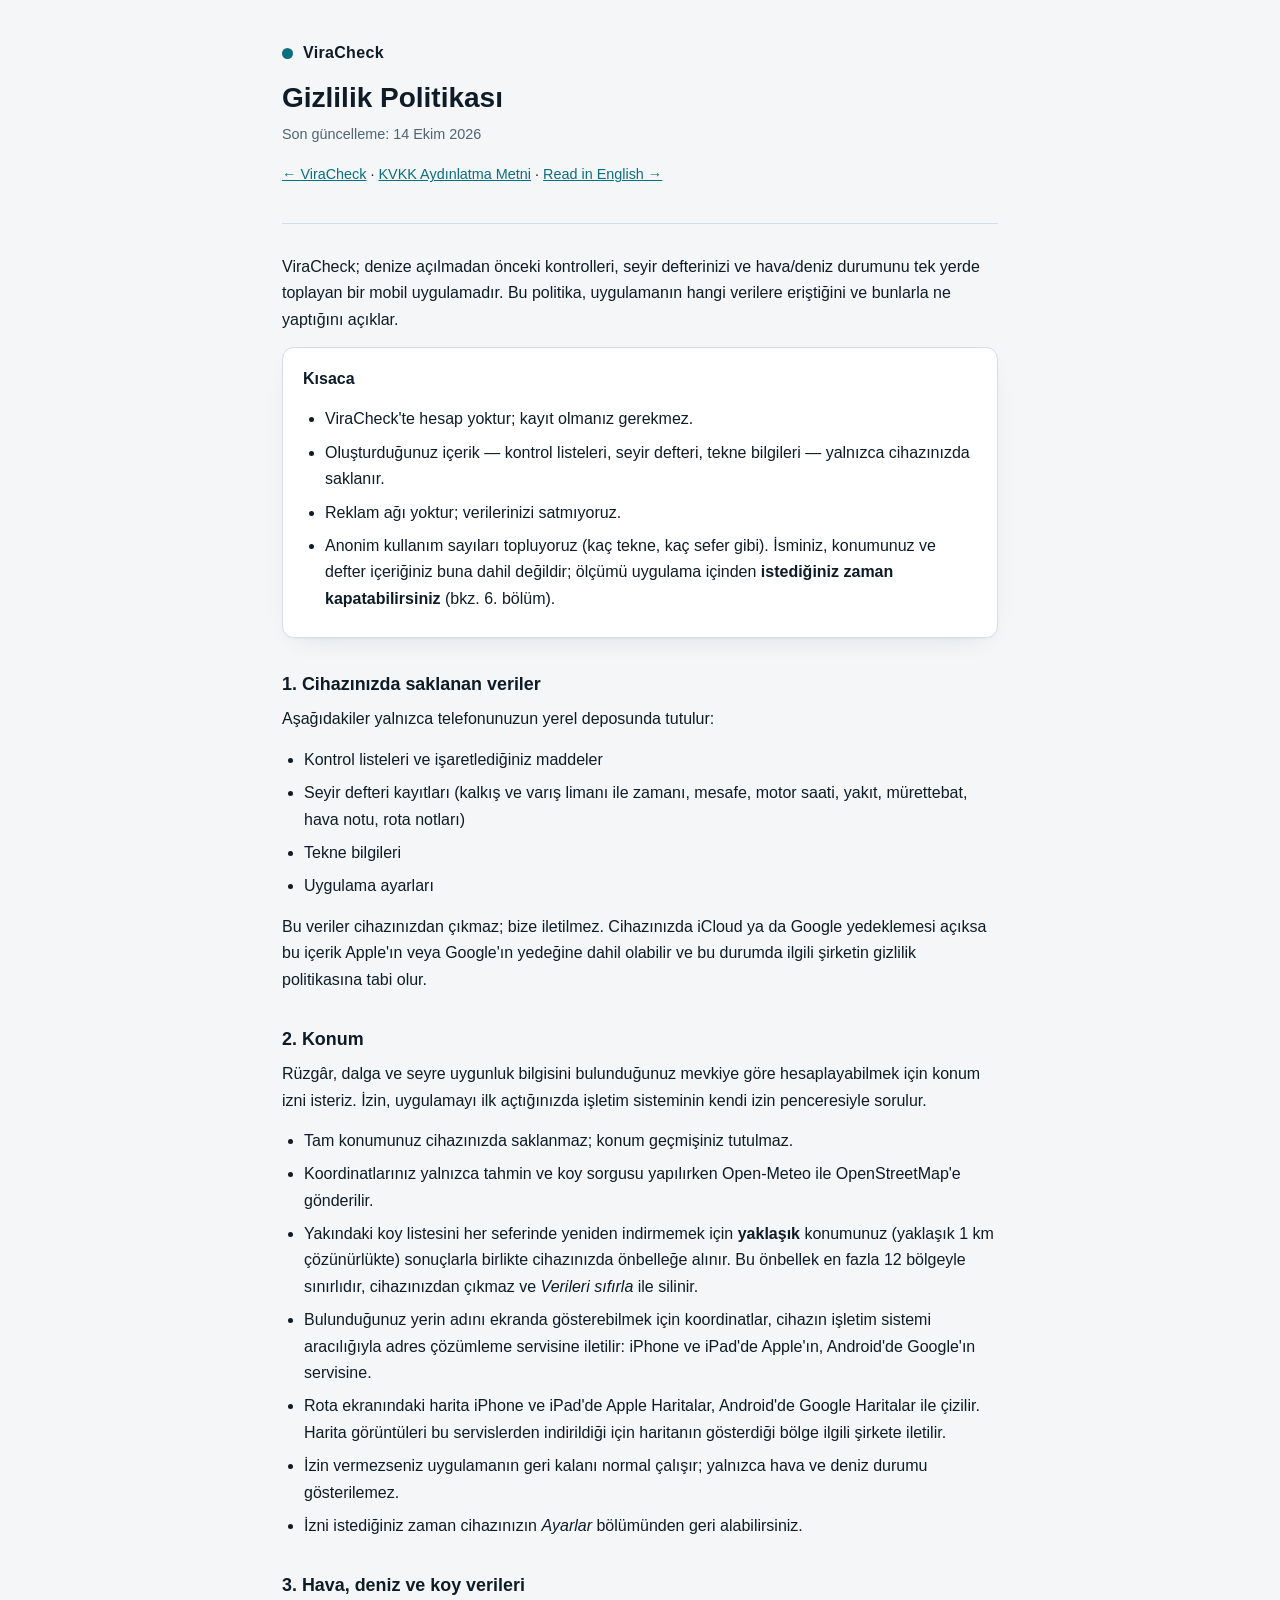
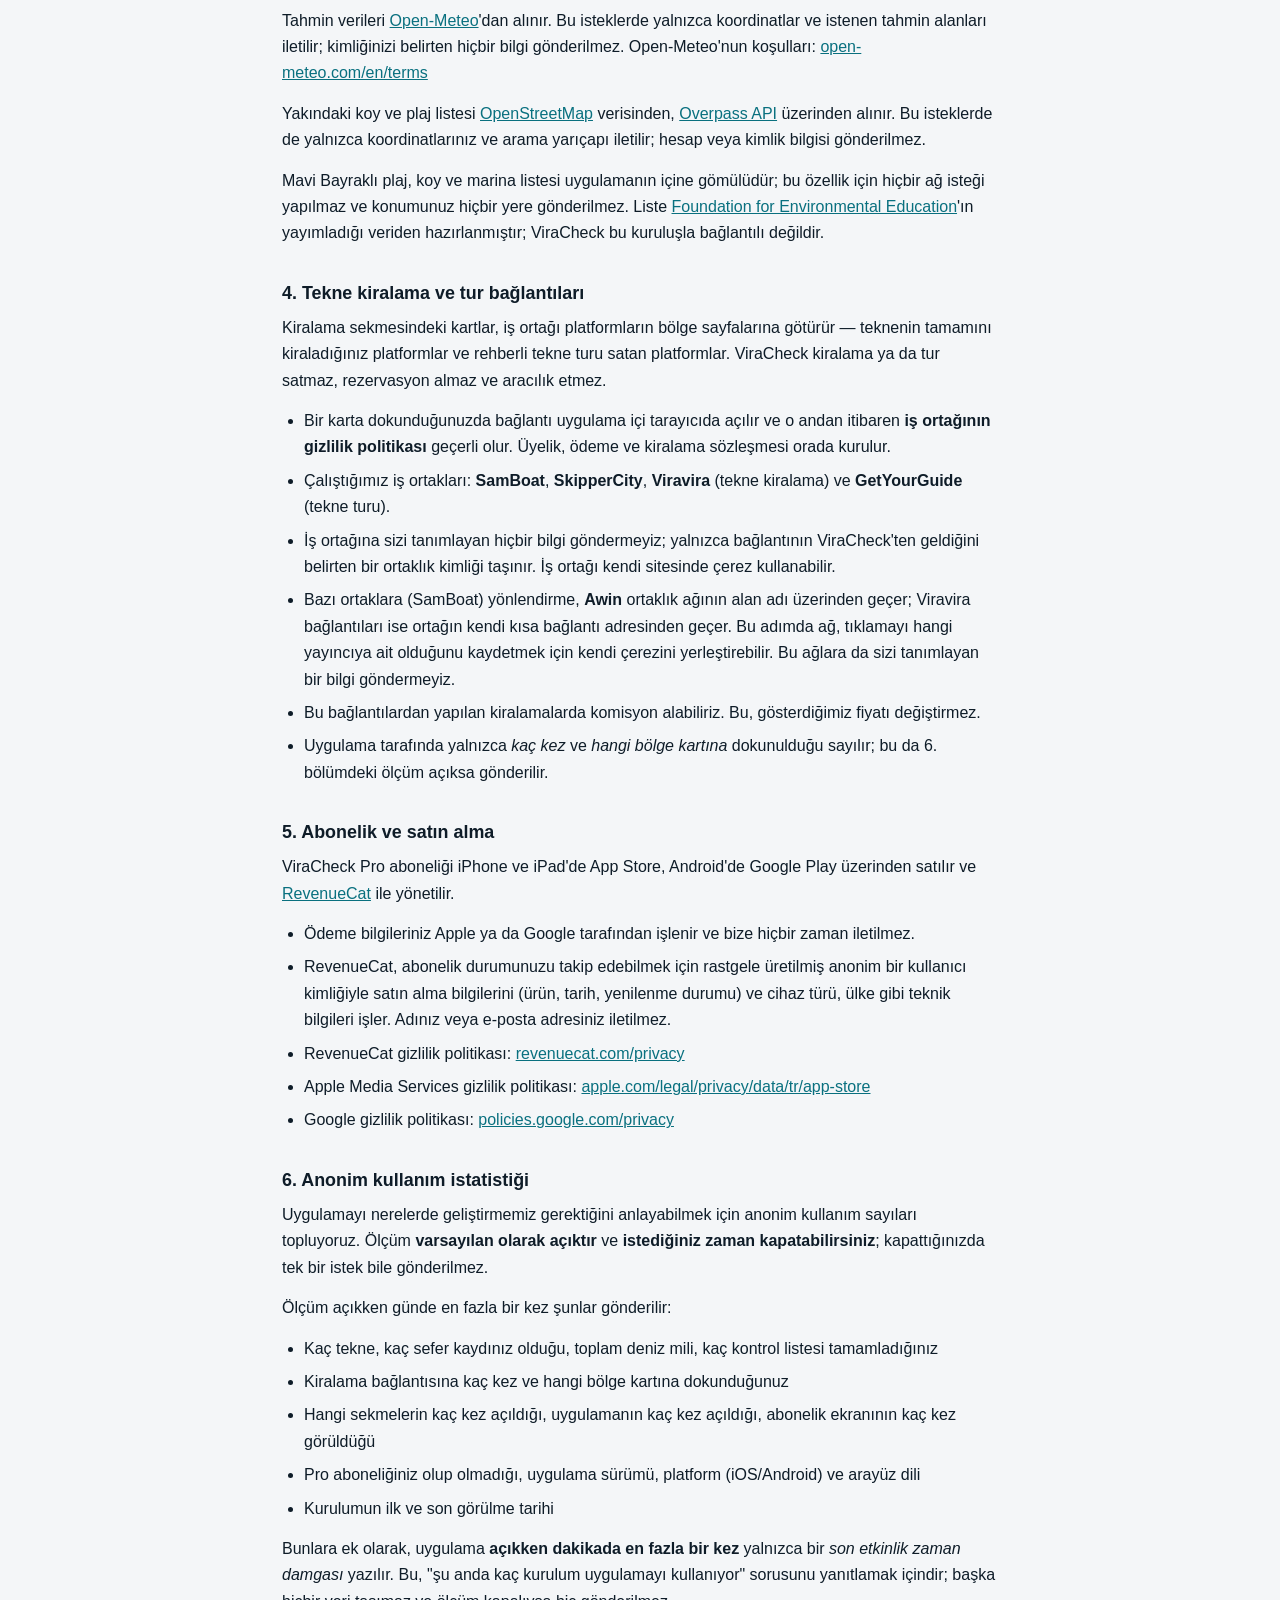
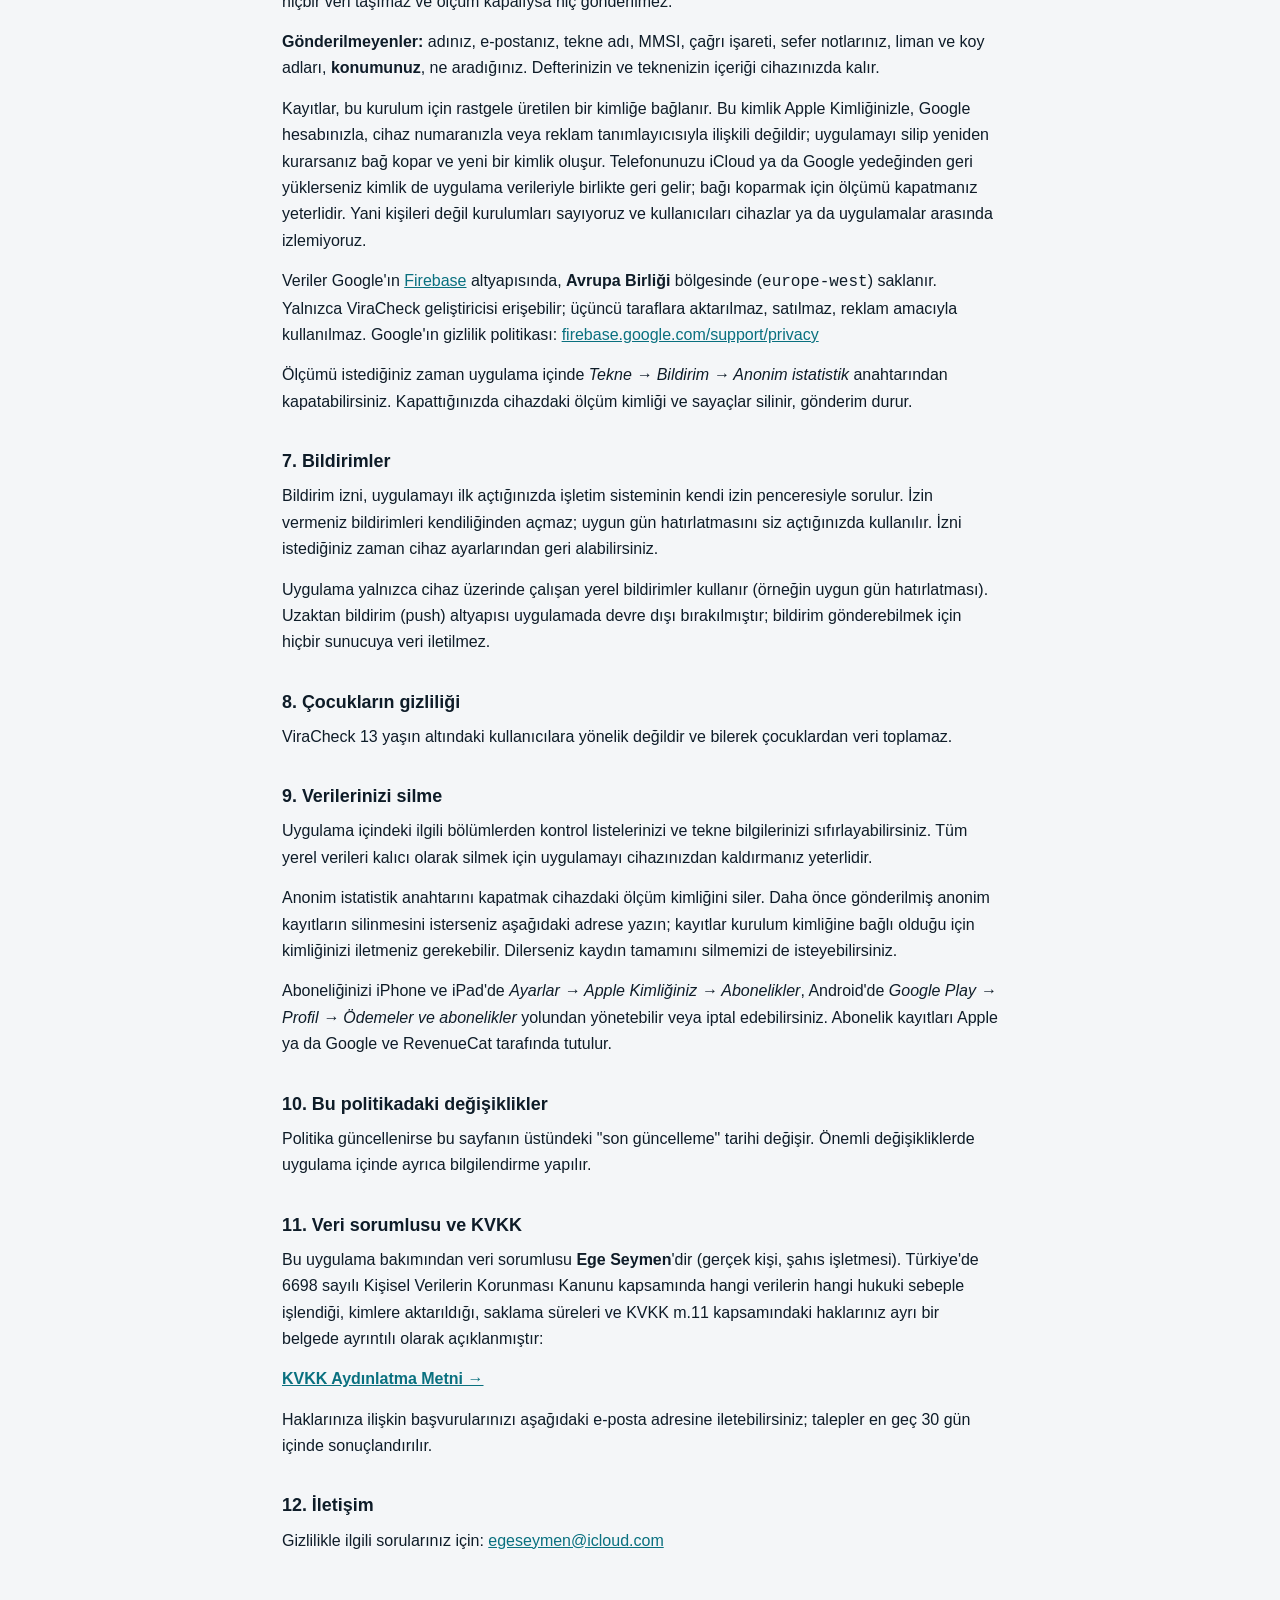
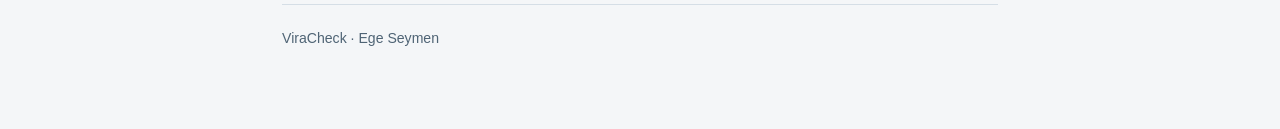
<file: privacy-tr.html>
<!doctype html>
<html lang="tr">
<head>
<meta charset="utf-8">
<meta name="viewport" content="width=device-width, initial-scale=1">
<title>ViraCheck — Gizlilik Politikası</title>
<meta name="description" content="ViraCheck gizlilik politikası: hesap yok, veriler cihazda kalır, konum yalnızca hava tahmini ve koy sorgusu için kullanılır.">
<link rel="canonical" href="https://egesey.github.io/viracheck/privacy-tr.html">
<link rel="alternate" hreflang="tr" href="https://egesey.github.io/viracheck/privacy-tr.html">
<link rel="alternate" hreflang="en" href="https://egesey.github.io/viracheck/privacy-en.html">
<link rel="icon" href="favicon.png" type="image/png">
<meta name="theme-color" content="#F4F6F8">
<!-- Impact iş ortağı ağı site doğrulaması. -->
<meta name='impact-site-verification' value='7d20c3fe-10fc-4278-ba26-3518eeddc6a9'>
<style>
  /* Palet uygulamanın beyaz temasından (src/theme.ts → lightColors) gelir;
   * site sistem temasını takip etmez, uygulamanın birincil görünümünü izler. */
  :root{
    color-scheme:light;
    --bg:#F4F6F8; --fg:#0E1C28; --muted:#4F6475; --line:#D5DEE6;
    --accent:#09707F; --card:#FFFFFF;
  }
  *{box-sizing:border-box}
  body{
    margin:0; background:var(--bg); color:var(--fg);
    font:16px/1.65 -apple-system,BlinkMacSystemFont,"Segoe UI",Roboto,Helvetica,Arial,sans-serif;
    -webkit-text-size-adjust:100%;
  }
  .wrap{max-width:760px; margin:0 auto; padding:40px 22px 80px}
  header{border-bottom:1px solid var(--line); padding-bottom:22px; margin-bottom:30px}
  .brand{display:flex; align-items:center; gap:10px; margin-bottom:14px}
  .dot{width:11px;height:11px;border-radius:50%;background:var(--accent);flex:none}
  .brand span{font-weight:700; letter-spacing:.02em}
  h1{font-size:1.75rem; line-height:1.25; margin:0 0 8px}
  .date{color:var(--muted); font-size:.9rem; margin:0}
  .lang{margin-top:16px; font-size:.9rem}
  .lang a{color:var(--accent)}
  h2{font-size:1.12rem; margin:34px 0 10px; line-height:1.35}
  p{margin:0 0 14px}
  ul{margin:0 0 14px; padding-left:22px}
  li{margin-bottom:7px}
  a{color:var(--accent); overflow-wrap:anywhere}
  .card{background:var(--card); border:1px solid var(--line); border-radius:12px; padding:18px 20px; margin:0 0 8px;
    box-shadow:0 1px 2px rgba(14,28,40,.04), 0 10px 28px -16px rgba(14,28,40,.16)}
  .card p:last-child, .card ul:last-child{margin-bottom:0}
  footer{margin-top:50px; padding-top:22px; border-top:1px solid var(--line); color:var(--muted); font-size:.88rem}
</style>
</head>
<body>
<div class="wrap">

<header>
  <div class="brand"><span class="dot"></span><span>ViraCheck</span></div>
  <h1>Gizlilik Politikası</h1>
  <p class="date">Son güncelleme: 14 Ekim 2026</p>
  <p class="lang"><a href="index.html">← ViraCheck</a> · <a href="kvkk-tr.html">KVKK Aydınlatma Metni</a> · <a href="privacy-en.html">Read in English →</a></p>
</header>

<p>ViraCheck; denize açılmadan önceki kontrolleri, seyir defterinizi ve hava/deniz durumunu tek yerde toplayan bir mobil uygulamadır. Bu politika, uygulamanın hangi verilere eriştiğini ve bunlarla ne yaptığını açıklar.</p>

<div class="card">
  <p><strong>Kısaca</strong></p>
  <ul>
    <li>ViraCheck'te hesap yoktur; kayıt olmanız gerekmez.</li>
    <li>Oluşturduğunuz içerik — kontrol listeleri, seyir defteri, tekne bilgileri — yalnızca cihazınızda saklanır.</li>
    <li>Reklam ağı yoktur; verilerinizi satmıyoruz.</li>
    <li>Anonim kullanım sayıları topluyoruz (kaç tekne, kaç sefer gibi). İsminiz, konumunuz ve defter içeriğiniz buna dahil değildir; ölçümü uygulama içinden <strong>istediğiniz zaman kapatabilirsiniz</strong> (bkz. 6. bölüm).</li>
  </ul>
</div>

<h2>1. Cihazınızda saklanan veriler</h2>
<p>Aşağıdakiler yalnızca telefonunuzun yerel deposunda tutulur:</p>
<ul>
  <li>Kontrol listeleri ve işaretlediğiniz maddeler</li>
  <li>Seyir defteri kayıtları (kalkış ve varış limanı ile zamanı, mesafe, motor saati, yakıt, mürettebat, hava notu, rota notları)</li>
  <li>Tekne bilgileri</li>
  <li>Uygulama ayarları</li>
</ul>
<p>Bu veriler cihazınızdan çıkmaz; bize iletilmez. Cihazınızda iCloud ya da Google yedeklemesi açıksa bu içerik Apple'ın veya Google'ın yedeğine dahil olabilir ve bu durumda ilgili şirketin gizlilik politikasına tabi olur.</p>

<h2>2. Konum</h2>
<p>Rüzgâr, dalga ve seyre uygunluk bilgisini bulunduğunuz mevkiye göre hesaplayabilmek için konum izni isteriz. İzin, uygulamayı ilk açtığınızda işletim sisteminin kendi izin penceresiyle sorulur.</p>
<ul>
  <li>Tam konumunuz cihazınızda saklanmaz; konum geçmişiniz tutulmaz.</li>
  <li>Koordinatlarınız yalnızca tahmin ve koy sorgusu yapılırken Open-Meteo ile OpenStreetMap'e gönderilir.</li>
  <li>Yakındaki koy listesini her seferinde yeniden indirmemek için <strong>yaklaşık</strong> konumunuz (yaklaşık 1 km çözünürlükte) sonuçlarla birlikte cihazınızda önbelleğe alınır. Bu önbellek en fazla 12 bölgeyle sınırlıdır, cihazınızdan çıkmaz ve <em>Verileri sıfırla</em> ile silinir.</li>
  <li>Bulunduğunuz yerin adını ekranda gösterebilmek için koordinatlar, cihazın işletim sistemi aracılığıyla adres çözümleme servisine iletilir: iPhone ve iPad'de Apple'ın, Android'de Google'ın servisine.</li>
  <li>Rota ekranındaki harita iPhone ve iPad'de Apple Haritalar, Android'de Google Haritalar ile çizilir. Harita görüntüleri bu servislerden indirildiği için haritanın gösterdiği bölge ilgili şirkete iletilir.</li>
  <li>İzin vermezseniz uygulamanın geri kalanı normal çalışır; yalnızca hava ve deniz durumu gösterilemez.</li>
  <li>İzni istediğiniz zaman cihazınızın <em>Ayarlar</em> bölümünden geri alabilirsiniz.</li>
</ul>

<h2>3. Hava, deniz ve koy verileri</h2>
<p>Tahmin verileri <a href="https://open-meteo.com">Open-Meteo</a>'dan alınır. Bu isteklerde yalnızca koordinatlar ve istenen tahmin alanları iletilir; kimliğinizi belirten hiçbir bilgi gönderilmez. Open-Meteo'nun koşulları: <a href="https://open-meteo.com/en/terms">open-meteo.com/en/terms</a></p>
<p>Yakındaki koy ve plaj listesi <a href="https://www.openstreetmap.org">OpenStreetMap</a> verisinden, <a href="https://overpass-api.de">Overpass API</a> üzerinden alınır. Bu isteklerde de yalnızca koordinatlarınız ve arama yarıçapı iletilir; hesap veya kimlik bilgisi gönderilmez.</p>
<p>Mavi Bayraklı plaj, koy ve marina listesi uygulamanın içine gömülüdür; bu özellik için hiçbir ağ isteği yapılmaz ve konumunuz hiçbir yere gönderilmez. Liste <a href="https://www.blueflag.global">Foundation for Environmental Education</a>'ın yayımladığı veriden hazırlanmıştır; ViraCheck bu kuruluşla bağlantılı değildir.</p>

<h2>4. Tekne kiralama ve tur bağlantıları</h2>
<p>Kiralama sekmesindeki kartlar, iş ortağı platformların bölge sayfalarına götürür — teknenin tamamını kiraladığınız platformlar ve rehberli tekne turu satan platformlar. ViraCheck kiralama ya da tur satmaz, rezervasyon almaz ve aracılık etmez.</p>
<ul>
  <li>Bir karta dokunduğunuzda bağlantı uygulama içi tarayıcıda açılır ve o andan itibaren <strong>iş ortağının gizlilik politikası</strong> geçerli olur. Üyelik, ödeme ve kiralama sözleşmesi orada kurulur.</li>
  <li>Çalıştığımız iş ortakları: <strong>SamBoat</strong>, <strong>SkipperCity</strong>, <strong>Viravira</strong> (tekne kiralama) ve <strong>GetYourGuide</strong> (tekne turu).</li>
  <li>İş ortağına sizi tanımlayan hiçbir bilgi göndermeyiz; yalnızca bağlantının ViraCheck'ten geldiğini belirten bir ortaklık kimliği taşınır. İş ortağı kendi sitesinde çerez kullanabilir.</li>
  <li>Bazı ortaklara (SamBoat) yönlendirme, <strong>Awin</strong> ortaklık ağının alan adı üzerinden geçer; Viravira bağlantıları ise ortağın kendi kısa bağlantı adresinden geçer. Bu adımda ağ, tıklamayı hangi yayıncıya ait olduğunu kaydetmek için kendi çerezini yerleştirebilir. Bu ağlara da sizi tanımlayan bir bilgi göndermeyiz.</li>
  <li>Bu bağlantılardan yapılan kiralamalarda komisyon alabiliriz. Bu, gösterdiğimiz fiyatı değiştirmez.</li>
  <li>Uygulama tarafında yalnızca <em>kaç kez</em> ve <em>hangi bölge kartına</em> dokunulduğu sayılır; bu da 6. bölümdeki ölçüm açıksa gönderilir.</li>
</ul>

<h2>5. Abonelik ve satın alma</h2>
<p>ViraCheck Pro aboneliği iPhone ve iPad'de App Store, Android'de Google Play üzerinden satılır ve <a href="https://www.revenuecat.com">RevenueCat</a> ile yönetilir.</p>
<ul>
  <li>Ödeme bilgileriniz Apple ya da Google tarafından işlenir ve bize hiçbir zaman iletilmez.</li>
  <li>RevenueCat, abonelik durumunuzu takip edebilmek için rastgele üretilmiş anonim bir kullanıcı kimliğiyle satın alma bilgilerini (ürün, tarih, yenilenme durumu) ve cihaz türü, ülke gibi teknik bilgileri işler. Adınız veya e-posta adresiniz iletilmez.</li>
  <li>RevenueCat gizlilik politikası: <a href="https://www.revenuecat.com/privacy">revenuecat.com/privacy</a></li>
  <li>Apple Media Services gizlilik politikası: <a href="https://www.apple.com/legal/privacy/data/tr/app-store/">apple.com/legal/privacy/data/tr/app-store</a></li>
  <li>Google gizlilik politikası: <a href="https://policies.google.com/privacy?hl=tr">policies.google.com/privacy</a></li>
</ul>

<h2>6. Anonim kullanım istatistiği</h2>
<p>Uygulamayı nerelerde geliştirmemiz gerektiğini anlayabilmek için anonim kullanım sayıları topluyoruz. Ölçüm <strong>varsayılan olarak açıktır</strong> ve <strong>istediğiniz zaman kapatabilirsiniz</strong>; kapattığınızda tek bir istek bile gönderilmez.</p>
<p>Ölçüm açıkken günde en fazla bir kez şunlar gönderilir:</p>
<ul>
  <li>Kaç tekne, kaç sefer kaydınız olduğu, toplam deniz mili, kaç kontrol listesi tamamladığınız</li>
  <li>Kiralama bağlantısına kaç kez ve hangi bölge kartına dokunduğunuz</li>
  <li>Hangi sekmelerin kaç kez açıldığı, uygulamanın kaç kez açıldığı, abonelik ekranının kaç kez görüldüğü</li>
  <li>Pro aboneliğiniz olup olmadığı, uygulama sürümü, platform (iOS/Android) ve arayüz dili</li>
  <li>Kurulumun ilk ve son görülme tarihi</li>
</ul>
<p>Bunlara ek olarak, uygulama <strong>açıkken dakikada en fazla bir kez</strong> yalnızca bir <em>son etkinlik zaman damgası</em> yazılır. Bu, "şu anda kaç kurulum uygulamayı kullanıyor" sorusunu yanıtlamak içindir; başka hiçbir veri taşımaz ve ölçüm kapalıysa hiç gönderilmez.</p>
<p><strong>Gönderilmeyenler:</strong> adınız, e-postanız, tekne adı, MMSI, çağrı işareti, sefer notlarınız, liman ve koy adları, <strong>konumunuz</strong>, ne aradığınız. Defterinizin ve teknenizin içeriği cihazınızda kalır.</p>
<p>Kayıtlar, bu kurulum için rastgele üretilen bir kimliğe bağlanır. Bu kimlik Apple Kimliğinizle, Google hesabınızla, cihaz numaranızla veya reklam tanımlayıcısıyla ilişkili değildir; uygulamayı silip yeniden kurarsanız bağ kopar ve yeni bir kimlik oluşur. Telefonunuzu iCloud ya da Google yedeğinden geri yüklerseniz kimlik de uygulama verileriyle birlikte geri gelir; bağı koparmak için ölçümü kapatmanız yeterlidir. Yani kişileri değil kurulumları sayıyoruz ve kullanıcıları cihazlar ya da uygulamalar arasında izlemiyoruz.</p>
<p>Veriler Google'ın <a href="https://firebase.google.com">Firebase</a> altyapısında, <strong>Avrupa Birliği</strong> bölgesinde (<code>europe-west</code>) saklanır. Yalnızca ViraCheck geliştiricisi erişebilir; üçüncü taraflara aktarılmaz, satılmaz, reklam amacıyla kullanılmaz. Google'ın gizlilik politikası: <a href="https://firebase.google.com/support/privacy">firebase.google.com/support/privacy</a></p>
<p>Ölçümü istediğiniz zaman uygulama içinde <em>Tekne → Bildirim → Anonim istatistik</em> anahtarından kapatabilirsiniz. Kapattığınızda cihazdaki ölçüm kimliği ve sayaçlar silinir, gönderim durur.</p>

<h2>7. Bildirimler</h2>
<p>Bildirim izni, uygulamayı ilk açtığınızda işletim sisteminin kendi izin penceresiyle sorulur. İzin vermeniz bildirimleri kendiliğinden açmaz; uygun gün hatırlatmasını siz açtığınızda kullanılır. İzni istediğiniz zaman cihaz ayarlarından geri alabilirsiniz.</p>
<p>Uygulama yalnızca cihaz üzerinde çalışan yerel bildirimler kullanır (örneğin uygun gün hatırlatması). Uzaktan bildirim (push) altyapısı uygulamada devre dışı bırakılmıştır; bildirim gönderebilmek için hiçbir sunucuya veri iletilmez.</p>

<h2>8. Çocukların gizliliği</h2>
<p>ViraCheck 13 yaşın altındaki kullanıcılara yönelik değildir ve bilerek çocuklardan veri toplamaz.</p>

<h2>9. Verilerinizi silme</h2>
<p>Uygulama içindeki ilgili bölümlerden kontrol listelerinizi ve tekne bilgilerinizi sıfırlayabilirsiniz. Tüm yerel verileri kalıcı olarak silmek için uygulamayı cihazınızdan kaldırmanız yeterlidir.</p>
<p>Anonim istatistik anahtarını kapatmak cihazdaki ölçüm kimliğini siler. Daha önce gönderilmiş anonim kayıtların silinmesini isterseniz aşağıdaki adrese yazın; kayıtlar kurulum kimliğine bağlı olduğu için kimliğinizi iletmeniz gerekebilir. Dilerseniz kaydın tamamını silmemizi de isteyebilirsiniz.</p>
<p>Aboneliğinizi iPhone ve iPad'de <em>Ayarlar → Apple Kimliğiniz → Abonelikler</em>, Android'de <em>Google Play → Profil → Ödemeler ve abonelikler</em> yolundan yönetebilir veya iptal edebilirsiniz. Abonelik kayıtları Apple ya da Google ve RevenueCat tarafında tutulur.</p>

<h2>10. Bu politikadaki değişiklikler</h2>
<p>Politika güncellenirse bu sayfanın üstündeki "son güncelleme" tarihi değişir. Önemli değişikliklerde uygulama içinde ayrıca bilgilendirme yapılır.</p>

<h2>11. Veri sorumlusu ve KVKK</h2>
<p>Bu uygulama bakımından veri sorumlusu <strong>Ege Seymen</strong>'dir (gerçek kişi, şahıs işletmesi).
Türkiye'de 6698 sayılı Kişisel Verilerin Korunması Kanunu kapsamında hangi verilerin hangi hukuki sebeple
işlendiği, kimlere aktarıldığı, saklama süreleri ve KVKK m.11 kapsamındaki haklarınız ayrı bir belgede
ayrıntılı olarak açıklanmıştır:</p>
<p><a href="kvkk-tr.html"><strong>KVKK Aydınlatma Metni →</strong></a></p>
<p>Haklarınıza ilişkin başvurularınızı aşağıdaki e-posta adresine iletebilirsiniz; talepler en geç 30 gün
içinde sonuçlandırılır.</p>

<h2>12. İletişim</h2>
<p>Gizlilikle ilgili sorularınız için: <a href="mailto:egeseymen@icloud.com">egeseymen@icloud.com</a></p>

<footer>
  ViraCheck · Ege Seymen
</footer>

</div>
</body>
</html>
</file>
<file: site.css>
/* ViraCheck — tanıtım sitesi
 *
 * Renkler uygulamanın kendi paletinden gelir (src/theme.ts → lightColors).
 * Uygulamanın birincil teması beyaz; gece modu kullanıcının açtığı bir
 * seçenek. Site de bu yüzden beyaz ve sistem temasını TAKİP ETMEZ: siteyi
 * görüp uygulamayı indiren kişi aynı görünümle karşılaşsın.
 *
 * Marka turkuazı (#2ED3C6) beyaz üzerinde 1.7:1 kalıyor, yani okunmuyor;
 * vurgu bu yüzden aynı ailenin koyu tonu (#09707F, beyaz üzerinde 5.78:1).
 * Uygulamadaki palet de aynı sebeple böyle.
 */

:root{
  color-scheme:light;
  --bg:#F4F6F8; --fg:#0E1C28; --muted:#4F6475; --faint:#5E7282; --line:#D5DEE6;
  --accent:#09707F; --accent-soft:#E6F1F2; --card:#FFFFFF;
  --on-accent:#FFFFFF; --danger:#C62A2F;
  --radius:16px;
  /* Beyaz zeminde kartları ayırmak için kenarlık tek başına zayıf kalıyor;
   * çok yumuşak bir gölge derinliği veriyor. */
  --golge:0 1px 2px rgba(14,28,40,.04), 0 10px 28px -16px rgba(14,28,40,.16);
  --golge-guclu:0 2px 6px rgba(14,28,40,.06), 0 28px 60px -28px rgba(14,28,40,.30);
}

*{box-sizing:border-box}
html{scroll-behavior:smooth}
body{
  margin:0; background:var(--bg); color:var(--fg);
  font:16px/1.65 -apple-system,BlinkMacSystemFont,"Segoe UI",Roboto,Helvetica,Arial,sans-serif;
  -webkit-text-size-adjust:100%; -webkit-font-smoothing:antialiased;
}
a{color:var(--accent); text-decoration:none; overflow-wrap:anywhere}
a:hover{text-decoration:underline}
.wrap{max-width:1080px; margin:0 auto; padding:0 24px}

/* ------------------------------------------------------------ kahraman */

.hero{
  position:relative; overflow:hidden;
  /* Uygulamanın açık temadaki gökyüzü zemini: üstte soluk deniz mavisi,
   * aşağı doğru sayfa zeminine sönüyor. */
  background:linear-gradient(180deg,#DCEAF2 0%,#EBF1F5 38%,var(--bg) 78%);
  color:var(--fg);
}
.hero::before{
  content:""; position:absolute; inset:0; pointer-events:none;
  background:
    radial-gradient(760px 440px at 50% -4%, rgba(9,112,127,.10), transparent 64%),
    radial-gradient(420px 300px at 12% 30%, rgba(9,112,127,.05), transparent 70%);
}
.hero > *{position:relative}

.nav{
  display:flex; align-items:center; justify-content:space-between;
  gap:16px; padding:22px 0;
}
.brand{display:flex; align-items:center; gap:11px; font-weight:700; letter-spacing:.01em}
.brand img{width:30px; height:30px; border-radius:8px; display:block}
.nav a{color:var(--muted); font-size:.92rem}
.nav a:hover{color:var(--accent)}

.hero-inner{text-align:center; padding:38px 0 0}
.hero .mark{
  width:82px; height:82px; border-radius:20px; display:block; margin:0 auto 26px;
  box-shadow:0 18px 38px -16px rgba(14,28,40,.45);
}
.hero h1{
  font-size:clamp(2rem, 5.2vw, 3.35rem); line-height:1.1;
  letter-spacing:-.028em; margin:0 0 18px; font-weight:700;
}
/* Paragraf düğmenin altında: reklamdan telefonla gelen ziyaretçi App Store
 * düğmesini kaydırmadan, ilk ekranda görmeli. */
.hero .lead{
  font-size:clamp(1.02rem, 1.8vw, 1.2rem); color:var(--muted);
  max-width:600px; margin:28px auto 0;
}
.pill{
  display:inline-flex; align-items:center; gap:10px;
  border:1px solid var(--line); background:rgba(255,255,255,.76);
  border-radius:999px; padding:10px 20px; font-size:.92rem;
  color:var(--muted); backdrop-filter:blur(6px);
}
.pill b{color:var(--fg); font-weight:600}
.store-btn{
  display:inline-block; margin-top:20px; padding:14px 28px; border-radius:999px;
  background:var(--accent); color:var(--on-accent); font-weight:700; font-size:1.02rem;
  box-shadow:0 16px 34px -18px rgba(9,112,127,.75);
}
.store-btn:hover{filter:brightness(1.08); text-decoration:none}
/* Masaüstünden bakan ziyaretçi için: bağlantı App Store uygulamasına
 * devrediliyor ve ViraCheck Mac'te listelenmiyor; hangi cihaz olduğunu
 * baştan söylemek hata ekranından iyi. */
.store-not{margin:12px 0 0; font-size:.88rem; color:var(--faint)}

.pill .dot{
  width:8px; height:8px; border-radius:50%; background:var(--accent);
  box-shadow:0 0 0 4px rgba(9,112,127,.14);
}

/* ------------------------------------------------------- cihaz çerçevesi */

/* Çerçeve koyu kalıyor: gerçek telefonun kasası koyu ve açık zeminde
 * ekranın nerede bittiğini ancak o ayırıyor. */
.phone{
  border-radius:34px; padding:7px;
  background:linear-gradient(155deg,#3b4b5c 0%,#1d2a36 42%,#121b24 100%);
  box-shadow:var(--golge-guclu);
}
.phone img{display:block; width:100%; height:auto; border-radius:28px}

/* Kahramandaki üçlü diziliş: ortadaki önde ve büyük, yanlar geride.
 * Telefonlar bölümün altından taşar; sert kesik yerine zemine karışsınlar
 * diye alta bir geçiş serilir (::after). */
.stage{
  position:relative;
  display:flex; align-items:flex-end; justify-content:center;
  gap:0; margin:52px 0 0; padding-bottom:8px;
}
.stage::after{
  content:""; position:absolute; left:-40px; right:-40px; bottom:0;
  height:150px; pointer-events:none;
  background:linear-gradient(180deg, rgba(244,246,248,0) 0%, var(--bg) 84%);
}
.stage .phone{width:264px; flex:none}
.stage .side{width:228px; opacity:.94}
.stage .left{transform:translateX(34px) translateY(26px) rotate(-4deg); z-index:1}
.stage .right{transform:translateX(-34px) translateY(26px) rotate(4deg); z-index:1}
.stage .center{z-index:2}

/* ------------------------------------------------------------- bölümler */

section{padding:78px 0}
section + section{border-top:1px solid var(--line)}
.eyebrow{
  display:inline-block; font-size:.78rem; font-weight:700; letter-spacing:.09em;
  text-transform:uppercase; color:var(--accent); margin:0 0 12px;
}
h2{font-size:clamp(1.5rem, 3vw, 2rem); line-height:1.2; letter-spacing:-.02em; margin:0 0 12px}
.sub{color:var(--muted); margin:0 0 40px; max-width:620px; font-size:1.03rem}

.grid{display:grid; grid-template-columns:repeat(3,1fr); gap:20px}
.feature{
  background:var(--card); border:1px solid var(--line);
  border-radius:var(--radius); padding:26px 24px; box-shadow:var(--golge);
}
.icon{
  width:42px; height:42px; border-radius:12px; margin-bottom:16px;
  background:var(--accent-soft); color:var(--accent);
  display:flex; align-items:center; justify-content:center;
}
.icon svg{width:21px; height:21px; stroke:currentColor; fill:none;
  stroke-width:2; stroke-linecap:round; stroke-linejoin:round}
.feature h3{margin:0 0 8px; font-size:1.06rem; letter-spacing:-.01em}
.feature p{margin:0; color:var(--muted); font-size:.95rem; line-height:1.6}

/* ------------------------------------------------------- ikili gösterim */

.split{display:grid; grid-template-columns:1fr 320px; gap:64px; align-items:center}
.split .phone{width:100%}
.checks{list-style:none; margin:26px 0 0; padding:0}
.checks li{
  position:relative; padding-left:30px; margin-bottom:13px; color:var(--muted);
}
.checks li::before{
  content:""; position:absolute; left:0; top:.5em;
  width:16px; height:9px; border-left:2.5px solid var(--accent);
  border-bottom:2.5px solid var(--accent); transform:rotate(-45deg);
}
.checks strong{color:var(--fg); font-weight:600}

/* --------------------------------------------------------------- panel */

.panel{
  background:var(--card); border:1px solid var(--line);
  border-radius:var(--radius); padding:34px 36px; box-shadow:var(--golge);
}
.panel.alert{border-color:color-mix(in srgb, var(--danger) 34%, var(--line))}
.panel.alert .icon{background:rgba(198,42,47,.10); color:var(--danger)}

/* ------------------------------------------------- iş ortaklığı bölümü */

/* Reklamveren ağları (Awin, doğrudan ortaklıklar) başvuruyu değerlendirirken
 * bu bölüme bakıyor: kitle kim, entegrasyon nasıl çalışıyor, kime yazılır. */
.partner-grid{display:grid; grid-template-columns:repeat(3,1fr); gap:20px; margin-top:28px}
.stat{
  background:var(--card); border:1px solid var(--line); border-radius:var(--radius);
  padding:22px 24px; box-shadow:var(--golge);
}
.stat b{display:block; font-size:1.42rem; letter-spacing:-.02em; margin-bottom:4px}
.stat span{color:var(--muted); font-size:.92rem}
.partner-cta{
  margin-top:24px; display:flex; flex-wrap:wrap; gap:12px 20px; align-items:center;
}
.btn-ghost{
  display:inline-block; padding:12px 24px; border-radius:999px;
  border:1px solid var(--accent); color:var(--accent); font-weight:600; font-size:.96rem;
}
.btn-ghost:hover{background:var(--accent-soft); text-decoration:none}

/* Ortak markaları — tek sıra, sade. */
.brands{
  display:flex; flex-wrap:wrap; gap:10px; margin:22px 0 0; padding:0; list-style:none;
}
.brands li{
  border:1px solid var(--line); background:var(--card); border-radius:999px;
  padding:8px 16px; font-size:.92rem; color:var(--muted);
}
.brands li b{color:var(--fg); font-weight:600}

/* ----------------------------------------------- kiralama ve turlar */

/* Sayfanın gelir bölümü. Düz istatistik kartları ürünü anlatmıyordu;
 * ziyaretçi neyi kiralayacağını ve nereye gideceğini görsün diye iki ürün
 * fotoğraflı kartla, bölgeler de fotoğraflı karolarla gösteriliyor.
 * Fotoğraflar Wikimedia Commons'tan; künyeleri altlıkta. */

.offers{display:grid; grid-template-columns:repeat(2,1fr); gap:24px}
.offer{
  background:var(--card); border:1px solid var(--line); border-radius:20px;
  overflow:hidden; box-shadow:var(--golge); display:flex; flex-direction:column;
}
.offer-media{position:relative; aspect-ratio:16/10; overflow:hidden; background:#cfdde6}
.offer-media img{
  display:block; width:100%; height:100%; object-fit:cover;
  transition:transform .7s cubic-bezier(.2,.7,.2,1);
}
.offer:hover .offer-media img{transform:scale(1.04)}
/* Alt kenarda koyulaşma: üstüne yazılan sayı her fotoğrafta okunsun. */
.offer-media::after, .region::after{
  content:""; position:absolute; inset:0; pointer-events:none;
  background:linear-gradient(180deg, rgba(8,20,30,0) 40%, rgba(8,20,30,.8) 100%);
}
.offer-tag{
  position:absolute; left:18px; top:18px; z-index:1;
  background:rgba(255,255,255,.92); color:var(--accent);
  border-radius:999px; padding:6px 14px; font-size:.76rem; font-weight:700;
  letter-spacing:.08em; text-transform:uppercase; backdrop-filter:blur(6px);
}
.offer-count{
  position:absolute; left:22px; bottom:16px; z-index:1; color:#fff;
  display:flex; align-items:baseline; gap:8px; text-shadow:0 1px 12px rgba(0,0,0,.25);
}
.offer-count b{font-size:2.6rem; line-height:1; letter-spacing:-.03em}
.offer-count span{font-size:.95rem; opacity:.92}
.offer-body{padding:26px 28px 28px; display:flex; flex-direction:column; flex:1}
.offer-body h3{margin:0 0 8px; font-size:1.3rem; letter-spacing:-.015em}
.offer-body > p{margin:0; color:var(--muted); font-size:.98rem}
.offer .checks{margin:20px 0 0}
.offer .checks li{margin-bottom:10px; font-size:.95rem}
.offer-partners{
  margin-top:auto; padding-top:18px; border-top:1px solid var(--line);
  display:flex; flex-wrap:wrap; align-items:center; gap:8px;
  font-size:.84rem; color:var(--faint);
}
.offer-body .checks{margin-bottom:22px}
.chip{
  border:1px solid var(--line); border-radius:999px; padding:5px 12px;
  color:var(--fg); font-weight:600; background:var(--bg);
}

.regions-head{
  display:flex; flex-wrap:wrap; align-items:flex-end; justify-content:space-between;
  gap:6px 20px; margin:64px 0 20px;
}
.regions-head h3{margin:0; font-size:1.3rem; letter-spacing:-.015em}
.regions-head p{margin:0; color:var(--muted); font-size:.92rem}
.region-grid{display:grid; grid-template-columns:repeat(3,1fr); gap:16px}
.region{
  position:relative; margin:0; border-radius:18px; overflow:hidden;
  aspect-ratio:4/3; box-shadow:var(--golge); background:#cfdde6;
}
.region img{
  display:block; width:100%; height:100%; object-fit:cover;
  transition:transform .7s cubic-bezier(.2,.7,.2,1);
}
.region:hover img{transform:scale(1.05)}
.region figcaption{
  position:absolute; left:18px; right:18px; bottom:15px; z-index:1; color:#fff;
  text-shadow:0 1px 10px rgba(0,0,0,.3);
}
.region figcaption b{display:block; font-size:1.22rem; letter-spacing:-.01em}
.region figcaption span{font-size:.84rem; opacity:.92}

.steps{display:grid; grid-template-columns:repeat(3,1fr); gap:20px; margin-top:64px}
.step{
  background:var(--card); border:1px solid var(--line); border-radius:var(--radius);
  padding:24px 24px 26px; box-shadow:var(--golge);
}
.step-no{
  width:34px; height:34px; border-radius:50%; margin-bottom:14px;
  background:var(--accent); color:var(--on-accent); font-weight:700; font-size:.95rem;
  display:flex; align-items:center; justify-content:center;
}
.step h4{margin:0 0 6px; font-size:1.04rem; letter-spacing:-.01em}
.step p{margin:0; color:var(--muted); font-size:.94rem; line-height:1.6}

.partner-strip{
  margin-top:28px; padding:22px 26px; border-radius:var(--radius);
  background:var(--accent-soft); border:1px solid color-mix(in srgb, var(--accent) 22%, var(--line));
  display:flex; flex-wrap:wrap; align-items:center; gap:12px 18px;
}
.partner-strip > span{font-size:.9rem; color:var(--muted); font-weight:600}
.partner-strip .brands{margin:0}
.partner-strip .fine{flex-basis:100%; margin:4px 0 0; max-width:none}

/* ----------------------------------------------------------- fiyatlama */

.plans{display:grid; grid-template-columns:repeat(2,1fr); gap:20px}
.plan{
  border:1px solid var(--line); border-radius:var(--radius);
  padding:30px 28px; background:var(--card); box-shadow:var(--golge);
}
.plan.pro{border-color:var(--accent); background:var(--accent-soft); box-shadow:none}
.plan h3{margin:0 0 6px; font-size:1.15rem}
.plan .tag{font-size:.82rem; color:var(--accent); font-weight:700; letter-spacing:.06em; text-transform:uppercase}
.plan ul{list-style:none; margin:18px 0 0; padding:0; color:var(--muted); font-size:.95rem}
.plan li{margin-bottom:9px}
.plan li::before{content:"·"; color:var(--accent); font-weight:700; margin-right:9px}

/* -------------------------------------------------------------- altlık */

footer{
  border-top:1px solid var(--line); padding:40px 0 70px;
  color:var(--muted); font-size:.92rem;
}
footer .links{margin:0 0 18px; display:flex; flex-wrap:wrap; gap:8px 20px}
.fine{font-size:.84rem; margin:0 0 9px; color:var(--faint); max-width:760px}

/* --------------------------------------------------------------- dar ekran */

@media (max-width:900px){
  .grid, .partner-grid{grid-template-columns:repeat(2,1fr)}
  .offers{grid-template-columns:1fr}
  .region-grid{grid-template-columns:repeat(2,1fr)}
  .steps{grid-template-columns:1fr}
  .split{grid-template-columns:1fr; gap:38px}
  .split .phone{width:270px; margin:0 auto}
}
@media (max-width:680px){
  section{padding:56px 0}
  /* İlk ekranda App Store düğmesine yer açmak için kahramanın üstü sıkışıyor. */
  .nav{padding:16px 0}
  .hero-inner{padding-top:14px}
  .hero .mark{width:64px; height:64px; border-radius:16px; margin-bottom:18px}
  .hero h1{margin-bottom:14px}
  .pill{padding:8px 16px; font-size:.86rem}
  .store-btn{margin-top:16px}
  .grid, .plans, .partner-grid{grid-template-columns:1fr}
  .panel{padding:26px 22px}
  .offer-body{padding:22px 22px 24px}
  .offer-count b{font-size:2.2rem}
  .region-grid{gap:12px}
  .region figcaption{left:14px; right:14px; bottom:12px}
  .region figcaption b{font-size:1.05rem}
  .region figcaption span{font-size:.78rem}

  /* Dar ekranda da üç telefon birden görünsün. Kartlar küçülüp birbirine
   * sokuluyor: `translateX` yalnızca görüntüyü kaydırır, yerleşim genişliğini
   * değiştirmez — bu yüzden satırın taşmaması için negatif kenar boşluğu
   * gerekiyor. Toplam genişlik 336px; 384px ve üzeri ekranlara sığar. */
  .stage{margin-top:40px}
  .stage .phone{width:168px; padding:5px; border-radius:24px}
  .stage .phone img{border-radius:20px}
  .stage .side{width:140px}
  .stage .left{margin-right:-56px; transform:translateY(18px) rotate(-4deg)}
  .stage .right{margin-left:-56px; transform:translateY(18px) rotate(4deg)}
  .stage::after{height:110px}
}

/* iPhone SE / mini genişliği: bir kademe daha küçült, toplam 300px. */
@media (max-width:400px){
  .stage .phone{width:150px}
  .stage .side{width:125px}
  .stage .left{margin-right:-50px}
  .stage .right{margin-left:-50px}
}

/* SSS / FAQ */
.faq{display:grid; gap:12px; max-width:820px}
.faq-item{background:var(--card); border:1px solid var(--line); border-radius:14px; padding:0 20px}
.faq-item summary{cursor:pointer; list-style:none; padding:17px 28px 17px 0; font-weight:600; position:relative}
.faq-item summary::-webkit-details-marker{display:none}
.faq-item summary::after{content:"+"; position:absolute; right:0; top:14px; font-size:1.3rem; color:var(--accent)}
.faq-item[open] summary::after{content:"\2212"}
.faq-item p{margin:0 0 18px; color:var(--muted); line-height:1.65}
</file>
